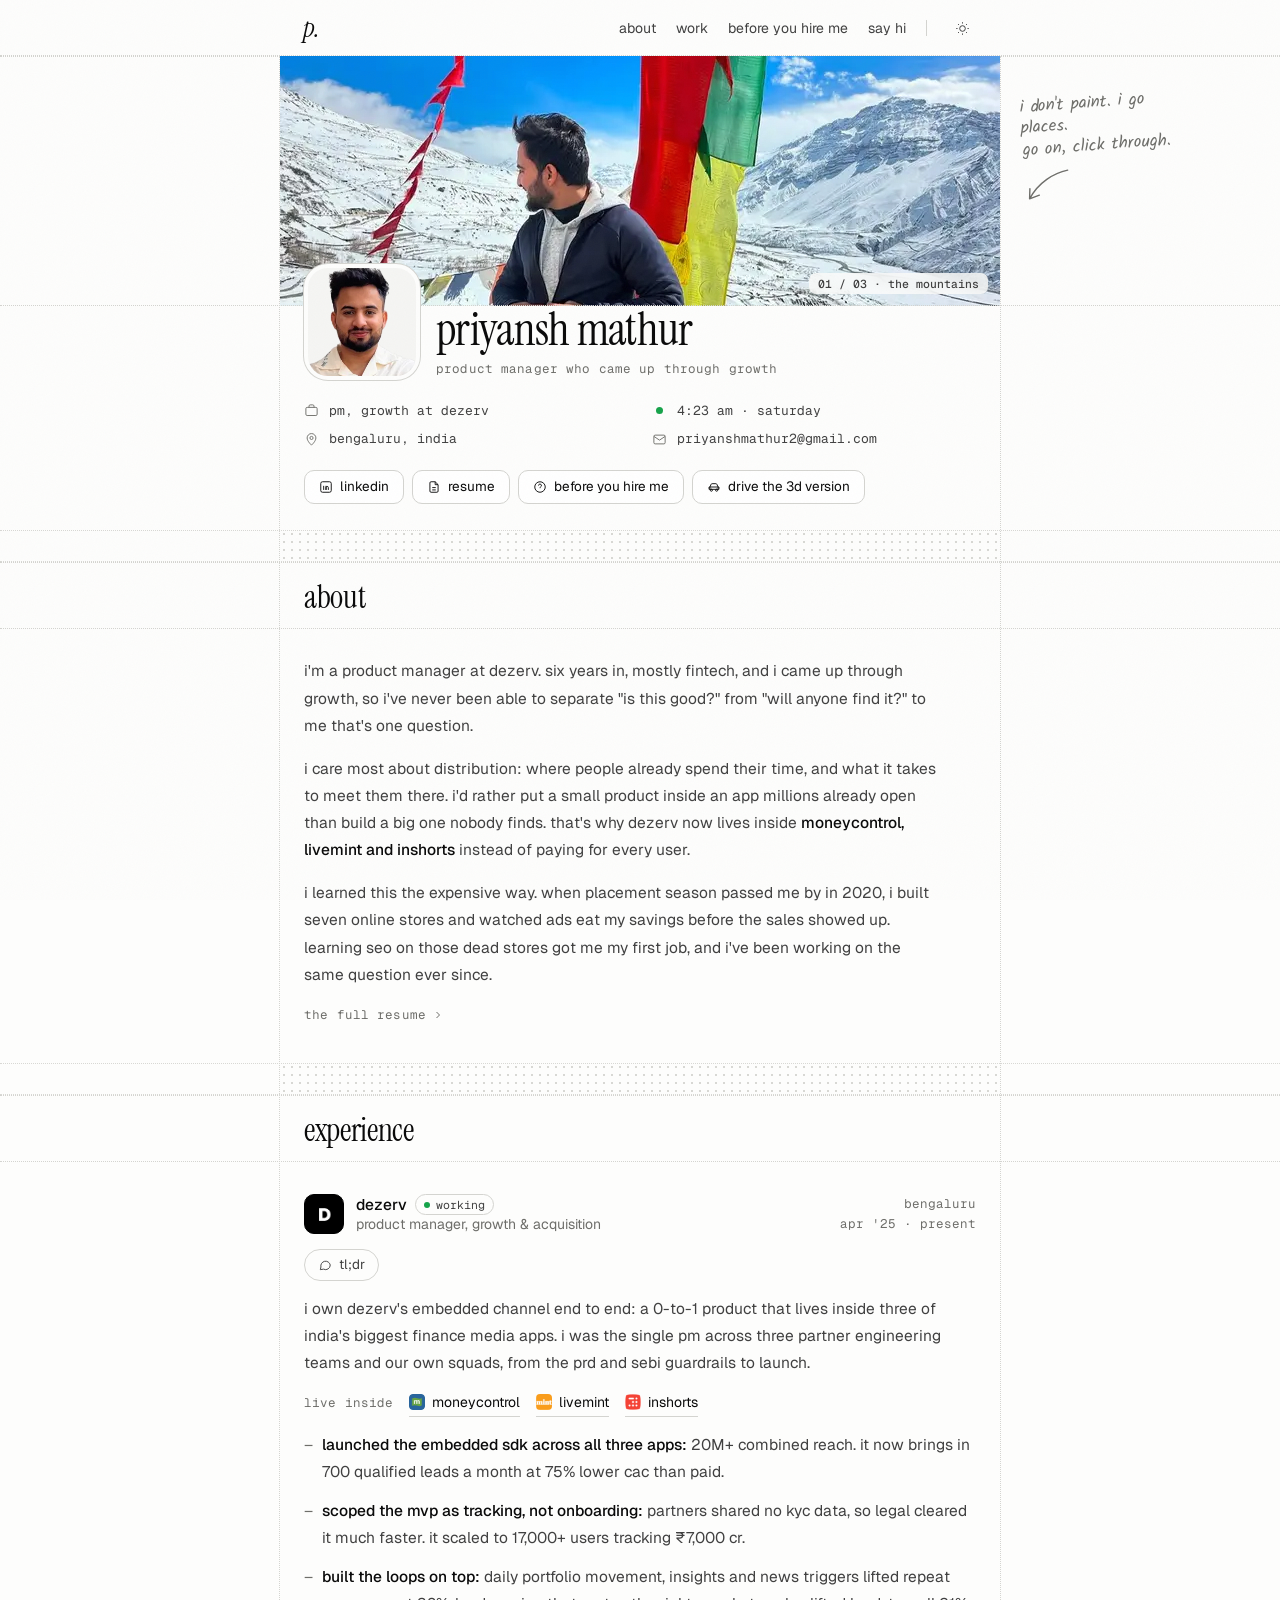
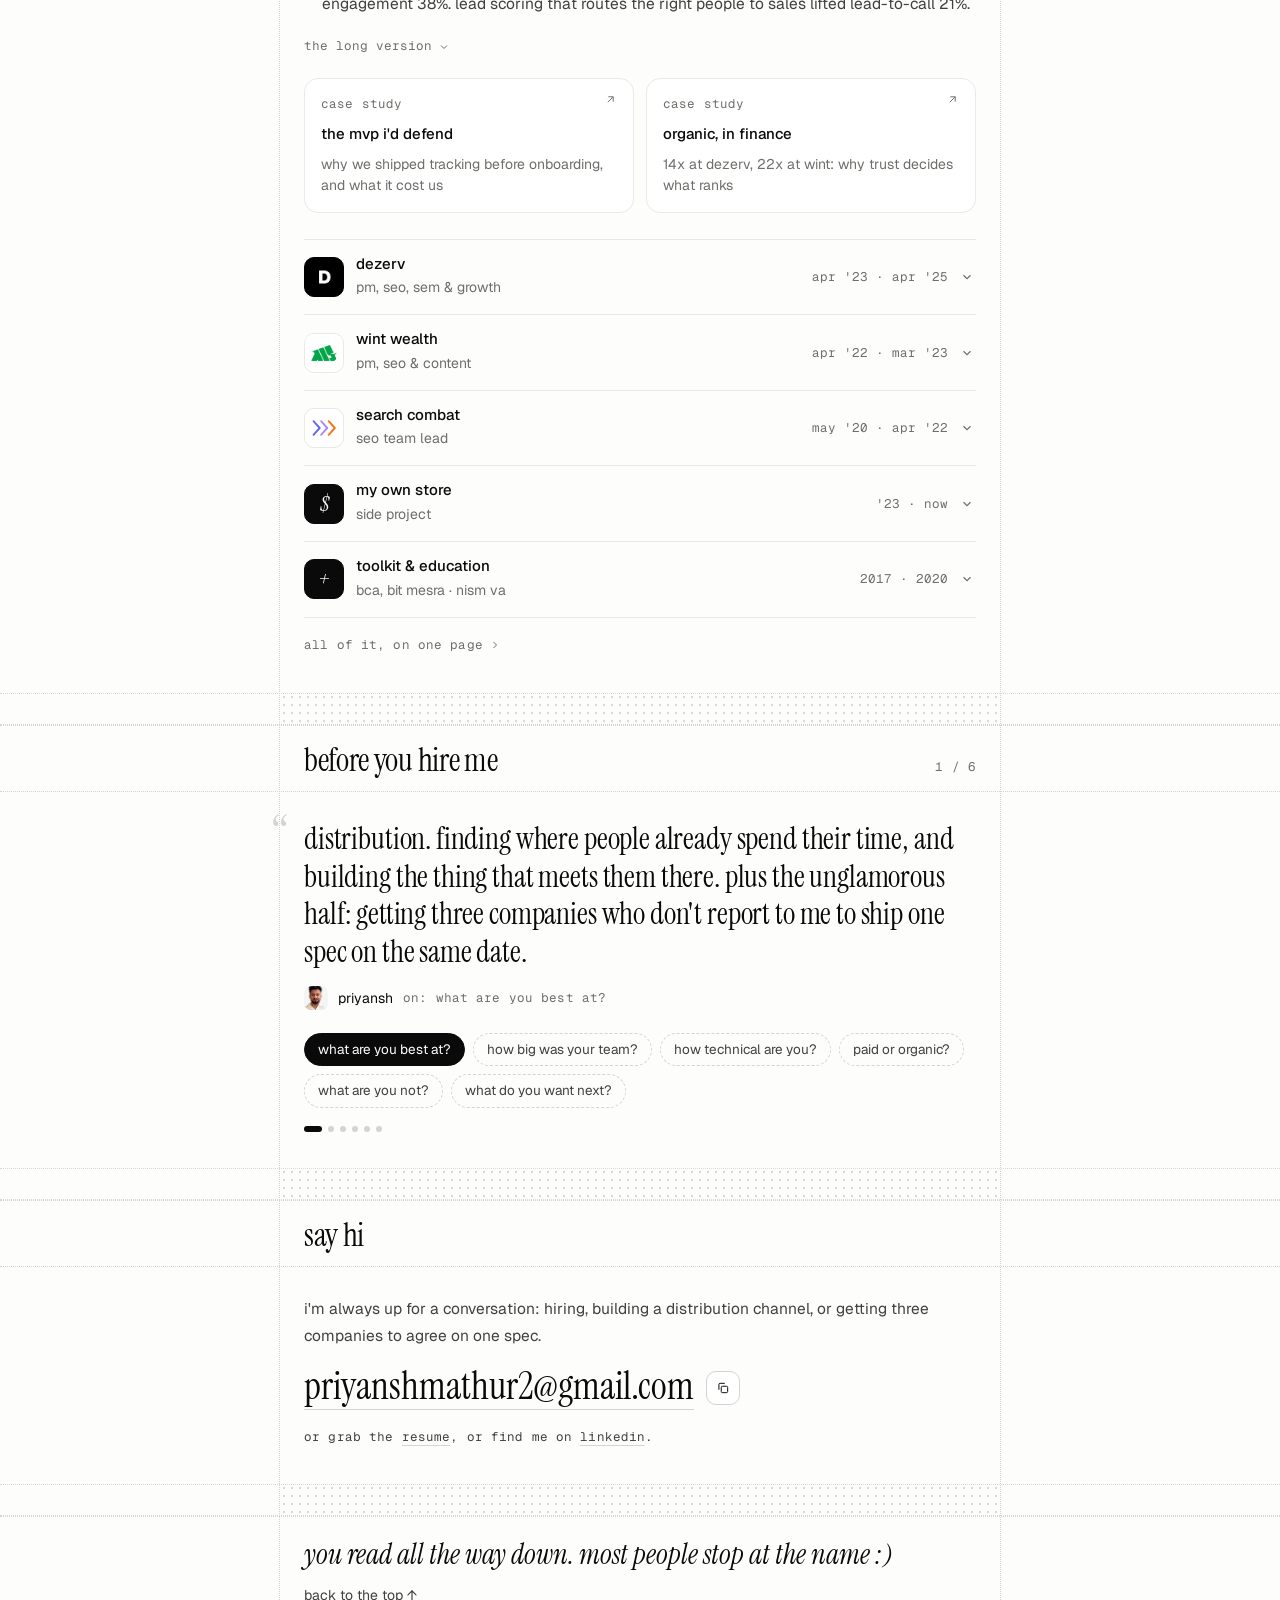
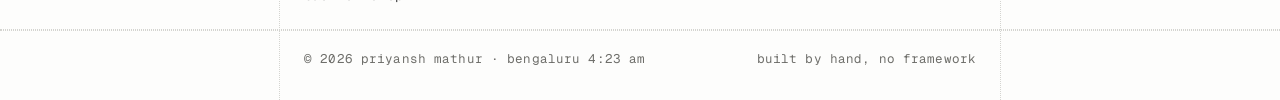
<file: index.html>
<!doctype html>
<html lang="en">
<head>
<meta charset="utf-8">
<meta name="viewport" content="width=device-width, initial-scale=1, viewport-fit=cover">
<title>priyansh mathur · product manager, growth</title>
<meta name="description" content="Priyansh Mathur, PM at Dezerv. Built the embedded SDK inside Moneycontrol, Livemint and Inshorts: 17,000+ users, ₹7,000 Cr tracked, 75% lower CAC.">
<link rel="canonical" href="https://priyanshmathur.com/">
<meta name="theme-color" content="#fdfdfc" media="(prefers-color-scheme: light)">
<meta name="theme-color" content="#0b0b0a" media="(prefers-color-scheme: dark)">
<meta property="og:type" content="profile">
<meta property="og:url" content="https://priyanshmathur.com/">
<meta property="og:title" content="priyansh mathur · product manager, growth">
<meta property="og:description" content="Product manager who came up through growth. Six years, mostly fintech.">
<meta property="og:image" content="https://priyanshmathur.com/assets/og.jpg">
<meta property="og:image:width" content="1200">
<meta property="og:image:height" content="630">
<meta property="og:image:alt" content="Priyansh Mathur, product manager: career line and four headline numbers">
<meta property="og:site_name" content="Priyansh Mathur">
<meta property="og:locale" content="en_IN">
<meta name="twitter:card" content="summary_large_image">
<meta name="twitter:title" content="priyansh mathur · product manager, growth">
<meta name="twitter:description" content="Product manager who came up through growth. Six years, mostly fintech.">
<meta name="twitter:image" content="https://priyanshmathur.com/assets/og.jpg">
<meta name="twitter:image:alt" content="Priyansh Mathur, product manager: career line and four headline numbers">
<link rel="icon" href="data:image/svg+xml,%3Csvg xmlns='http://www.w3.org/2000/svg' viewBox='0 0 64 64'%3E%3Crect width='64' height='64' rx='16' fill='%230a0a0a'/%3E%3Ctext x='20' y='44' font-family='Georgia,serif' font-style='italic' font-size='38' fill='%23fdfdfc'%3Ep.%3C/text%3E%3C/svg%3E">
<script type="application/ld+json">
{"@context":"https://schema.org","@type":"Person","name":"Priyansh Mathur","description":"Product manager in Bengaluru who came up through growth. Built Dezerv's embedded SDK inside Moneycontrol, Livemint and Inshorts.","url":"https://priyanshmathur.com/","image":"https://priyanshmathur.com/assets/priyansh.webp","jobTitle":"Product Manager, Growth & Acquisition","worksFor":{"@type":"Organization","name":"Dezerv","url":"https://dezerv.in"},"alumniOf":{"@type":"CollegeOrUniversity","name":"Birla Institute of Technology, Mesra"},"address":{"@type":"PostalAddress","addressLocality":"Bengaluru","addressCountry":"IN"},"email":"mailto:priyanshmathur2@gmail.com","sameAs":["https://www.linkedin.com/in/priyansh-mathur/"],"knowsAbout":["Product management","Growth","Fintech","SEO","B2B2C SDK integrations","SEBI compliance"]}
</script>
<link rel="preconnect" href="https://fonts.googleapis.com">
<link rel="preconnect" href="https://fonts.gstatic.com" crossorigin>
<link href="https://fonts.googleapis.com/css2?family=Geist:wght@400;500;600&family=Geist+Mono:wght@400;500&family=Instrument+Serif:ital@0;1&family=Kalam&display=swap" rel="stylesheet">
<style>
:root{
  interpolate-size:allow-keywords;
  --bg:#fdfdfc; --fg:#0a0a0a; --fg-2:#404040; --muted:#6e6e6a; --line:#e9e9e7; --line-2:#d4d4d0;
  --card:#ffffff; --hover:#f5f5f3; --live:#16a34a; --tint:#0a0a0a0d;
  --sans:"Geist",ui-sans-serif,system-ui,-apple-system,"Segoe UI",sans-serif;
  --mono:"Geist Mono",ui-monospace,SFMono-Regular,Menlo,monospace;
  --serif:"Instrument Serif",Georgia,serif; --hand:"Kalam","Segoe Print",cursive;
  --ease:cubic-bezier(.16,1,.3,1);
  --spring:linear(0,.047,.165,.321,.49,.654,.799,.918,1.008,1.071,1.108,1.124,1.125,1.114,1.096,1.075,1.054,1.035,1.018,1.004,.995,.988,.985,.984,.985,.987,.989,.992,.994,.997,.999,1,1.001,1.002,1.002,1.002,1.002,1.001,1.001,1);
  --col:720px; --pad:24px; color-scheme:light;
}
:root[data-theme=dark]{--bg:#0b0b0a;--fg:#ededeb;--fg-2:#c4c4c0;--muted:#94948f;--line:#1f1f1d;--line-2:#34342f;--card:#121211;--hover:#191917;--live:#4ade80;--tint:#ffffff10;color-scheme:dark}
@media (prefers-color-scheme:dark){:root:not([data-theme=light]){--bg:#0b0b0a;--fg:#ededeb;--fg-2:#c4c4c0;--muted:#94948f;--line:#1f1f1d;--line-2:#34342f;--card:#121211;--hover:#191917;--live:#4ade80;--tint:#ffffff10;color-scheme:dark}}
*{box-sizing:border-box;margin:0;padding:0}
html{scroll-behavior:smooth;scroll-padding-top:64px}
body{background:var(--bg);color:var(--fg);font:400 15.5px/1.75 var(--sans);-webkit-font-smoothing:antialiased;overflow-x:hidden}
a{color:inherit;text-decoration:none}
button{font:inherit;color:inherit;background:none;border:0;cursor:pointer;text-align:inherit}
img{max-width:100%;display:block}
p,li{text-wrap:pretty} h1,h2,h3{text-wrap:balance;font-weight:400}
::selection{background:var(--tint)}
:focus-visible{outline:1.5px solid var(--fg);outline-offset:3px;border-radius:4px}
.skip{position:absolute;left:12px;top:-60px;z-index:100;background:var(--fg);color:var(--bg);padding:8px 14px;border-radius:8px;font-size:14px}
.skip:focus{top:10px}
.sr-only{position:absolute;width:1px;height:1px;overflow:hidden;clip:rect(0 0 0 0);white-space:nowrap}
.nw{white-space:nowrap}
.mono{font-family:var(--mono);font-size:12.5px;color:var(--muted);letter-spacing:.01em}
.u{border-bottom:1px solid var(--line-2);transition:border-color .2s,color .2s}
.u:hover{border-color:var(--fg);color:var(--fg)}
.more{display:inline-flex;align-items:center;gap:6px;margin-top:16px}
.more:hover{color:var(--fg)}
.more svg{transition:transform .3s var(--ease)}
.more:hover svg{transform:translateX(3px)}

/* subtle paper grain */
body::before{content:"";position:fixed;inset:0;z-index:90;pointer-events:none;opacity:.028;
  background-image:url("data:image/svg+xml,%3Csvg viewBox='0 0 200 200' xmlns='http://www.w3.org/2000/svg'%3E%3Cfilter id='n'%3E%3CfeTurbulence type='fractalNoise' baseFrequency='.9' numOctaves='3' stitchTiles='stitch'/%3E%3C/filter%3E%3Crect width='100%25' height='100%25' filter='url(%23n)'/%3E%3C/svg%3E");background-size:200px}

/* the column, its dotted rails, and full-bleed dotted rules */
.page{position:relative;max-width:calc(var(--col) + 2px);margin:0 auto;border-inline:1px dotted var(--line-2);min-height:100vh}
.rule{position:relative}
.rule::before,.rule::after{content:"";position:absolute;left:50%;width:100vw;transform:translateX(-50%);border-top:1px dotted var(--line-2);pointer-events:none}
.rule::before{top:0}.rule::after{bottom:0}
.rule.top-only::after{display:none}
.rule.bottom-only::before{display:none}
.dots{height:32px;background:radial-gradient(circle,var(--line-2) .9px,transparent 1.2px) 0 0/8px 8px;opacity:.9}
.sec{padding:28px var(--pad) 36px}
.shead{display:flex;justify-content:space-between;align-items:baseline;padding:18px var(--pad) 14px}
h2{font:400 32px/1.1 var(--serif);letter-spacing:-.01em}

/* reveals */
.js .reveal{opacity:0;filter:blur(10px);transform:translateY(14px) scale(.985)}
.reveal{transition:opacity .8s var(--ease),filter .9s var(--ease),transform 1s var(--ease);transition-delay:calc(var(--i,0) * 70ms)}
.js .reveal.in{opacity:1;filter:none;transform:none}
.split .w,.split .ch{display:inline-block;white-space:pre}
.js .split .w,.js .split .ch{opacity:0;filter:blur(12px);transform:translateY(.28em);transition:opacity .7s var(--ease),filter .8s var(--ease),transform .9s var(--ease);transition-delay:calc(var(--k) * var(--st,34ms))}
.js .split.in .w,.js .split.in .ch{opacity:1;filter:none;transform:none}
.slot{display:inline-grid;height:1lh;overflow:hidden;vertical-align:top}
.slot>span{grid-area:1/1}

/* top bar */
.top{position:sticky;top:0;z-index:30;background:color-mix(in srgb,var(--bg) 82%,transparent);backdrop-filter:blur(10px);-webkit-backdrop-filter:blur(10px)}
.top .bar{max-width:calc(var(--col) + 2px);margin:0 auto;display:flex;align-items:center;justify-content:space-between;height:56px;padding:0 var(--pad)}
.mark{font:italic 400 26px/1 var(--serif)}
.nav{display:flex;gap:20px;align-items:center;font-size:14px;color:var(--fg-2)}
.nav a{position:relative}
.nav a::after{content:"";position:absolute;left:0;right:0;bottom:-3px;height:1px;background:currentColor;transform:scaleX(0);transform-origin:right;transition:transform .35s var(--ease)}
.nav a:hover{color:var(--fg)} .nav a:hover::after{transform:scaleX(1);transform-origin:left}
.nav .sep{width:1px;height:16px;background:var(--line-2)}
.theme{width:30px;height:30px;border-radius:8px;display:grid;place-items:center;color:var(--fg-2)}
.theme:hover{background:var(--hover);color:var(--fg)}
.theme .moon{display:none}
:root[data-theme=dark] .theme .sun{display:none} :root[data-theme=dark] .theme .moon{display:block}
@media (prefers-color-scheme:dark){:root:not([data-theme=light]) .theme .sun{display:none}:root:not([data-theme=light]) .theme .moon{display:block}}
@media (max-width:600px){.nav a.opt,.nav .sep{display:none}.nav{gap:16px}}

/* banner: my own photos */
.banner{position:relative;height:250px;background:var(--hover);cursor:pointer;user-select:none;-webkit-user-select:none}
.banner .frame{position:absolute;inset:0;overflow:hidden}
.banner img{position:absolute;inset:0;width:100%;height:100%;object-fit:cover;opacity:0;transform:scale(1.04);transition:opacity 1s var(--ease),transform 6s linear}
.banner img.on{opacity:1;transform:scale(1)}
.banner .tagpill{position:absolute;right:12px;bottom:12px;padding:5px 9px;border-radius:7px;background:color-mix(in srgb,var(--bg) 82%,transparent);backdrop-filter:blur(6px);font:500 11.5px/1 var(--mono);color:var(--fg-2)}
.margin-note{position:absolute;left:calc(100% + 22px);top:36px;width:150px;font:400 17px/1.25 var(--hand);color:var(--muted);transform:rotate(-4deg);pointer-events:none}
.margin-note svg{display:block;margin-top:8px;width:46px;height:34px;stroke:var(--muted);fill:none;stroke-width:1.4;stroke-linecap:round}
@media (max-width:1140px){.margin-note{display:none}}
@media (max-width:520px){.banner{height:200px}}

/* profile */
.profile{padding:0 var(--pad) 26px}
.idrow{display:grid;grid-template-columns:auto 1fr;gap:16px;align-items:end}
.avatar{width:116px;height:116px;border-radius:24px;border:4px solid var(--bg);box-shadow:0 0 0 1px var(--line-2);background:var(--hover);margin-top:-58px;position:relative;z-index:2;overflow:hidden;transition:transform .55s var(--spring)}
.avatar:hover{transform:rotate(-3deg) scale(1.03)}
.avatar img,.who img{width:100%;height:100%;object-fit:cover;object-position:50% 6%;transform:scale(1.45);transform-origin:50% 0}
.name h1{font:400 clamp(38px,7vw,46px)/1 var(--serif);letter-spacing:-.015em}
.name p{margin-top:6px}
@media (max-width:520px){.idrow{grid-template-columns:1fr;gap:12px}.avatar{width:96px;height:96px;margin-top:-48px}}
.meta{display:grid;grid-template-columns:1fr 1fr;gap:10px 24px;margin-top:22px}
.meta div{display:flex;align-items:center;gap:10px;font:400 13px/1.4 var(--mono);color:var(--fg-2);min-width:0}
.meta svg{flex:none;width:15px;height:15px;stroke:var(--muted);fill:none;stroke-width:1.5}
.live{width:7px;height:7px;border-radius:50%;background:var(--live);flex:none;margin-inline:4px;animation:pulse 2.4s 6}
@keyframes pulse{50%{box-shadow:0 0 0 4px color-mix(in srgb,var(--live) 22%,transparent)}}
.copy{overflow:hidden;text-overflow:ellipsis;white-space:nowrap;font:inherit}
.copy:hover{color:var(--fg)}
@media (max-width:560px){.meta{grid-template-columns:1fr}}
.chips{display:flex;flex-wrap:wrap;gap:8px;margin-top:22px}
.chip{display:inline-flex;align-items:center;gap:7px;height:34px;padding:0 14px;border:1px solid var(--line-2);border-radius:10px;font-size:13.5px;background:var(--card);transition:background .15s,border-color .15s}
.chip svg{width:14px;height:14px;stroke:currentColor;fill:none;stroke-width:1.6}
.chip:hover{background:var(--hover);border-color:var(--muted)}

/* about */
.about p{color:var(--fg-2);max-width:64ch}
.about p+p{margin-top:16px}
.about strong{color:var(--fg);font-weight:500}

/* experience */
.job{padding-top:4px}
.job-head{display:grid;grid-template-columns:40px 1fr auto;gap:12px;align-items:center}
.logo{width:40px;height:40px;border-radius:10px;overflow:hidden;display:grid;place-items:center;border:1px solid var(--line);background:#fff;flex:none}
.logo img{width:100%;height:100%;object-fit:cover}
.logo.pad img{width:68%;height:68%;object-fit:contain}
.logo.dark{background:#000;border-color:#000}
.logo.letter{font:italic 400 22px/1 var(--serif);color:var(--bg);background:var(--fg);border-color:var(--fg)}
:root[data-theme=dark] .logo:not(.dark):not(.letter){background:#e8e8e4}
@media (prefers-color-scheme:dark){:root:not([data-theme=light]) .logo:not(.dark):not(.letter){background:#e8e8e4}}
.job-head h3{font:500 15.5px/1.3 var(--sans);display:flex;align-items:center;gap:8px}
.job-head .role{font-size:14px;color:var(--muted);line-height:1.4}
.when{text-align:right;font:400 12.5px/1.6 var(--mono);color:var(--muted);white-space:nowrap}
.pill{display:inline-flex;align-items:center;gap:6px;height:21px;padding:0 8px;border-radius:999px;border:1px solid var(--line-2);font:400 11.5px/1 var(--mono);color:var(--fg-2)}
.pill i{width:6px;height:6px;border-radius:50%;background:var(--live);animation:pulse 2s 6}
@media (max-width:520px){.job-head{grid-template-columns:40px 1fr}.job-head .when{grid-column:2;text-align:left}.job-head .when br{display:none}}

/* tl;dr: a chat reply */
.tldr{margin-top:14px}
.tldr summary{list-style:none;display:inline-flex;align-items:center;gap:7px;height:32px;padding:0 13px;border:1px solid var(--line-2);border-radius:999px;font-size:13.5px;cursor:pointer;color:var(--fg-2);transition:background .2s}
.tldr summary::-webkit-details-marker{display:none}
.tldr summary svg{width:14px;height:14px;stroke:currentColor;fill:none;stroke-width:1.6}
.tldr summary:hover,.tldr[open] summary{background:var(--hover);color:var(--fg)}
.chat{display:flex;gap:10px;margin-top:12px;align-items:flex-start}
.who{width:30px;height:30px;border-radius:9px;overflow:hidden;background:var(--hover);flex:none}
.chat .meta-line{font:400 12px/1 var(--mono);color:var(--muted);display:flex;align-items:center;gap:6px;margin-bottom:6px}
.chat .meta-line i{width:6px;height:6px;border-radius:50%;background:var(--live)}
.bubble{background:var(--card);border:1px solid var(--line);border-radius:4px 14px 14px 14px;padding:10px 14px;font-size:14.5px;line-height:1.55;color:var(--fg-2);max-width:520px}
.tldr[open] .chat{animation:pop .5s var(--spring)}
@keyframes pop{from{opacity:0;transform:translateY(6px) scale(.97)}}

.job>p{margin-top:14px;color:var(--fg-2)}
.inside{display:flex;flex-wrap:wrap;align-items:center;gap:6px 16px;margin-top:14px}
.inside .tag{display:inline-flex;align-items:center;gap:7px;font-size:14px;color:var(--fg);border-bottom:1px solid var(--line-2);padding-bottom:1px}
.inside .tag img{width:16px;height:16px;border-radius:4px}
.dash{list-style:none;margin-top:14px;display:grid;gap:12px}
.dash li{position:relative;padding-left:18px;color:var(--fg-2)}
.dash li::before{content:"–";position:absolute;left:0;color:var(--muted)}
.dash strong{color:var(--fg);font-weight:500}

/* disclosure: the long version */
.long{margin-top:14px}
.long>summary{list-style:none;display:inline-flex;align-items:center;gap:6px;cursor:pointer;font:400 12.5px/1 var(--mono);color:var(--muted)}
.long>summary::-webkit-details-marker{display:none}
.long>summary:hover{color:var(--fg)}
.chev{transition:transform .35s var(--ease)}
details[open]>summary .chev{transform:rotate(180deg)}
details::details-content{height:0;overflow:hidden;transition:height .45s var(--ease),content-visibility .45s allow-discrete}
details[open]::details-content{height:auto}

/* figures, drawn as quiet line art */
.fig{margin-top:16px;border:1px solid var(--line);border-radius:14px;background:var(--card);padding:18px}
.fig figcaption{display:flex;justify-content:space-between;gap:10px;flex-wrap:wrap;margin-bottom:14px}
.flow{display:grid;justify-items:center}
.partners{display:grid;grid-template-columns:repeat(3,1fr);gap:10px;width:100%}
.partner{display:flex;align-items:center;gap:8px;border:1px solid var(--line);border-radius:10px;padding:8px 10px;background:var(--bg);font-size:13.5px;min-width:0}
.partner img{width:22px;height:22px;border-radius:5px;flex:none}
.partner span{overflow:hidden;text-overflow:ellipsis;white-space:nowrap}
.merge{width:100%;height:28px;display:block}
.merge path{fill:none;stroke:var(--line-2);stroke-width:1.2;stroke-dasharray:3 4}
.node{width:100%;border:1px solid var(--line);border-radius:10px;padding:10px 14px;background:var(--bg);display:grid;grid-template-columns:1fr auto;gap:2px 14px;align-items:center}
.node.key{border-color:var(--fg)}
.node b{font-weight:500;font-size:14px}
.node span{font-size:12.5px;color:var(--muted);grid-column:1;line-height:1.4}
.node em{font:400 24px/1 var(--serif);font-style:normal;grid-row:1/3;grid-column:2;text-align:right;white-space:nowrap}
.node em small{display:block;font:400 11px/1.4 var(--mono);color:var(--muted)}
.pipe{width:1px;height:20px;border-left:1px dashed var(--line-2)}
@media (max-width:520px){.partners{grid-template-columns:1fr}.merge{display:none}.node{grid-template-columns:1fr}.node em{grid-row:auto;grid-column:1;text-align:left;margin-top:6px}}
.decision{display:grid;grid-template-columns:120px 1fr;gap:10px 16px;margin-top:16px;font-size:14.5px}
.decision dt{font:400 12px/1.6 var(--mono);color:var(--muted);padding-top:2px}
.decision dd{color:var(--fg-2)}
@media (max-width:560px){.decision{grid-template-columns:1fr}.decision dd{margin-bottom:6px}}
.bars{display:grid;gap:12px}
.bar-row{display:grid;grid-template-columns:104px 1fr;gap:12px;align-items:center}
.bar-row .lbl{font:400 12px/1 var(--mono);color:var(--muted);white-space:nowrap}
.track{position:relative;height:26px;border-radius:6px;background:var(--hover);overflow:hidden}
.fill{position:absolute;inset:0 auto 0 0;width:var(--w);border-radius:6px;background:var(--line-2);transform-origin:left;transition:transform 1.4s var(--ease);transition-delay:calc(var(--i,0) * 120ms)}
.fill.after{background:var(--fg)}
.js details:not([open]) .fill{transform:scaleX(0)}
.track b{position:absolute;left:8px;top:50%;transform:translateY(-50%);font:500 12px/1 var(--mono);color:var(--fg)}
.track b.out{left:auto;right:8px;color:var(--bg)}
.steps{display:grid;grid-template-columns:auto 14px auto 14px auto 14px auto 14px auto;align-items:center;justify-content:space-between;gap:4px}
.step{border:1px solid var(--line);border-radius:9px;padding:6px 9px;background:var(--bg);font-size:12.5px;line-height:1.3}
.step small{display:block;font:400 11px/1.3 var(--mono);color:var(--muted)}
.step.end{border-color:var(--fg)}
.arrow{color:var(--muted);font-family:var(--mono);font-size:13px;text-align:center}
@media (max-width:640px){.steps{grid-template-columns:1fr}.arrow{transform:rotate(90deg);line-height:1}}
.camp{display:grid;grid-template-columns:repeat(37,1fr);gap:3px}
.camp i{aspect-ratio:1;border-radius:3px;background:var(--fg);opacity:.85;transition:transform .5s var(--spring),opacity .5s;transition-delay:calc(var(--k) * 24ms)}
.js details:not([open]) .camp i{transform:scale(0);opacity:0}
@media (max-width:640px){.camp{grid-template-columns:repeat(19,1fr)}}
.shot{display:block;border:1px solid var(--line);border-radius:12px;overflow:hidden;background:#fff}
.shot img{width:100%;height:auto}
:root[data-theme=dark] .shot img{filter:brightness(.85)}
@media (prefers-color-scheme:dark){:root:not([data-theme=light]) .shot img{filter:brightness(.85)}}

/* case-study cards */
.cases{display:grid;grid-template-columns:1fr 1fr;gap:12px;margin-top:20px}
.case{position:relative;isolation:isolate;border:1px solid var(--line);border-radius:14px;background:var(--card);padding:14px 16px 16px;display:flex;flex-direction:column;gap:6px;transition:border-color .2s}
.case:hover{border-color:var(--line-2)}
.case .top-row{display:flex;justify-content:space-between;width:100%;color:var(--muted)}
.case b{font-weight:500;font-size:15px}
.case p{font-size:14px;color:var(--muted);line-height:1.5}
.case::before{content:"";position:absolute;inset:-1px;border-radius:inherit;padding:1px;pointer-events:none;background:radial-gradient(240px circle at var(--mx,-999px) var(--my,-999px),color-mix(in srgb,var(--fg) 40%,transparent),transparent 70%);-webkit-mask:linear-gradient(#000 0 0) content-box,linear-gradient(#000 0 0);-webkit-mask-composite:xor;mask:linear-gradient(#000 0 0) content-box exclude,linear-gradient(#000 0 0);opacity:0;transition:opacity .4s var(--ease)}
.case:hover::before{opacity:1}
@media (max-width:560px){.cases{grid-template-columns:1fr}}

/* the older roles, collapsed */
.rows{margin-top:26px;border-top:1px solid var(--line)}
.row{border-bottom:1px solid var(--line)}
.row>summary{list-style:none;cursor:pointer;display:grid;grid-template-columns:40px 1fr auto 16px;gap:12px;align-items:center;padding:14px 0}
.row>summary::-webkit-details-marker{display:none}
.row>summary b{display:block;font-weight:500;font-size:15px;line-height:1.3}
.row>summary span.r{font-size:14px;color:var(--muted)}
.row>summary .chev{color:var(--muted)}
.row>summary:hover .chev{color:var(--fg)}
.row .inner{padding:0 0 20px 52px}
.row .inner .dash{margin-top:0}
@media (max-width:520px){.row>summary{grid-template-columns:40px 1fr 16px}.row>summary .when{grid-column:2;grid-row:2;text-align:left;margin-top:-8px}.row>summary .chev{grid-column:3;grid-row:1}.row .inner{padding-left:0}}

/* before you hire me */
.ask .answer{position:relative;font:400 clamp(24px,4.4vw,30px)/1.25 var(--serif);letter-spacing:-.005em;min-height:3.75em}
.ask .answer::before{content:"\201C";position:absolute;left:-30px;top:-8px;font:400 52px/1 var(--serif);color:var(--line-2)}
@media (max-width:820px){.ask .answer::before{display:none}}
.ask .answer.swap{animation:swap .55s var(--ease)}
@keyframes swap{from{opacity:0;filter:blur(6px);transform:translateY(6px)}}
.ask .byline{display:flex;align-items:center;gap:10px;margin-top:16px;font-size:14px}
.ask .byline .who{width:24px;height:24px;border-radius:7px}
.qs{display:flex;flex-wrap:wrap;gap:8px;margin-top:22px}
.q{min-height:32px;padding:4px 13px;border-radius:999px;border:1px dashed var(--line-2);font-size:13.5px;color:var(--fg-2);transition:background .2s,border-color .2s,color .2s}
.q:hover{border-style:solid;color:var(--fg)}
.q[aria-pressed=true]{background:var(--fg);border:1px solid var(--fg);color:var(--bg)}
.pager{display:flex;gap:6px;align-items:center}
.pager i{width:6px;height:6px;border-radius:999px;background:var(--line-2);transition:width .35s var(--ease),background .35s}
.pager i.on{width:18px;background:var(--fg)}

/* say hi */
.hi p{color:var(--fg-2)}
.bigmail{display:flex;align-items:center;gap:12px;margin-top:16px}
.bigmail a{min-width:0;font:400 clamp(24px,6vw,38px)/1.15 var(--serif);border-bottom:1px solid var(--line-2);overflow-wrap:anywhere;transition:border-color .2s}
.bigmail a:hover{border-color:var(--fg)}
.iconbtn{flex:none;width:34px;height:34px;border:1px solid var(--line-2);border-radius:10px;display:grid;place-items:center;background:var(--card)}
.iconbtn:hover{background:var(--hover)}
.iconbtn svg{width:14px;height:14px;stroke:currentColor;fill:none;stroke-width:1.7}

/* sign-off + footer */
.signoff{display:flex;justify-content:space-between;align-items:baseline;gap:12px;flex-wrap:wrap;padding:22px var(--pad)}
.signoff em{font:italic 400 clamp(22px,4vw,28px)/1.2 var(--serif)}
.signoff a{font-size:14px;color:var(--fg-2)}
.signoff a:hover{color:var(--fg)}
footer{padding:18px var(--pad) 30px;display:flex;justify-content:space-between;gap:12px;flex-wrap:wrap}

/* toast */
.toast{position:fixed;left:50%;top:12px;transform:translate(-50%,calc(-100% - 24px));opacity:0;visibility:hidden;background:var(--fg);color:var(--bg);font:400 13px/1 var(--mono);padding:10px 14px;border-radius:999px;z-index:96;transition:transform .5s var(--spring),opacity .2s,visibility 0s .5s}
.toast.on{transform:translate(-50%,0);opacity:1;visibility:visible;transition-delay:0s}
@media (max-width:600px){.toast{top:auto;bottom:20px;transform:translate(-50%,calc(100% + 24px))}.toast.on{transform:translate(-50%,0)}}

@media (prefers-reduced-motion:reduce){
  *,*::before,*::after{animation:none!important;transition:none!important;scroll-behavior:auto!important}
  .js .reveal,.js .split .w,.js .split .ch{opacity:1;filter:none;transform:none}
  .js details .fill,.js details .camp i{transform:none!important;opacity:.85}
  .banner img.on{transform:none}
}
@media print{body::before,.top,.theme,.toast,.margin-note,.qs,.pager{display:none}.js .reveal,.js .split .ch,.js .split .w{opacity:1;filter:none;transform:none}details::details-content{height:auto}.fill{transform:none!important}}
</style>
</head>
<body>
<script>document.documentElement.classList.add('js');setTimeout(function(){if(!window.__pm)document.documentElement.classList.remove('js')},2500);try{var t=localStorage.getItem('pm-theme');if(t)document.documentElement.dataset.theme=t}catch(e){}</script>
<a class="skip" href="#main">skip to content</a>

<header class="top rule bottom-only">
  <div class="bar">
    <a class="mark" href="#top" aria-label="Priyansh Mathur, home">p.</a>
    <nav class="nav" aria-label="Sections">
      <a href="#about">about</a>
      <a href="#work">work</a>
      <a class="opt" href="#ask">before you hire me</a>
      <a class="opt" href="#hi">say hi</a>
      <span class="sep" aria-hidden="true"></span>
      <button class="theme" id="theme" aria-label="Dark theme" aria-pressed="false">
        <svg class="sun" width="15" height="15" viewBox="0 0 24 24" fill="none" stroke="currentColor" stroke-width="1.6" aria-hidden="true"><circle cx="12" cy="12" r="4.5"/><path d="M12 2v2M12 20v2M4.9 4.9l1.4 1.4M17.7 17.7l1.4 1.4M2 12h2M20 12h2M4.9 19.1l1.4-1.4M17.7 6.3l1.4-1.4"/></svg>
        <svg class="moon" width="15" height="15" viewBox="0 0 24 24" fill="none" stroke="currentColor" stroke-width="1.6" aria-hidden="true"><path d="M20 14.5A8 8 0 1 1 9.5 4a6.5 6.5 0 0 0 10.5 10.5z"/></svg>
      </button>
    </nav>
  </div>
</header>

<main id="main" class="page">
  <div id="top" class="banner rule" role="group" aria-roledescription="photo carousel" aria-label="Photos from my trips. Click, or press the right arrow, for the next one." tabindex="0">
    <div class="frame">
      <img class="on" src="assets/trip-mountains.webp" alt="Me in the snow, next to a string of prayer flags" width="720" height="900" fetchpriority="high" style="object-position:50% 42%">
      <img src="assets/trip-coast.webp" alt="Me standing on a rock above the sea, palm trees behind" width="720" height="900" loading="lazy" style="object-position:50% 48%">
      <img src="assets/trip-hills.webp" alt="Me with two friends in the hills" width="720" height="900" loading="lazy" style="object-position:50% 55%">
    </div>
    <span class="tagpill" id="tagpill" aria-live="off">01 / 03 · the mountains</span>
    <span class="margin-note" aria-hidden="true">i don't paint. i go places.<br>go on, click through.<svg viewBox="0 0 46 34"><path d="M44 4C30 6 14 14 4 30M4 30l1-10M4 30l10-3"/></svg></span>
  </div>

  <section class="profile">
    <div class="idrow">
      <div class="avatar"><img src="assets/priyansh-300.webp" alt="Portrait of Priyansh Mathur" width="300" height="411"></div>
      <div class="name"><h1 class="split" data-split="chars">priyansh mathur</h1><p class="mono reveal" style="--i:3">product manager who came up through growth</p></div>
    </div>
    <div class="meta reveal" style="--i:4">
      <div><svg viewBox="0 0 24 24" aria-hidden="true"><rect x="3" y="7" width="18" height="13" rx="2"/><path d="M8 7V5a2 2 0 0 1 2-2h4a2 2 0 0 1 2 2v2"/></svg>pm, growth at dezerv</div>
      <div><i class="live" aria-hidden="true"></i><span><span id="clock" aria-hidden="true"></span><span class="sr-only" id="clock-sr"></span></span></div>
      <div><svg viewBox="0 0 24 24" aria-hidden="true"><path d="M12 21s-7-6.2-7-11.5A7 7 0 0 1 19 9.5C19 14.8 12 21 12 21z"/><circle cx="12" cy="9.5" r="2.5"/></svg>bengaluru, india</div>
      <div><svg viewBox="0 0 24 24" aria-hidden="true"><rect x="3" y="5" width="18" height="14" rx="2"/><path d="m3 7 9 6 9-6"/></svg><button class="copy" data-copy="priyanshmathur2@gmail.com" aria-label="Copy email address priyanshmathur2@gmail.com">priyanshmathur2@gmail.com</button></div>
    </div>
    <div class="chips reveal" style="--i:5">
      <a class="chip" data-magnetic href="https://www.linkedin.com/in/priyansh-mathur/" target="_blank" rel="noopener"><svg viewBox="0 0 24 24" aria-hidden="true"><rect x="3" y="3" width="18" height="18" rx="3"/><path d="M8 10v7M8 7v.01M12 17v-4a2 2 0 0 1 4 0v4M12 10v7"/></svg>linkedin</a>
      <a class="chip" data-magnetic href="Priyansh_Mathur_Resume.pdf" download><svg viewBox="0 0 24 24" aria-hidden="true"><path d="M14 3H7a2 2 0 0 0-2 2v14a2 2 0 0 0 2 2h10a2 2 0 0 0 2-2V8z"/><path d="M14 3v5h5M9 13h6M9 17h6"/></svg>resume</a>
      <a class="chip" data-magnetic href="#ask"><svg viewBox="0 0 24 24" aria-hidden="true"><circle cx="12" cy="12" r="9"/><path d="M9.5 9.5a2.5 2.5 0 1 1 3.5 2.3c-.6.3-1 .9-1 1.6v.6M12 17v.01"/></svg>before you hire me</a>
      <a class="chip" data-magnetic href="/play/" title="A drivable 3D version of this portfolio. Takes a few seconds to load."><svg viewBox="0 0 24 24" aria-hidden="true"><path d="M5 16V12l2-4.5A2 2 0 0 1 8.8 6.3h6.4a2 2 0 0 1 1.8 1.2L19 12v4"/><path d="M3.5 12h17M3.5 12v4h17v-4"/><circle cx="7.5" cy="17.5" r="1.8"/><circle cx="16.5" cy="17.5" r="1.8"/></svg>drive the 3d version</a>
    </div>
  </section>

  <div class="dots rule" aria-hidden="true"></div>

  <section id="about" aria-labelledby="about-h">
    <div class="shead rule"><h2 class="split" id="about-h">about</h2></div>
    <div class="sec about">
      <p class="reveal">i'm a product manager at dezerv. six years in, mostly fintech, and i came up through growth, so i've never been able to separate "is this good?" from "will anyone find it?" to me that's one question.</p>
      <p class="reveal">i care most about distribution: where people already spend their time, and what it takes to meet them there. i'd rather put a small product inside an app millions already open than build a big one nobody finds. that's why dezerv now lives inside <strong>moneycontrol, livemint and inshorts</strong> instead of paying for every user.</p>
      <p class="reveal">i learned this the expensive way. when placement season passed me by in 2020, i built seven online stores and watched ads eat my savings before the sales showed up. learning seo on those dead stores got me my first job, and i've been working on the same question ever since.</p>
      <a class="more mono reveal" href="Priyansh_Mathur_Resume.pdf">the full resume <svg width="12" height="12" viewBox="0 0 24 24" fill="none" stroke="currentColor" stroke-width="2" aria-hidden="true"><path d="m9 6 6 6-6 6"/></svg></a>
    </div>
  </section>

  <div class="dots rule" aria-hidden="true"></div>

  <section id="work" aria-labelledby="work-h">
    <div class="shead rule"><h2 class="split" id="work-h">experience</h2></div>
    <div class="sec">
      <article class="job reveal">
        <div class="job-head">
          <span class="logo dark pad"><img src="assets/logos/dezerv.png" alt="" width="32" height="32"></span>
          <div><h3>dezerv <span class="pill"><i aria-hidden="true"></i>working</span></h3><div class="role">product manager, growth &amp; acquisition</div></div>
          <div class="when">bengaluru<br>apr '25 · present</div>
        </div>

        <details class="tldr">
          <summary><svg viewBox="0 0 24 24" aria-hidden="true"><path d="M21 12a8 8 0 0 1-11.6 7.1L4 20l1-4.6A8 8 0 1 1 21 12z"/></svg>tl;dr</summary>
          <div class="chat">
            <span class="who" aria-hidden="true"><img src="assets/priyansh-300.webp" alt="" width="300" height="411" loading="lazy"></span>
            <div><div class="meta-line">priyansh <i aria-hidden="true"></i> online</div><p class="bubble">instead of buying wealth customers through ads, i put dezerv inside the apps they already open every morning.</p></div>
          </div>
        </details>

        <p>i own dezerv's embedded channel end to end: a 0-to-1 product that lives inside three of india's biggest finance media apps. i was the single pm across three partner engineering teams and our own squads, from the prd and sebi guardrails to launch.</p>

        <div class="inside"><span class="mono">live inside</span>
          <span class="tag"><img src="assets/logos/moneycontrol.png" alt="" width="16" height="16" loading="lazy">moneycontrol</span>
          <span class="tag"><img src="assets/logos/livemint.png" alt="" width="16" height="16" loading="lazy">livemint</span>
          <span class="tag"><img src="assets/logos/inshorts.png" alt="" width="16" height="16" loading="lazy">inshorts</span>
        </div>

        <ul class="dash">
          <li><strong>launched the embedded sdk across all three apps:</strong> 20M+ combined reach. it now brings in 700 qualified leads a month at 75% lower cac than paid.</li>
          <li><strong>scoped the mvp as tracking, not onboarding:</strong> partners shared no kyc data, so legal cleared it much faster. it scaled to 17,000+ users tracking ₹7,000 cr.</li>
          <li><strong>built the loops on top:</strong> daily portfolio movement, insights and news triggers lifted repeat engagement 38%. lead scoring that routes the right people to sales lifted lead-to-call 21%.</li>
        </ul>

        <details class="long" id="long">
          <summary>the long version <svg class="chev" width="12" height="12" viewBox="0 0 24 24" fill="none" stroke="currentColor" stroke-width="2" aria-hidden="true"><path d="m6 9 6 6 6-6"/></svg></summary>
          <figure class="fig">
            <figcaption><span class="mono">how the channel works</span><span class="mono">20M+ combined reach</span></figcaption>
            <div class="flow" role="img" aria-label="Moneycontrol, Livemint and Inshorts each embed the Dezerv SDK: portfolio tracking for 17,000+ users and ₹7,000 Cr. A daily loop lifted repeat engagement 38%. Lead scoring lifted lead-to-call 21%. Result: 700 qualified leads a month.">
              <div class="partners">
                <div class="partner"><img src="assets/logos/moneycontrol.png" alt="" width="22" height="22" loading="lazy"><span>moneycontrol</span></div>
                <div class="partner"><img src="assets/logos/livemint.png" alt="" width="22" height="22" loading="lazy"><span>livemint</span></div>
                <div class="partner"><img src="assets/logos/inshorts.png" alt="" width="22" height="22" loading="lazy"><span>inshorts</span></div>
              </div>
              <svg class="merge" viewBox="0 0 600 28" preserveAspectRatio="none" aria-hidden="true"><path d="M100 0 C100 16 300 12 300 28"/><path d="M300 0 L300 28"/><path d="M500 0 C500 16 300 12 300 28"/></svg>
              <div class="node key"><b>dezerv sdk, inside each app</b><span>portfolio tracking · no kyc data shared with partners</span><em>17,000+<small>users · ₹7,000 cr</small></em></div>
              <div class="pipe"></div>
              <div class="node"><b>a reason to come back daily</b><span>portfolio movement · insights · news-linked triggers</span><em>+38%<small>repeat engagement</small></em></div>
              <div class="pipe"></div>
              <div class="node"><b>lead scoring</b><span>reads call-booking patterns by partner cohort · routes to sales</span><em>+21%<small>lead-to-call</small></em></div>
              <div class="pipe"></div>
              <div class="node key"><b>qualified leads</b><span>at 75% lower cac than paid acquisition</span><em>700/mo</em></div>
            </div>
          </figure>
          <dl class="decision" id="decision">
            <dt>the problem</dt><dd>three partners, three engineering teams that don't report to me, and a regulator watching. every extra screen in the spec was another legal review and another month.</dd>
            <dt>what i chose</dt><dd>ship portfolio tracking, not full onboarding. a view of what a user already holds, and a reason to open it every morning.</dd>
            <dt>what i gave up</dt><dd>onboarding inside the partner app. anyone who decided to invest had to leave and finish on ours.</dd>
            <dt>what happened</dt><dd>no kyc data changed hands, legal cleared much faster, and the channel scaled to 17,000+ users. the loops on top did the rest.</dd>
          </dl>
        </details>

        <div class="cases">
          <button class="case" data-open="long" data-scroll="decision"><span class="top-row"><span class="mono">case study</span><svg width="13" height="13" viewBox="0 0 24 24" fill="none" stroke="currentColor" stroke-width="1.8" aria-hidden="true"><path d="M7 17 17 7M8 7h9v9"/></svg></span><b>the mvp i'd defend</b><p>why we shipped tracking before onboarding, and what it cost us</p></button>
          <button class="case" data-open="row-seo" data-scroll="row-seo"><span class="top-row"><span class="mono">case study</span><svg width="13" height="13" viewBox="0 0 24 24" fill="none" stroke="currentColor" stroke-width="1.8" aria-hidden="true"><path d="M7 17 17 7M8 7h9v9"/></svg></span><b>organic, in finance</b><p>14x at dezerv, 22x at wint: why trust decides what ranks</p></button>
        </div>
      </article>

      <div class="rows reveal">
        <details class="row" id="row-seo">
          <summary><span class="logo dark pad"><img src="assets/logos/dezerv.png" alt="" width="32" height="32" loading="lazy"></span><span><b>dezerv</b><span class="r">pm, seo, sem &amp; growth</span></span><span class="when">apr '23 · apr '25</span><svg class="chev" width="14" height="14" viewBox="0 0 24 24" fill="none" stroke="currentColor" stroke-width="2" aria-hidden="true"><path d="m6 9 6 6 6-6"/></svg></summary>
          <div class="inner">
            <ul class="dash">
              <li><strong>organic went from 10k to 140k sessions a month (14x)</strong> across pms, mutual funds and bonds, through programmatic templates and topic clusters. it's now 29% of new eligible lead signups.</li>
              <li><strong>wrote the prds for the template system</strong> and worked through rendering, internal linking and page speed with engineering.</li>
              <li><strong>ran paid and organic together,</strong> and judged every keyword on blended cac.</li>
            </ul>
            <figure class="fig">
              <figcaption><span class="mono">organic growth, drawn to scale</span><span class="mono">monthly sessions</span></figcaption>
              <div class="bars" role="img" aria-label="Bar chart: Wint Wealth grew from 7K to 153K monthly visits, 22x. Dezerv grew from 10K to 140K monthly sessions, 14x.">
                <div class="bar-row"><span class="lbl">wint, before</span><div class="track"><span class="fill" style="--w:4.6%"></span><b style="left:calc(4.6% + 8px)">7k</b></div></div>
                <div class="bar-row"><span class="lbl">wint, after</span><div class="track"><span class="fill after" style="--w:100%;--i:1"></span><b class="out">153k · 22x</b></div></div>
                <div class="bar-row"><span class="lbl">dezerv, before</span><div class="track"><span class="fill" style="--w:6.5%;--i:2"></span><b style="left:calc(6.5% + 8px)">10k</b></div></div>
                <div class="bar-row"><span class="lbl">dezerv, after</span><div class="track"><span class="fill after" style="--w:91.5%;--i:3"></span><b class="out" style="right:calc(8.5% + 8px)">140k · 14x</b></div></div>
              </div>
            </figure>
          </div>
        </details>

        <details class="row">
          <summary><span class="logo"><img src="assets/logos/wint.png" alt="" width="40" height="40" loading="lazy"></span><span><b>wint wealth</b><span class="r">pm, seo &amp; content</span></span><span class="when">apr '22 · mar '23</span><svg class="chev" width="14" height="14" viewBox="0 0 24 24" fill="none" stroke="currentColor" stroke-width="2" aria-hidden="true"><path d="m6 9 6 6 6-6"/></svg></summary>
          <div class="inner">
            <ul class="dash">
              <li><strong>owned the investor-facing roadmap:</strong> quick wins that ranked in weeks, against category pages that took months but sat closest to a purchase. ran user testing with retail investors.</li>
              <li><strong>7k to 153k monthly visits (22x)</strong> through information architecture, reusable templates, and tools like the bonds directory and fd calculators.</li>
              <li><strong>built trust into the product:</strong> named authors, expert review on every claim, sourced data, and disclosures signed off with compliance.</li>
            </ul>
            <figure class="fig">
              <figcaption><span class="mono">500+ articles a month</span><span class="mono">sebi-sensitive claims kept out</span></figcaption>
              <div class="steps" role="img" aria-label="Workflow: writers and agencies, then 5 editors, then 7 subject-matter experts, then compliance sign-off, then 500+ articles a month published.">
                <span class="step">writers &amp; agencies<small>drafts</small></span><span class="arrow" aria-hidden="true">→</span>
                <span class="step">5 editors<small>structure, sources</small></span><span class="arrow" aria-hidden="true">→</span>
                <span class="step">7 experts<small>every claim</small></span><span class="arrow" aria-hidden="true">→</span>
                <span class="step">compliance<small>disclosures</small></span><span class="arrow" aria-hidden="true">→</span>
                <span class="step end">500+ / month<small>published</small></span>
              </div>
            </figure>
          </div>
        </details>

        <details class="row">
          <summary><span class="logo pad"><img src="assets/logos/searchcombat.svg" alt="" width="36" height="36" loading="lazy"></span><span><b>search combat</b><span class="r">seo team lead</span></span><span class="when">may '20 · apr '22</span><svg class="chev" width="14" height="14" viewBox="0 0 24 24" fill="none" stroke="currentColor" stroke-width="2" aria-hidden="true"><path d="m6 9 6 6 6-6"/></svg></summary>
          <div class="inner">
            <ul class="dash">
              <li><strong>started as the intern who cold-messaged the owner</strong> of this australian agency, with no experience and no portfolio. ended up leading the team.</li>
              <li><strong>led 7 specialists across 37 enterprise seo campaigns,</strong> mostly people i hired raw and taught from zero.</li>
              <li><strong>owned client reporting and retention.</strong> most of how i handle stakeholders today, i learned on those calls.</li>
            </ul>
            <figure class="fig">
              <figcaption><span class="mono">37 campaigns</span><span class="mono">one square each</span></figcaption>
              <div class="camp" role="img" aria-label="37 squares, one per enterprise campaign."><i style="--k:0"></i><i style="--k:1"></i><i style="--k:2"></i><i style="--k:3"></i><i style="--k:4"></i><i style="--k:5"></i><i style="--k:6"></i><i style="--k:7"></i><i style="--k:8"></i><i style="--k:9"></i><i style="--k:10"></i><i style="--k:11"></i><i style="--k:12"></i><i style="--k:13"></i><i style="--k:14"></i><i style="--k:15"></i><i style="--k:16"></i><i style="--k:17"></i><i style="--k:18"></i><i style="--k:19"></i><i style="--k:20"></i><i style="--k:21"></i><i style="--k:22"></i><i style="--k:23"></i><i style="--k:24"></i><i style="--k:25"></i><i style="--k:26"></i><i style="--k:27"></i><i style="--k:28"></i><i style="--k:29"></i><i style="--k:30"></i><i style="--k:31"></i><i style="--k:32"></i><i style="--k:33"></i><i style="--k:34"></i><i style="--k:35"></i><i style="--k:36"></i></div>
            </figure>
          </div>
        </details>

        <details class="row">
          <summary><span class="logo letter" aria-hidden="true">$</span><span><b>my own store</b><span class="r">side project</span></span><span class="when">'23 · now</span><svg class="chev" width="14" height="14" viewBox="0 0 24 24" fill="none" stroke="currentColor" stroke-width="2" aria-hidden="true"><path d="m6 9 6 6 6-6"/></svg></summary>
          <div class="inner">
            <ul class="dash">
              <li><strong>the one store that survived,</strong> built and ranked in my own time. it reached #1 for money keywords with no ad spend behind it.</li>
              <li><strong>$217,799 in gross sales</strong> since january 2023, all organic.</li>
            </ul>
            <figure class="fig" style="padding:10px">
              <a class="shot" href="assets/sales.webp" target="_blank" rel="noopener" aria-label="Open the full store sales report"><img src="assets/sales-chart.webp" alt="Store net sales by quarter from January 2023: flat until mid 2023, peaking at $42,614 in the January 2024 quarter." width="980" height="356" loading="lazy"></a>
            </figure>
          </div>
        </details>

        <details class="row">
          <summary><span class="logo letter" aria-hidden="true">+</span><span><b>toolkit &amp; education</b><span class="r">bca, bit mesra · nism va</span></span><span class="when">2017 · 2020</span><svg class="chev" width="14" height="14" viewBox="0 0 24 24" fill="none" stroke="currentColor" stroke-width="2" aria-hidden="true"><path d="m6 9 6 6 6-6"/></svg></summary>
          <div class="inner">
            <ul class="dash">
              <li><strong>product:</strong> 0-to-1 launches, prds and user stories, roadmapping, sprint planning in jira, b2b2c and sdk integrations, user testing in figma, sebi compliance.</li>
              <li><strong>growth:</strong> cac and funnel economics, a/b testing, activation and retention loops, lifecycle messaging in webengage, seo for finance.</li>
              <li><strong>data &amp; ai:</strong> ga4, gsc, sql, cohort and funnel analysis, python, llm-based internal workflows, ahrefs, semrush.</li>
              <li><strong>education:</strong> bca in computer science, birla institute of technology, mesra (2017 to 2020). nism series v-a mutual fund distributors, google fundamentals of digital marketing, semrush on-page and technical seo.</li>
            </ul>
          </div>
        </details>
      </div>
      <a class="more mono" href="Priyansh_Mathur_Resume.pdf">all of it, on one page <svg width="12" height="12" viewBox="0 0 24 24" fill="none" stroke="currentColor" stroke-width="2" aria-hidden="true"><path d="m9 6 6 6-6 6"/></svg></a>
    </div>
  </section>

  <div class="dots rule" aria-hidden="true"></div>

  <section id="ask" class="ask" aria-labelledby="ask-h">
    <div class="shead rule"><h2 class="split" id="ask-h">before you hire me</h2><span class="mono" id="ask-n" aria-hidden="true">1 / 6</span></div>
    <div class="sec">
      <p class="answer reveal" id="answer" aria-live="polite">distribution. finding where people already spend their time, and building the thing that meets them there. plus the unglamorous half: getting three companies who don't report to me to ship one spec on the same date.</p>
      <div class="byline reveal"><span class="who" aria-hidden="true"><img src="assets/priyansh-300.webp" alt="" width="300" height="411" loading="lazy"></span><span>priyansh</span><span class="mono" id="ask-q">on: what are you best at?</span></div>
      <div class="qs reveal" role="group" aria-label="Questions">
        <button class="q" aria-pressed="true" data-a="distribution. finding where people already spend their time, and building the thing that meets them there. plus the unglamorous half: getting three companies who don't report to me to ship one spec on the same date.">what are you best at?</button>
        <button class="q" aria-pressed="false" data-a="on the embedded channel i was the single pm across three partner engineering teams and our own squads. none of them reported to me, so most of the job was getting one spec agreed and shipped, inside sebi's rules.">how big was your team?</button>
        <button class="q" aria-pressed="false" data-a="a bca in computer science, sql and python most weeks, and enough hands-on building that engineers argue with me about the right things. i wrote the prds for dezerv's page system and worked through rendering and page speed with engineering.">how technical are you?</button>
        <button class="q" aria-pressed="false" data-a="both, judged on blended cac. but i learned the expensive way that paid attention is rented: ads ate my savings across seven stores. organic is what eventually made one of them work.">paid or organic?</button>
        <button class="q" aria-pressed="false" data-a="i've led individual contributors and external teams, not an org of pms. and i'm not a design-led pm. better you hear it here than in round four.">what are you not?</button>
        <button class="q" aria-pressed="false" data-a="deeper product ownership in fintech and wealth. i've done 0 to 1 inside someone else's app. next, i'd like to do it on a surface the company owns.">what do you want next?</button>
      </div>
      <div class="pager reveal" id="pager" aria-hidden="true" style="margin-top:18px"><i class="on"></i><i></i><i></i><i></i><i></i><i></i></div>
    </div>
  </section>

  <div class="dots rule" aria-hidden="true"></div>

  <section id="hi" class="hi" aria-labelledby="hi-h">
    <div class="shead rule"><h2 class="split" id="hi-h">say hi</h2></div>
    <div class="sec">
      <p class="reveal">i'm always up for a conversation: hiring, building a distribution channel, or getting three companies to agree on one spec.</p>
      <div class="bigmail reveal" style="--i:1">
        <a href="mailto:priyanshmathur2@gmail.com">priyanshmathur2@gmail.com</a>
        <button class="iconbtn" data-copy="priyanshmathur2@gmail.com" aria-label="Copy email address"><svg viewBox="0 0 24 24" aria-hidden="true"><rect x="9" y="9" width="11" height="11" rx="2"/><path d="M5 15V6a2 2 0 0 1 2-2h8"/></svg></button>
      </div>
      <p class="mono reveal" style="--i:2;margin-top:16px">or grab the <a class="u" href="Priyansh_Mathur_Resume.pdf" download>resume</a>, or find me on <a class="u" href="https://www.linkedin.com/in/priyansh-mathur/" target="_blank" rel="noopener">linkedin</a>.</p>
    </div>
  </section>

  <div class="dots rule" aria-hidden="true"></div>

  <div class="signoff rule reveal">
    <em>you read all the way down. most people stop at the name :)</em>
    <a href="#top">back to the top ↑</a>
  </div>

  <footer class="rule top-only">
    <span class="mono">© 2026 priyansh mathur · bengaluru <span id="clock2"></span></span>
    <span class="mono">built by hand, no framework</span>
  </footer>
</main>
<div class="toast" id="toast" role="status" aria-live="polite"></div>

<script>
(() => {
  const $ = s => document.querySelector(s), $$ = s => [...document.querySelectorAll(s)];
  const reduce = matchMedia('(prefers-reduced-motion: reduce)').matches;
  const fine = matchMedia('(hover: hover) and (pointer: fine)').matches;

  /* theme */
  const syncTheme = () => {
    const root = document.documentElement, dark = root.dataset.theme ? root.dataset.theme === 'dark' : matchMedia('(prefers-color-scheme: dark)').matches;
    $('#theme').setAttribute('aria-pressed', String(dark));
    $$('meta[name=theme-color]').forEach(m => { m.content = dark ? '#0b0b0a' : '#fdfdfc'; if (root.dataset.theme) m.removeAttribute('media'); });
  };
  syncTheme();
  $('#theme').addEventListener('click', () => {
    const root = document.documentElement;
    const dark = root.dataset.theme ? root.dataset.theme === 'dark' : matchMedia('(prefers-color-scheme: dark)').matches;
    const flip = () => { root.dataset.theme = dark ? 'light' : 'dark'; try { localStorage.setItem('pm-theme', root.dataset.theme); } catch (e) {} syncTheme(); };
    document.startViewTransition && !reduce ? document.startViewTransition(flip) : flip();
  });

  /* toast + copy */
  let tt;
  const toast = msg => { const t = $('#toast'); t.textContent = msg; t.classList.add('on'); clearTimeout(tt); tt = setTimeout(() => t.classList.remove('on'), 1800); };
  $$('[data-copy]').forEach(b => b.addEventListener('click', async () => {
    try { await navigator.clipboard.writeText(b.dataset.copy); toast('email copied'); }
    catch (e) { location.href = 'mailto:' + b.dataset.copy; }
  }));

  /* split headings */
  $$('.split').forEach(el => {
    const text = el.textContent.trim(), byChar = el.dataset.split === 'chars';
    el.textContent = '';
    const sr = document.createElement('span'); sr.className = 'sr-only'; sr.textContent = text;
    const vis = document.createElement('span'); vis.setAttribute('aria-hidden', 'true');
    let k = 0;
    text.split(' ').forEach((word, wi, arr) => {
      if (byChar) for (const c of word) { const s = document.createElement('span'); s.className = 'ch'; s.style.setProperty('--k', k++); s.textContent = c; vis.appendChild(s); }
      else { const s = document.createElement('span'); s.className = 'w'; s.style.setProperty('--k', k++); s.style.setProperty('--st', '70ms'); s.textContent = word; vis.appendChild(s); }
      if (wi < arr.length - 1) { vis.appendChild(document.createTextNode(' ')); k++; }
    });
    el.append(sr, vis);
  });

  /* reveal on scroll */
  const targets = $$('.reveal, .split');
  const show = el => el.classList.add('in');
  if (reduce || !('IntersectionObserver' in window)) targets.forEach(show);
  else {
    const io = new IntersectionObserver(es => es.forEach(e => { if (e.isIntersecting) { show(e.target); io.unobserve(e.target); } }), { rootMargin: '0px 0px -7% 0px' });
    targets.forEach(t => io.observe(t));
    const atEnd = () => { if (innerHeight + scrollY >= document.documentElement.scrollHeight - 4) { targets.forEach(show); io.disconnect(); removeEventListener('scroll', atEnd); } };
    addEventListener('scroll', atEnd, { passive: true });
  }

  /* live clock: changed characters slide up */
  const fmt = new Intl.DateTimeFormat('en-IN', { timeZone: 'Asia/Kolkata', hour: 'numeric', minute: '2-digit', weekday: 'long', hour12: true });
  const clock = $('#clock'), clockSr = $('#clock-sr'), slots = [];
  const tick = () => {
    const parts = fmt.formatToParts(new Date()), get = t => (parts.find(p => p.type === t) || {}).value || '';
    const s = `${get('hour')}:${get('minute')} ${get('dayPeriod').toLowerCase()} · ${get('weekday').toLowerCase()}`;
    clockSr.textContent = s.replace(/ /g, ' ') + ' in Bengaluru';
    $('#clock2').textContent = `${get('hour')}:${get('minute')} ${get('dayPeriod').toLowerCase()}`;
    while (slots.length < s.length) { const sl = document.createElement('span'); sl.className = 'slot'; clock.appendChild(sl); slots.push(sl); }
    while (slots.length > s.length) slots.pop().remove();
    [...s].forEach((c, i) => {
      const sl = slots[i]; if (sl.dataset.v === c) return; sl.dataset.v = c;
      const old = sl.lastElementChild, nu = document.createElement('span'); nu.textContent = c; sl.appendChild(nu);
      if (!old) return;
      if (reduce || document.hidden) return old.remove();
      old.animate([{ transform: 'none', opacity: 1 }, { transform: 'translateY(-70%)', opacity: 0, filter: 'blur(2px)' }], { duration: 420, easing: 'cubic-bezier(.16,1,.3,1)' }).onfinish = () => old.remove();
      nu.animate([{ transform: 'translateY(70%)', opacity: 0, filter: 'blur(2px)' }, { transform: 'none', opacity: 1 }], { duration: 520, easing: 'cubic-bezier(.16,1,.3,1)' });
    });
  };
  tick(); setInterval(tick, 30000);

  /* banner: click or arrow keys to flip through the photos */
  const banner = $('#top'), imgs = $$('#top img'), names = ['the mountains', 'the coast', 'the hills'], pill = $('#tagpill');
  let cur = 0, timer;
  const go = n => {
    imgs[cur].classList.remove('on'); cur = (n + imgs.length) % imgs.length; imgs[cur].classList.add('on');
    pill.textContent = `0${cur + 1} / 0${imgs.length} · ${names[cur]}`;
  };
  const arm = () => pill.setAttribute('aria-live', 'polite');
  const restart = () => { clearInterval(timer); if (!reduce) timer = setInterval(() => { if (!banner.matches(':hover') && !document.hidden) go(cur + 1); }, 7000); };
  banner.addEventListener('click', () => { arm(); go(cur + 1); restart(); });
  banner.addEventListener('keydown', e => {
    if (e.key === 'ArrowRight' || e.key === 'Enter' || e.key === ' ') { arm(); go(cur + 1); restart(); e.preventDefault(); }
    if (e.key === 'ArrowLeft') { arm(); go(cur - 1); restart(); e.preventDefault(); }
  });
  restart();

  /* case cards open the matching section */
  $$('[data-open]').forEach(b => b.addEventListener('click', () => {
    const d = document.getElementById(b.dataset.open); if (d) d.open = true;
    const t = document.getElementById(b.dataset.scroll); if (t) setTimeout(() => t.scrollIntoView({ behavior: reduce ? 'auto' : 'smooth', block: 'start' }), 120);
  }));

  /* spotlight edges + magnetic chips (mouse only) */
  if (fine && !reduce) {
    $$('.case').forEach(el => el.addEventListener('pointermove', e => {
      const r = el.getBoundingClientRect(); el.style.setProperty('--mx', (e.clientX - r.left) + 'px'); el.style.setProperty('--my', (e.clientY - r.top) + 'px');
    }));
    $$('[data-magnetic]').forEach(el => {
      el.addEventListener('pointermove', e => { const r = el.getBoundingClientRect();
        el.animate({ translate: `${(e.clientX - r.left - r.width / 2) * .2}px ${(e.clientY - r.top - r.height / 2) * .3}px` }, { duration: 220, easing: 'cubic-bezier(.16,1,.3,1)', fill: 'forwards' }); });
      el.addEventListener('pointerleave', () => el.animate({ translate: '0px 0px' }, { duration: 900, easing: getComputedStyle(document.documentElement).getPropertyValue('--spring').trim() || 'ease-out', fill: 'forwards' }));
    });
  }

  /* before you hire me */
  const qs = $$('.q'), ans = $('#answer'), dots = $$('#pager i');
  qs.forEach((q, i) => q.addEventListener('click', () => {
    qs.forEach(o => o.setAttribute('aria-pressed', String(o === q)));
    dots.forEach((d, k) => d.classList.toggle('on', k === i));
    $('#ask-n').textContent = `${i + 1} / ${qs.length}`;
    $('#ask-q').textContent = 'on: ' + q.textContent;
    ans.textContent = q.dataset.a;
    if (!reduce) { ans.classList.remove('swap'); void ans.offsetWidth; ans.classList.add('swap'); }
  }));

  window.__pm = 1;
})();
</script>
</body>
</html>
</file>
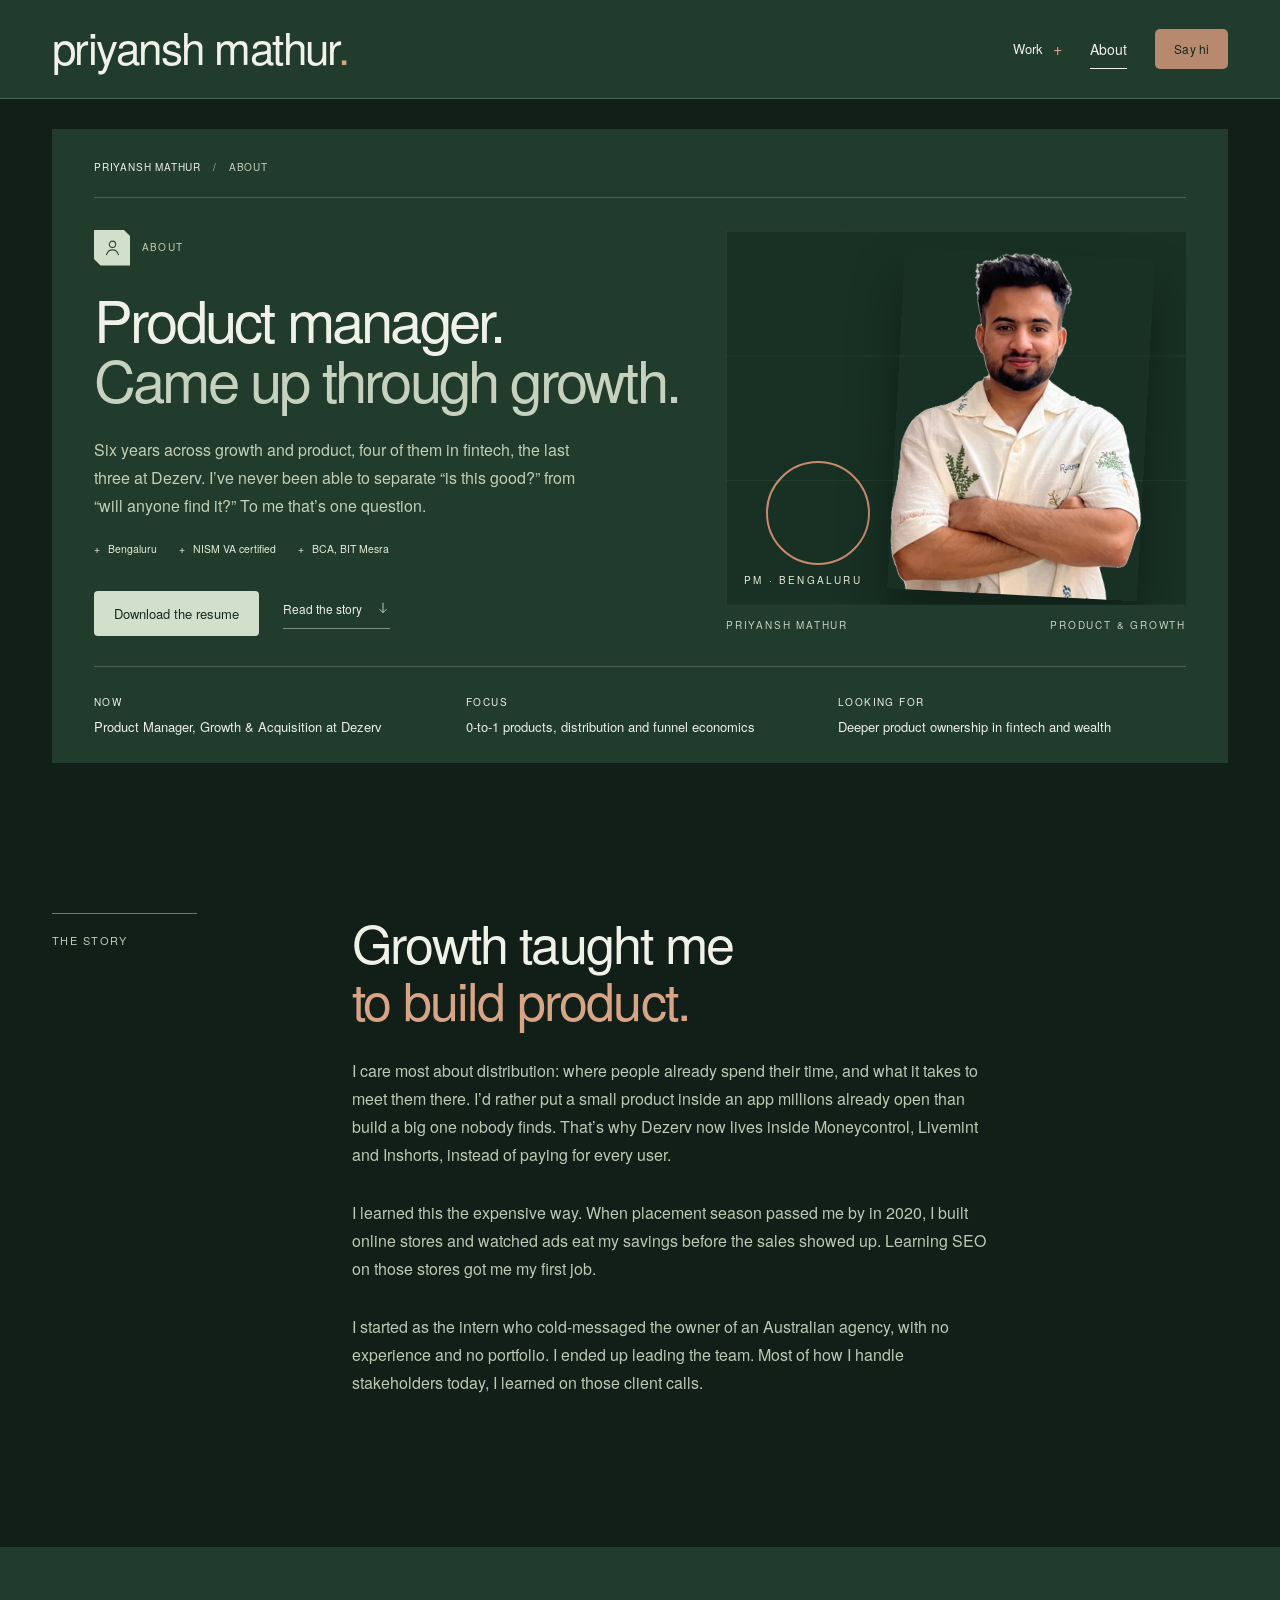
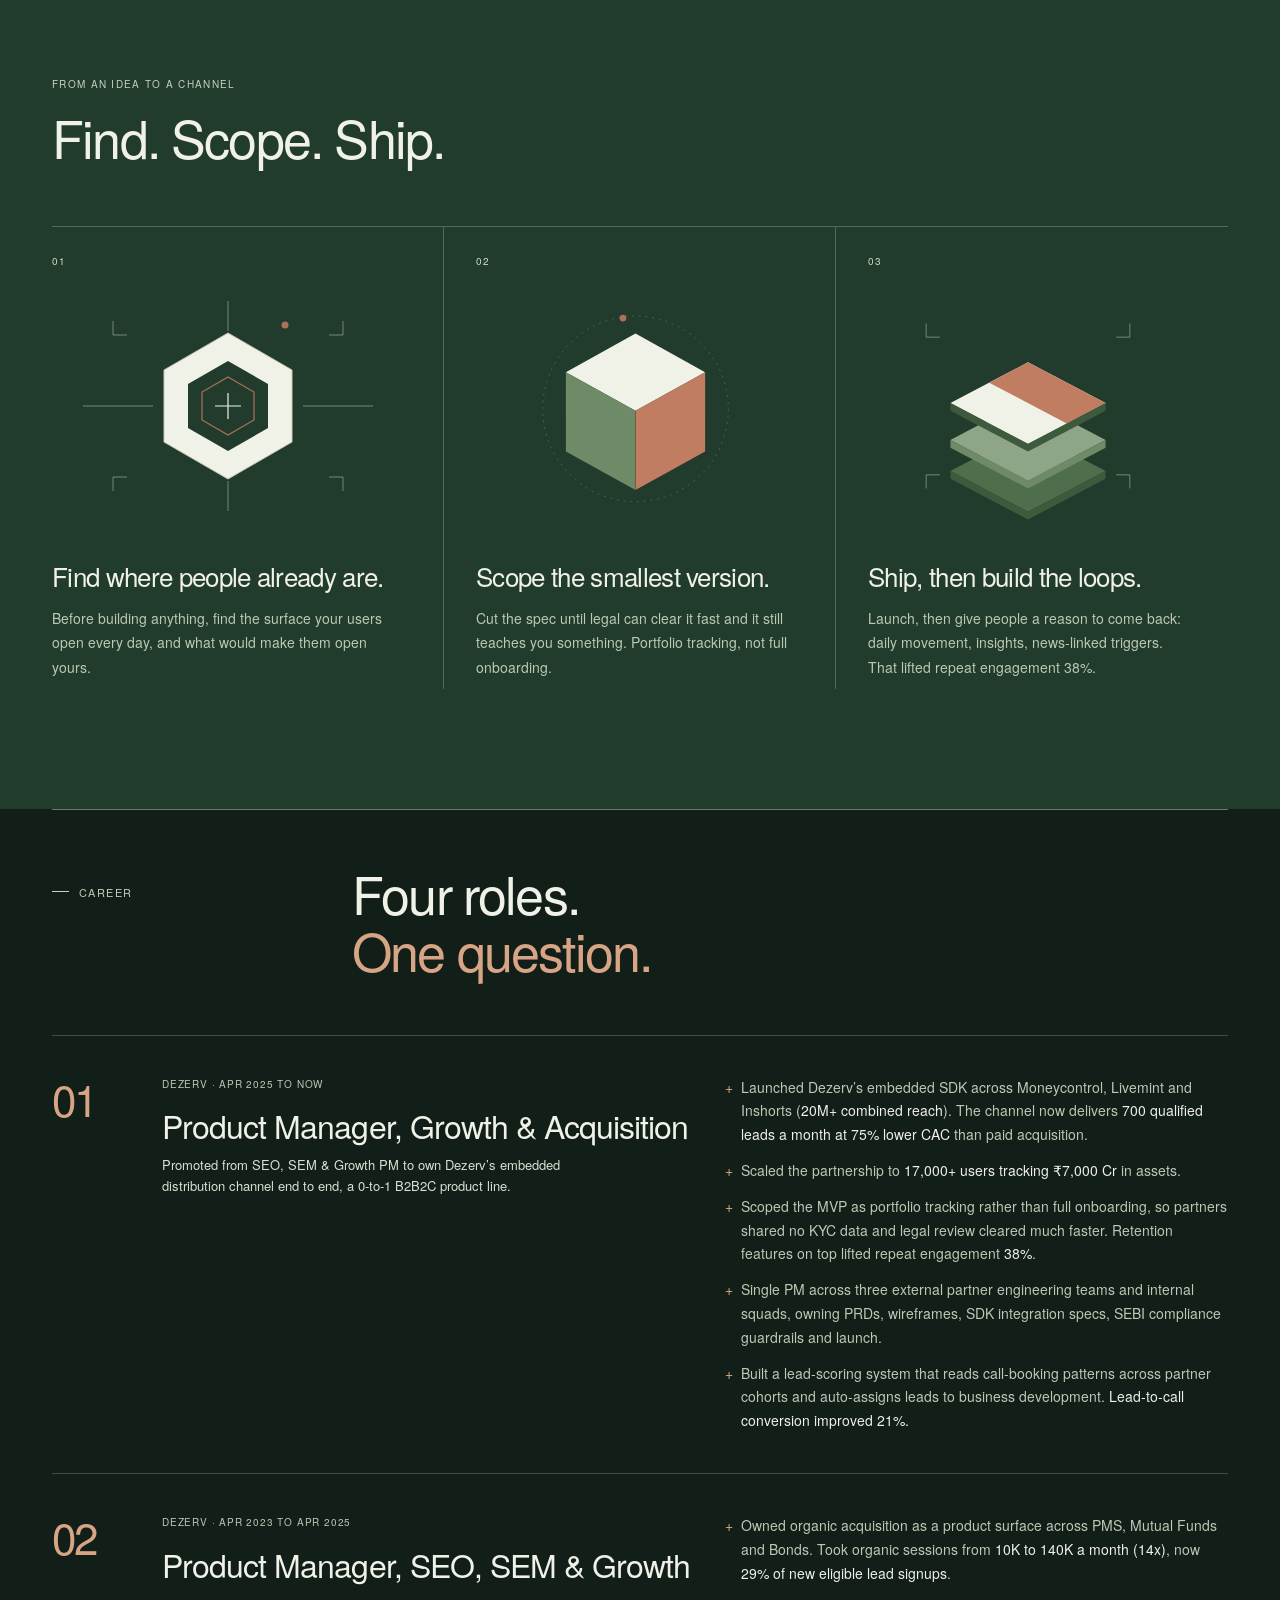
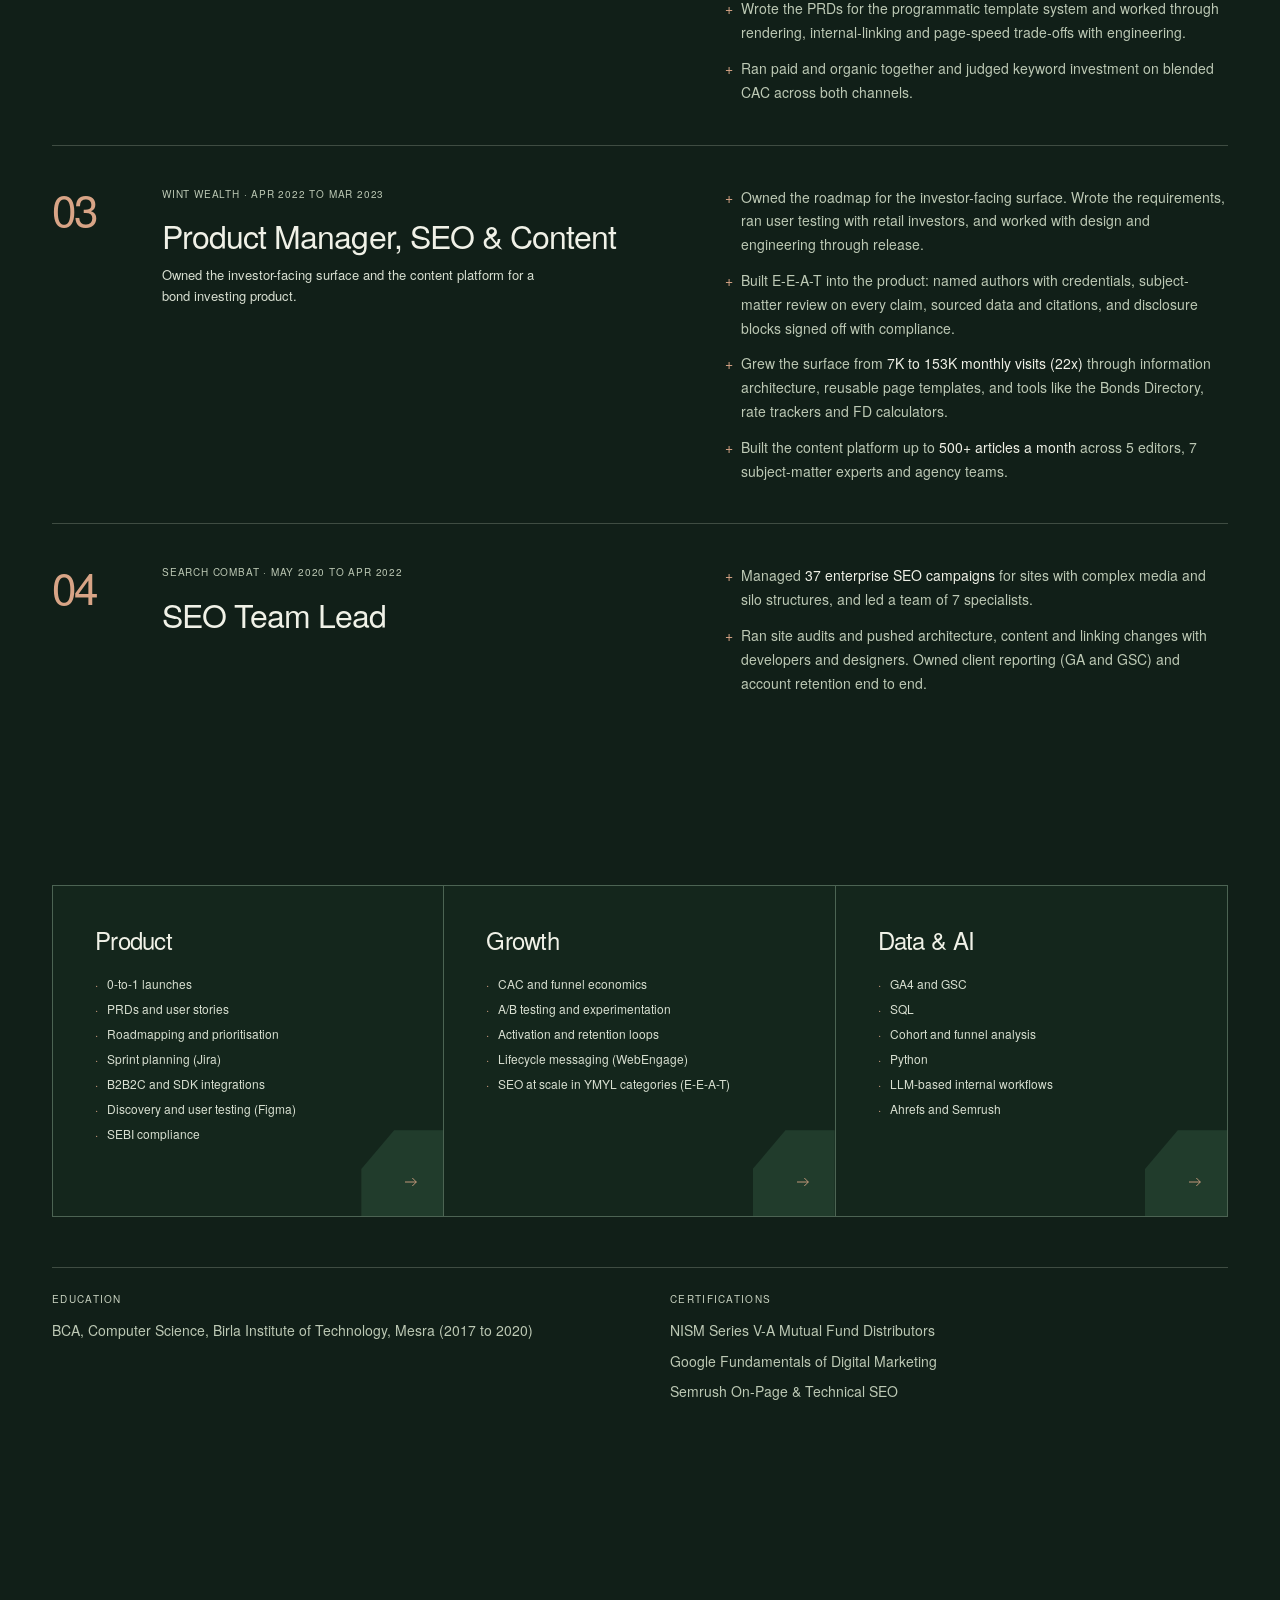
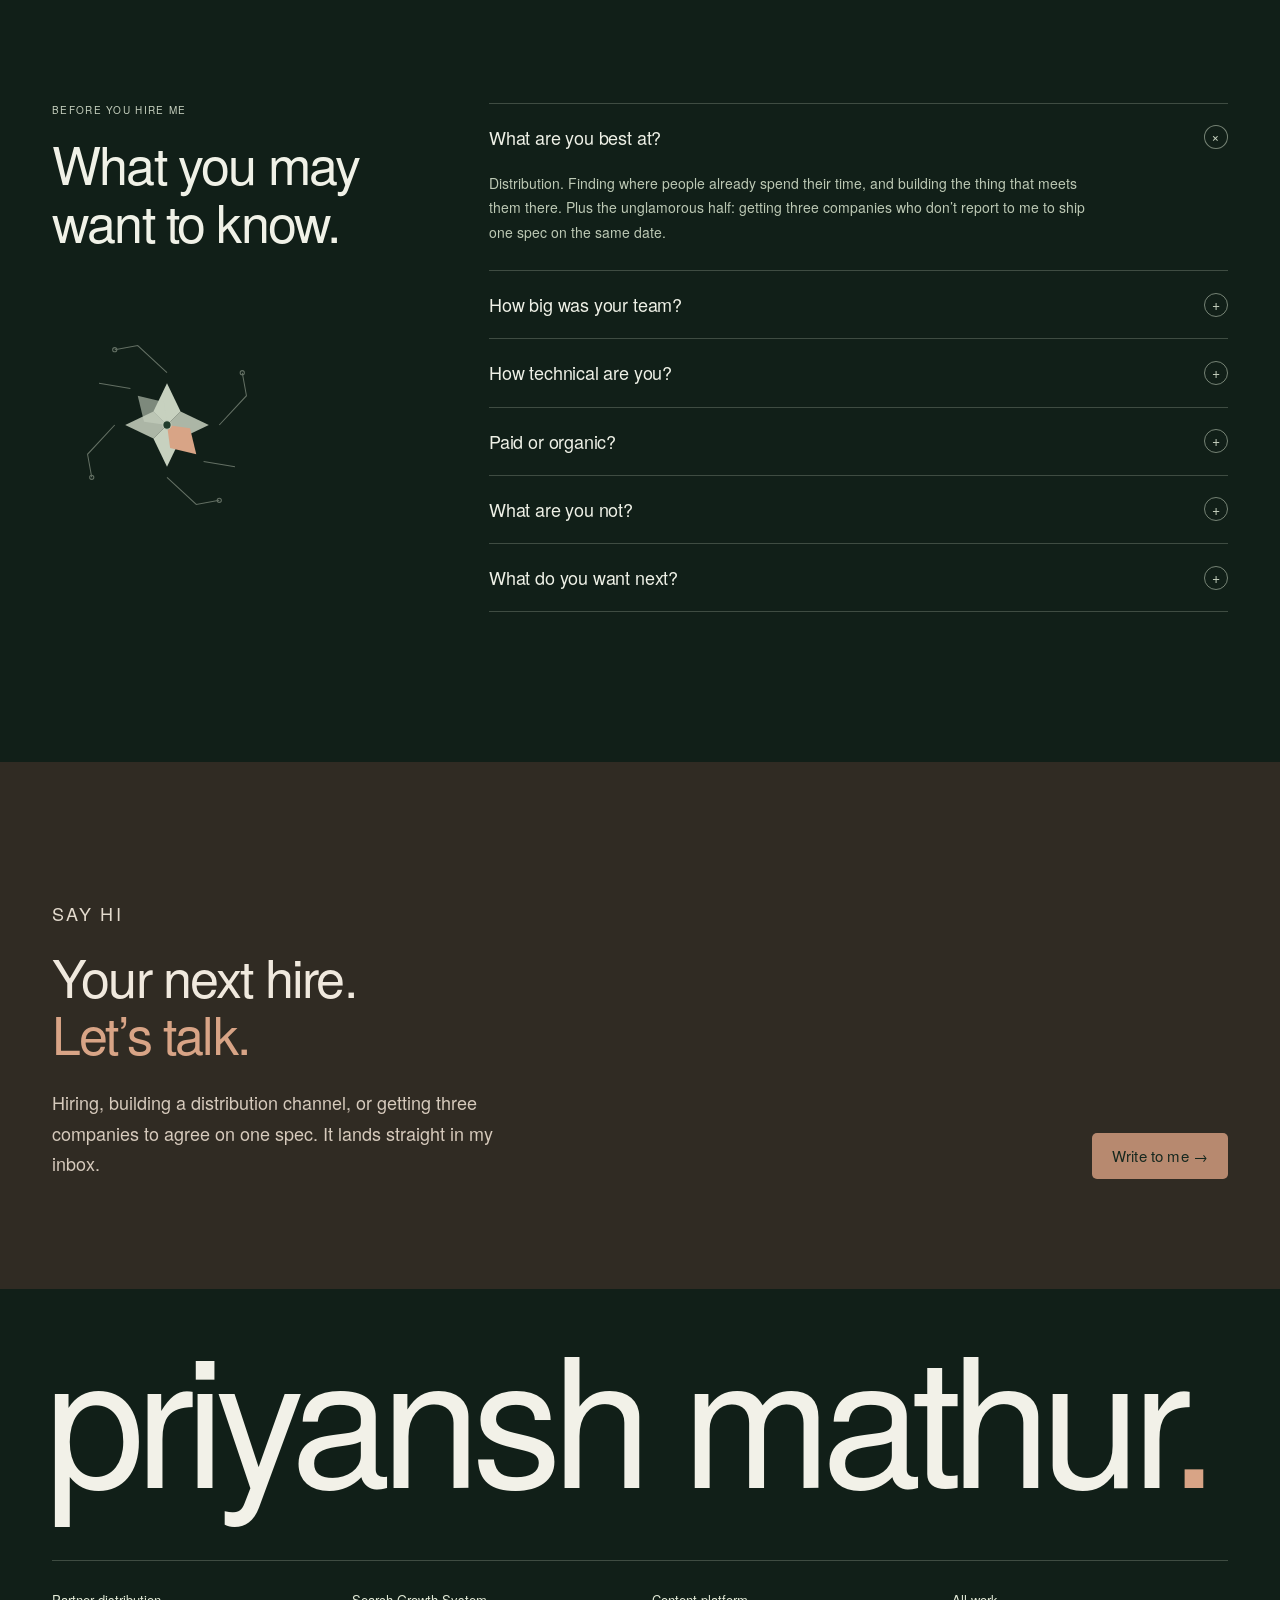
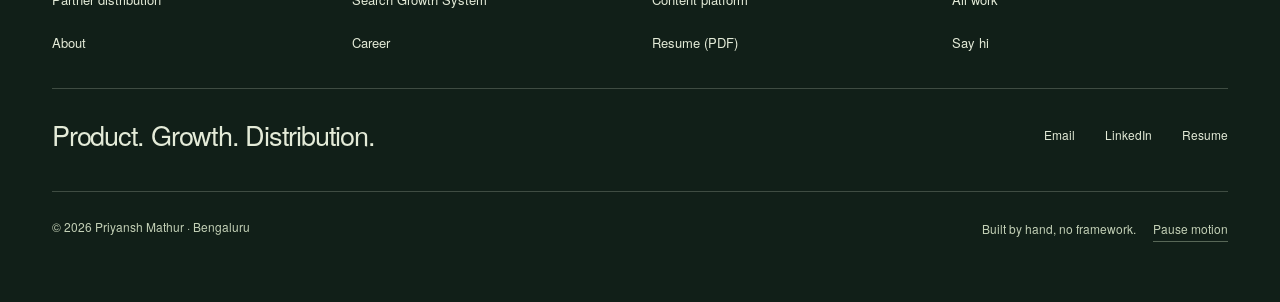
<file: about/index.html>
<!doctype html>
<html lang="en-GB">
<head>
<meta charset="utf-8">
<meta name="viewport" content="width=device-width, initial-scale=1">
<title>About · Priyansh Mathur</title>
<meta name="description" content="Product manager at Dezerv who came up through growth. Six years across growth and product, four in fintech. Career, toolkit, education and answers before you hire.">
<link rel="canonical" href="https://priyanshmathur.com/about/">
<meta property="og:type" content="website">
<meta property="og:title" content="About · Priyansh Mathur">
<meta property="og:description" content="Product manager at Dezerv who came up through growth. Six years across growth and product, four in fintech. Career, toolkit, education and answers before you hire.">
<meta property="og:url" content="https://priyanshmathur.com/about/">
<meta property="og:image" content="https://priyanshmathur.com/assets/img/og.jpg">
<meta name="twitter:card" content="summary_large_image">
<meta name="theme-color" content="#213c2c">
<link rel="icon" href="data:image/svg+xml,%3Csvg xmlns='http://www.w3.org/2000/svg' viewBox='0 0 32 32'%3E%3Crect width='32' height='32' rx='6' fill='%23213c2c'/%3E%3Ctext x='3' y='22' font-family='Helvetica,Arial' font-size='17' letter-spacing='-1.4' fill='%23f0f1e7'%3Epm%3C/text%3E%3Crect x='25' y='19' width='3' height='3' fill='%23d8a486'/%3E%3C/svg%3E">
<link rel="preload" href="/assets/fonts/heros-regular.woff2" as="font" type="font/woff2" crossorigin>
<link rel="stylesheet" href="/assets/css/site.css">
<script>document.documentElement.classList.add('js');</script>
<script type="module" src="/assets/js/site.js"></script>
</head>
<body>
<a class="skip" href="#main">Skip to content</a>
<header class="header">
  <div class="wrap header__bar">
    <a class="logo" href="/" aria-label="Priyansh Mathur, home">priyansh mathur<span>.</span></a>
    <nav class="nav" aria-label="Main">
      <details class="mega">
        <summary>Work <span class="plus" aria-hidden="true">+</span></summary>
        <div class="mega__panel">
          <a href="/work/embedded-sdk/"><span class="n">01</span><span class="t">Partner distribution</span><span class="d">Embedded SDK inside Moneycontrol, Livemint and Inshorts</span></a>
          <a href="/work/search-growth/"><span class="n">02</span><span class="t">Search Growth System</span><span class="d">Dezerv organic, 10K to 140K sessions a month</span></a>
          <a href="/work/content-platform/"><span class="n">03</span><span class="t">Content platform</span><span class="d">Wint Wealth, 500+ articles a month</span></a>
          <a href="/work/"><span class="n">&rarr;</span><span class="t">All work</span><span class="d">Every case and the toolkit behind them</span></a>
        </div>
      </details>
      <a href="/about/" aria-current="page">About</a>
      <a class="btn btn--copper" href="/contact/">Say hi</a>
    </nav>
    <button class="menu-toggle" type="button" aria-expanded="false" aria-controls="mobile-nav">Menu <span class="plus" aria-hidden="true">+</span></button>
  </div>
  <span class="progress" aria-hidden="true"></span>
</header>
<nav class="mobile-nav" id="mobile-nav" aria-label="Mobile">
  <a href="/work/">Work</a>
  <a class="sub" href="/work/embedded-sdk/">Partner distribution</a>
  <a class="sub" href="/work/search-growth/">Search Growth System</a>
  <a class="sub" href="/work/content-platform/">Content platform</a>
  <a href="/about/">About</a>
  <a href="/Priyansh_Mathur_Resume.pdf">Resume (PDF)</a>
  <a class="btn btn--copper" href="/contact/">Say hi</a>
</nav>
<main id="main">

<section class="page-hero">
  <div class="wrap">
    <div class="hero-card">
      <p class="crumbs"><a href="/">Priyansh Mathur</a><i>/</i><span>About</span></p>
      <div class="hero-card__grid">
        <div>
          <div class="tag-line"><span class="icon-tile"><svg class="" viewBox="0 0 24 24" fill="none" stroke="currentColor" stroke-width="1.4" stroke-linecap="round" stroke-linejoin="round" aria-hidden="true"><circle cx="12" cy="8" r="4"/><path d="M4.5 21c1.2-4 4-6 7.5-6s6.3 2 7.5 6"/></svg></span><p class="eyebrow">About</p></div>
          <h1 class="split">Product manager.<span class="line-break accent-sage">Came up through growth.</span></h1>
          <p class="lead rv">Six years across growth and product, four of them in fintech, the last three at Dezerv. I&rsquo;ve never been able to separate &ldquo;is this good?&rdquo; from &ldquo;will anyone find it?&rdquo; To me that&rsquo;s one question.</p>
          <div class="plus-tags rv"><span>Bengaluru</span><span>NISM VA certified</span><span>BCA, BIT Mesra</span></div>
          <div class="hero__actions rv"><a class="btn btn--sage" href="/Priyansh_Mathur_Resume.pdf">Download the resume</a><a class="link-arrow" href="#story">Read the story <svg viewBox="0 0 24 24" fill="none" stroke="currentColor" stroke-width="1.3" aria-hidden="true"><path d="M12 3v17M6 14l6 6 6-6"/></svg></a></div>
        </div>
        <div class="rv">
          <div class="poster">
            <div class="poster__grid"></div>
            <span class="poster__ring" aria-hidden="true" style="left:40px;right:auto;top:auto;bottom:40px"></span>
            <img class="pic" src="/assets/img/priyansh.webp" width="600" height="821" alt="Portrait of Priyansh Mathur">
            <p class="poster__foot">PM &middot; Bengaluru</p>
          </div>
          <p class="poster__cap"><span>Priyansh Mathur</span><span>Product &amp; growth</span></p>
        </div>
      </div>
      <div class="factrow">
        <div><p class="eyebrow">Now</p><p>Product Manager, Growth &amp; Acquisition at Dezerv</p></div>
        <div><p class="eyebrow">Focus</p><p>0-to-1 products, distribution and funnel economics</p></div>
        <div><p class="eyebrow">Looking for</p><p>Deeper product ownership in fintech and wealth</p></div>
      </div>
    </div>
  </div>
</section>

<section class="section" id="story">
  <div class="wrap">
    <div class="statement">
      <div class="statement__label statement__label--rule rv"><p class="eyebrow">The story</p></div>
      <div class="statement__body">
        <h2 class="h2 split">Growth taught me<span class="line-break accent">to build product.</span></h2>
        <p class="body rv">I care most about distribution: where people already spend their time, and what it takes to meet them there. I&rsquo;d rather put a small product inside an app millions already open than build a big one nobody finds. That&rsquo;s why Dezerv now lives inside Moneycontrol, Livemint and Inshorts, instead of paying for every user.</p>
        <p class="body rv">I learned this the expensive way. When placement season passed me by in 2020, I built online stores and watched ads eat my savings before the sales showed up. Learning SEO on those stores got me my first job.</p>
        <p class="body rv">I started as the intern who cold-messaged the owner of an Australian agency, with no experience and no portfolio. I ended up leading the team. Most of how I handle stakeholders today, I learned on those client calls.</p>
      </div>
    </div>
  </div>
</section>

<section class="method" id="method" aria-labelledby="method-h">
  <div class="wrap">
    <p class="eyebrow rv">From an idea to a channel</p>
    <h2 class="h2--m h2 split" id="method-h">Find. Scope. Ship.</h2>
    <div class="steps">
      <article class="step rv">
        <p class="n">01</p>
        <svg viewBox="0 0 330 250" fill="none" aria-hidden="true">
          <g stroke="#c7d1bf" stroke-opacity=".5"><path d="M50 40v14h14M280 40v14h-14M50 210v-14h14M280 210v-14h-14"/><path d="M20 125h70M240 125h70M165 20v30M165 200v30"/></g>
          <path d="m165 52 64 37v72l-64 37-64-37V89z" fill="#f0f1e7"/>
          <path d="m165 52 64 37v72l-64 37-64-37V89z" stroke="#c9c7b8"/>
          <path d="m165 80 40 23v44l-40 23-40-23v-44z" fill="#213c2c"/>
          <path d="m165 96 26 15v28l-26 15-26-15v-28z" stroke="#ad705a" stroke-width="1.2"/>
          <path d="M165 112v26M152 125h26" stroke="#f0f1e7" stroke-width="1.2"/>
          <circle cx="222" cy="44" r="3.5" fill="#ad705a"/>
        </svg>
        <h3 class="h3">Find where people already are.</h3>
        <p class="small">Before building anything, find the surface your users open every day, and what would make them open yours.</p>
      </article>
      <article class="step rv">
        <p class="n">02</p>
        <svg viewBox="0 0 330 250" fill="none" aria-hidden="true">
          <circle cx="165" cy="128" r="96" stroke="#c7d1bf" stroke-opacity=".25" stroke-dasharray="2 5"/>
          <path d="m165 50 72 40-72 40-72-40z" fill="#f0f1e7"/>
          <path d="m93 90 72 40v82l-72-40z" fill="#6f8a66"/>
          <path d="m237 90-72 40v82l72-40z" fill="#c07d61"/>
          <path d="m165 130v82" stroke="#213c2c" stroke-opacity=".3"/>
          <circle cx="152" cy="34" r="3.5" fill="#ad705a"/>
        </svg>
        <h3 class="h3">Scope the smallest version.</h3>
        <p class="small">Cut the spec until legal can clear it fast and it still teaches you something. Portfolio tracking, not full onboarding.</p>
      </article>
      <article class="step rv">
        <p class="n">03</p>
        <svg viewBox="0 0 330 250" fill="none" aria-hidden="true">
          <g stroke="#c7d1bf" stroke-opacity=".5"><path d="M60 40v14h14M270 40v14h-14M60 210v-14h14M270 210v-14h-14"/></g>
          <path d="m165 150 80 42-80 42-80-42z" fill="#4f6e4c"/><path d="m85 192 80 42v8l-80-42zM245 192l-80 42v8l80-42z" fill="#3d5a3c"/>
          <path d="m165 118 80 42-80 42-80-42z" fill="#8fa587"/><path d="m85 160 80 42v8l-80-42zM245 160l-80 42v8l80-42z" fill="#6f8a66"/>
          <path d="m165 80 80 42-80 42-80-42z" fill="#f0f1e7"/>
          <path d="m165 80 80 42-40 21-80-42z" fill="#c07d61"/>
          <path d="m85 122 80 42v8l-80-42zM245 122l-80 42v8l80-42z" fill="#3d5a3c"/>
        </svg>
        <h3 class="h3">Ship, then build the loops.</h3>
        <p class="small">Launch, then give people a reason to come back: daily movement, insights, news-linked triggers. That lifted repeat engagement 38%.</p>
      </article>
    </div>
  </div>
</section>

<section class="section" id="career" data-chapter="Career" style="padding-top:0">
  <div class="wrap">
    <div class="career-top statement">
      <div class="statement__label statement__label--dash rv"><p class="eyebrow">Career</p></div>
      <div class="statement__body"><h2 class="h2 split">Four roles.<span class="line-break accent">One question.</span></h2></div>
    </div>
    <div class="timeline">
      <article class="tl rv">
        <p class="num">01</p>
        <div><p class="ctx">Dezerv &middot; Apr 2025 to now</p><h3 class="h3--m">Product Manager, Growth &amp; Acquisition</h3><p class="sub">Promoted from SEO, SEM &amp; Growth PM to own Dezerv&rsquo;s embedded distribution channel end to end, a 0-to-1 B2B2C product line.</p></div>
        <ul>
          <li>Launched Dezerv&rsquo;s embedded SDK across Moneycontrol, Livemint and Inshorts (<b>20M+ combined reach</b>). The channel now delivers <b>700 qualified leads a month at 75% lower CAC</b> than paid acquisition.</li>
          <li>Scaled the partnership to <b>17,000+ users tracking &#8377;7,000 Cr</b> in assets.</li>
          <li>Scoped the MVP as portfolio tracking rather than full onboarding, so partners shared no KYC data and legal review cleared much faster. Retention features on top lifted repeat engagement <b>38%</b>.</li>
          <li>Single PM across three external partner engineering teams and internal squads, owning PRDs, wireframes, SDK integration specs, SEBI compliance guardrails and launch.</li>
          <li>Built a lead-scoring system that reads call-booking patterns across partner cohorts and auto-assigns leads to business development. <b>Lead-to-call conversion improved 21%.</b></li>
        </ul>
      </article>
      <article class="tl rv">
        <p class="num">02</p>
        <div><p class="ctx">Dezerv &middot; Apr 2023 to Apr 2025</p><h3 class="h3--m">Product Manager, SEO, SEM &amp; Growth</h3></div>
        <ul>
          <li>Owned organic acquisition as a product surface across PMS, Mutual Funds and Bonds. Took organic sessions from <b>10K to 140K a month (14x)</b>, now <b>29% of new eligible lead signups</b>.</li>
          <li>Wrote the PRDs for the programmatic template system and worked through rendering, internal-linking and page-speed trade-offs with engineering.</li>
          <li>Ran paid and organic together and judged keyword investment on blended CAC across both channels.</li>
        </ul>
      </article>
      <article class="tl rv">
        <p class="num">03</p>
        <div><p class="ctx">Wint Wealth &middot; Apr 2022 to Mar 2023</p><h3 class="h3--m">Product Manager, SEO &amp; Content</h3><p class="sub">Owned the investor-facing surface and the content platform for a bond investing product.</p></div>
        <ul>
          <li>Owned the roadmap for the investor-facing surface. Wrote the requirements, ran user testing with retail investors, and worked with design and engineering through release.</li>
          <li>Built E-E-A-T into the product: named authors with credentials, subject-matter review on every claim, sourced data and citations, and disclosure blocks signed off with compliance.</li>
          <li>Grew the surface from <b>7K to 153K monthly visits (22x)</b> through information architecture, reusable page templates, and tools like the Bonds Directory, rate trackers and FD calculators.</li>
          <li>Built the content platform up to <b>500+ articles a month</b> across 5 editors, 7 subject-matter experts and agency teams.</li>
        </ul>
      </article>
      <article class="tl rv">
        <p class="num">04</p>
        <div><p class="ctx">Search Combat &middot; May 2020 to Apr 2022</p><h3 class="h3--m">SEO Team Lead</h3></div>
        <ul>
          <li>Managed <b>37 enterprise SEO campaigns</b> for sites with complex media and silo structures, and led a team of 7 specialists.</li>
          <li>Ran site audits and pushed architecture, content and linking changes with developers and designers. Owned client reporting (GA and GSC) and account retention end to end.</li>
        </ul>
      </article>
    </div>
  </div>
</section>

<section class="section" style="padding-top:0">
  <div class="wrap">
    <div class="kit rv" style="margin-top:0">
      <article class="kit__card"><h3 class="h3--m" style="font-size:24px">Product</h3><ul><li>0-to-1 launches</li><li>PRDs and user stories</li><li>Roadmapping and prioritisation</li><li>Sprint planning (Jira)</li><li>B2B2C and SDK integrations</li><li>Discovery and user testing (Figma)</li><li>SEBI compliance</li></ul><span class="kit__corner" aria-hidden="true"><svg viewBox="0 0 24 24" fill="none" stroke="currentColor" stroke-width="1.3" aria-hidden="true"><path d="M3 12h17M14 6l6 6-6 6"/></svg></span></article>
      <article class="kit__card"><h3 class="h3--m" style="font-size:24px">Growth</h3><ul><li>CAC and funnel economics</li><li>A/B testing and experimentation</li><li>Activation and retention loops</li><li>Lifecycle messaging (WebEngage)</li><li>SEO at scale in YMYL categories (E-E-A-T)</li></ul><span class="kit__corner" aria-hidden="true"><svg viewBox="0 0 24 24" fill="none" stroke="currentColor" stroke-width="1.3" aria-hidden="true"><path d="M3 12h17M14 6l6 6-6 6"/></svg></span></article>
      <article class="kit__card"><h3 class="h3--m" style="font-size:24px">Data &amp; AI</h3><ul><li>GA4 and GSC</li><li>SQL</li><li>Cohort and funnel analysis</li><li>Python</li><li>LLM-based internal workflows</li><li>Ahrefs and Semrush</li></ul><span class="kit__corner" aria-hidden="true"><svg viewBox="0 0 24 24" fill="none" stroke="currentColor" stroke-width="1.3" aria-hidden="true"><path d="M3 12h17M14 6l6 6-6 6"/></svg></span></article>
    </div>
    <div class="edu rv">
      <div><p class="eyebrow">Education</p><ul><li>BCA, Computer Science, Birla Institute of Technology, Mesra (2017 to 2020)</li></ul></div>
      <div><p class="eyebrow">Certifications</p><ul><li>NISM Series V-A Mutual Fund Distributors</li><li>Google Fundamentals of Digital Marketing</li><li>Semrush On-Page &amp; Technical SEO</li></ul></div>
    </div>
  </div>
</section>

<section class="section" id="faq" data-chapter="Before you hire me" aria-labelledby="faq-h">
  <div class="wrap faq">
    <div>
      <p class="eyebrow rv">Before you hire me</p>
      <h2 class="h2--m h2 split" id="faq-h">What you may want to know.</h2>
      <svg class="mark-art" viewBox="0 0 220 220" fill="none" aria-hidden="true">
  <g stroke="currentColor" stroke-width="1" opacity=".45">
    <path d="M110 60 82 34l-22 4M110 160l28 26 22-4M60 110 34 138l4 22M160 110l26-28-4-22M75 75 45 70M145 145l30 5"/>
    <circle cx="60" cy="38" r="2"/><circle cx="160" cy="182" r="2"/><circle cx="38" cy="160" r="2"/><circle cx="182" cy="60" r="2"/>
  </g>
  <g fill="#c7d1bf">
    <path d="m110 70 13 27-13 13-13-13z"/><path d="m110 150-13-27 13-13 13 13z"/>
    <path d="m70 110 27-13 13 13-13 13z" opacity=".85"/><path d="m150 110-27 13-13-13 13-13z" opacity=".85"/>
    <path d="m82 82 25 6 3 22-22-3z" opacity=".6"/><path d="m138 138-25-6-3-22 22 3z" fill="#d8a486"/>
  </g>
  <circle cx="110" cy="110" r="4" fill="#213c2c" stroke="#c7d1bf"/>
</svg>
    </div>
    <div class="qa rv">
      <details open><summary>What are you best at? <i aria-hidden="true">+</i></summary><p class="small">Distribution. Finding where people already spend their time, and building the thing that meets them there. Plus the unglamorous half: getting three companies who don&rsquo;t report to me to ship one spec on the same date.</p></details>
      <details><summary>How big was your team? <i aria-hidden="true">+</i></summary><p class="small">On the embedded channel I was the single PM across three partner engineering teams and our own squads. None of them reported to me, so most of the job was getting one spec agreed and shipped, inside SEBI&rsquo;s rules.</p></details>
      <details><summary>How technical are you? <i aria-hidden="true">+</i></summary><p class="small">A BCA in computer science, SQL and Python most weeks, and enough hands-on building that engineers argue with me about the right things. I wrote the PRDs for Dezerv&rsquo;s page system and worked through rendering and page speed with engineering.</p></details>
      <details><summary>Paid or organic? <i aria-hidden="true">+</i></summary><p class="small">Both, judged on blended CAC. But I learned the expensive way that paid attention is rented: ads ate my savings on my own stores. Organic is what eventually made one of them work.</p></details>
      <details><summary>What are you not? <i aria-hidden="true">+</i></summary><p class="small">I&rsquo;ve led individual contributors and external teams, not an org of PMs. And I&rsquo;m not a design-led PM. Better you hear it here than in round four.</p></details>
      <details><summary>What do you want next? <i aria-hidden="true">+</i></summary><p class="small">Deeper product ownership in fintech and wealth. I&rsquo;ve done 0 to 1 inside someone else&rsquo;s app. Next, I&rsquo;d like to do it on a surface the company owns.</p></details>
    </div>
  </div>
</section>
<section class="band" aria-labelledby="band-h">
  <div class="wrap band__grid">
    <div>
      <p class="eyebrow" style="color:#e3dacd">Say hi</p>
      <h2 class="h2 split" id="band-h" style="margin-top:18px">Your next hire.<span class="line-break accent">Let&rsquo;s talk.</span></h2>
      <p>Hiring, building a distribution channel, or getting three companies to agree on one spec. It lands straight in my inbox.</p>
    </div>
    <a class="btn btn--copper btn--lg" href="/contact/">Write to me &rarr;</a>
  </div>
</section>
</main>
<footer class="footer">
  <div class="wrap">
    <p class="wordmark" aria-hidden="true">priyansh mathur<span>.</span></p>
    <nav class="footer__links" aria-label="Footer">
      <a href="/work/embedded-sdk/">Partner distribution</a>
      <a href="/work/search-growth/">Search Growth System</a>
      <a href="/work/content-platform/">Content platform</a>
      <a href="/work/">All work</a>
      <a href="/about/">About</a>
      <a href="/about/#career">Career</a>
      <a href="/Priyansh_Mathur_Resume.pdf">Resume (PDF)</a>
      <a href="/contact/">Say hi</a>
    </nav>
    <div class="footer__top">
      <p class="footer__tag">Product. Growth. Distribution.</p>
      <nav aria-label="Elsewhere">
        <a href="mailto:priyanshmathur2@gmail.com">Email</a>
        <a href="https://www.linkedin.com/in/priyansh-mathur" rel="noopener">LinkedIn</a>
        <a href="/Priyansh_Mathur_Resume.pdf">Resume</a>
      </nav>
    </div>
    <div class="footer__bottom">
      <span>&copy; 2026 Priyansh Mathur &middot; Bengaluru</span>
      <span>Built by hand, no framework. <button class="motion-text" type="button" data-motion-toggle>Pause motion</button></span>
    </div>
  </div>
</footer>
</body>
</html>
</file>
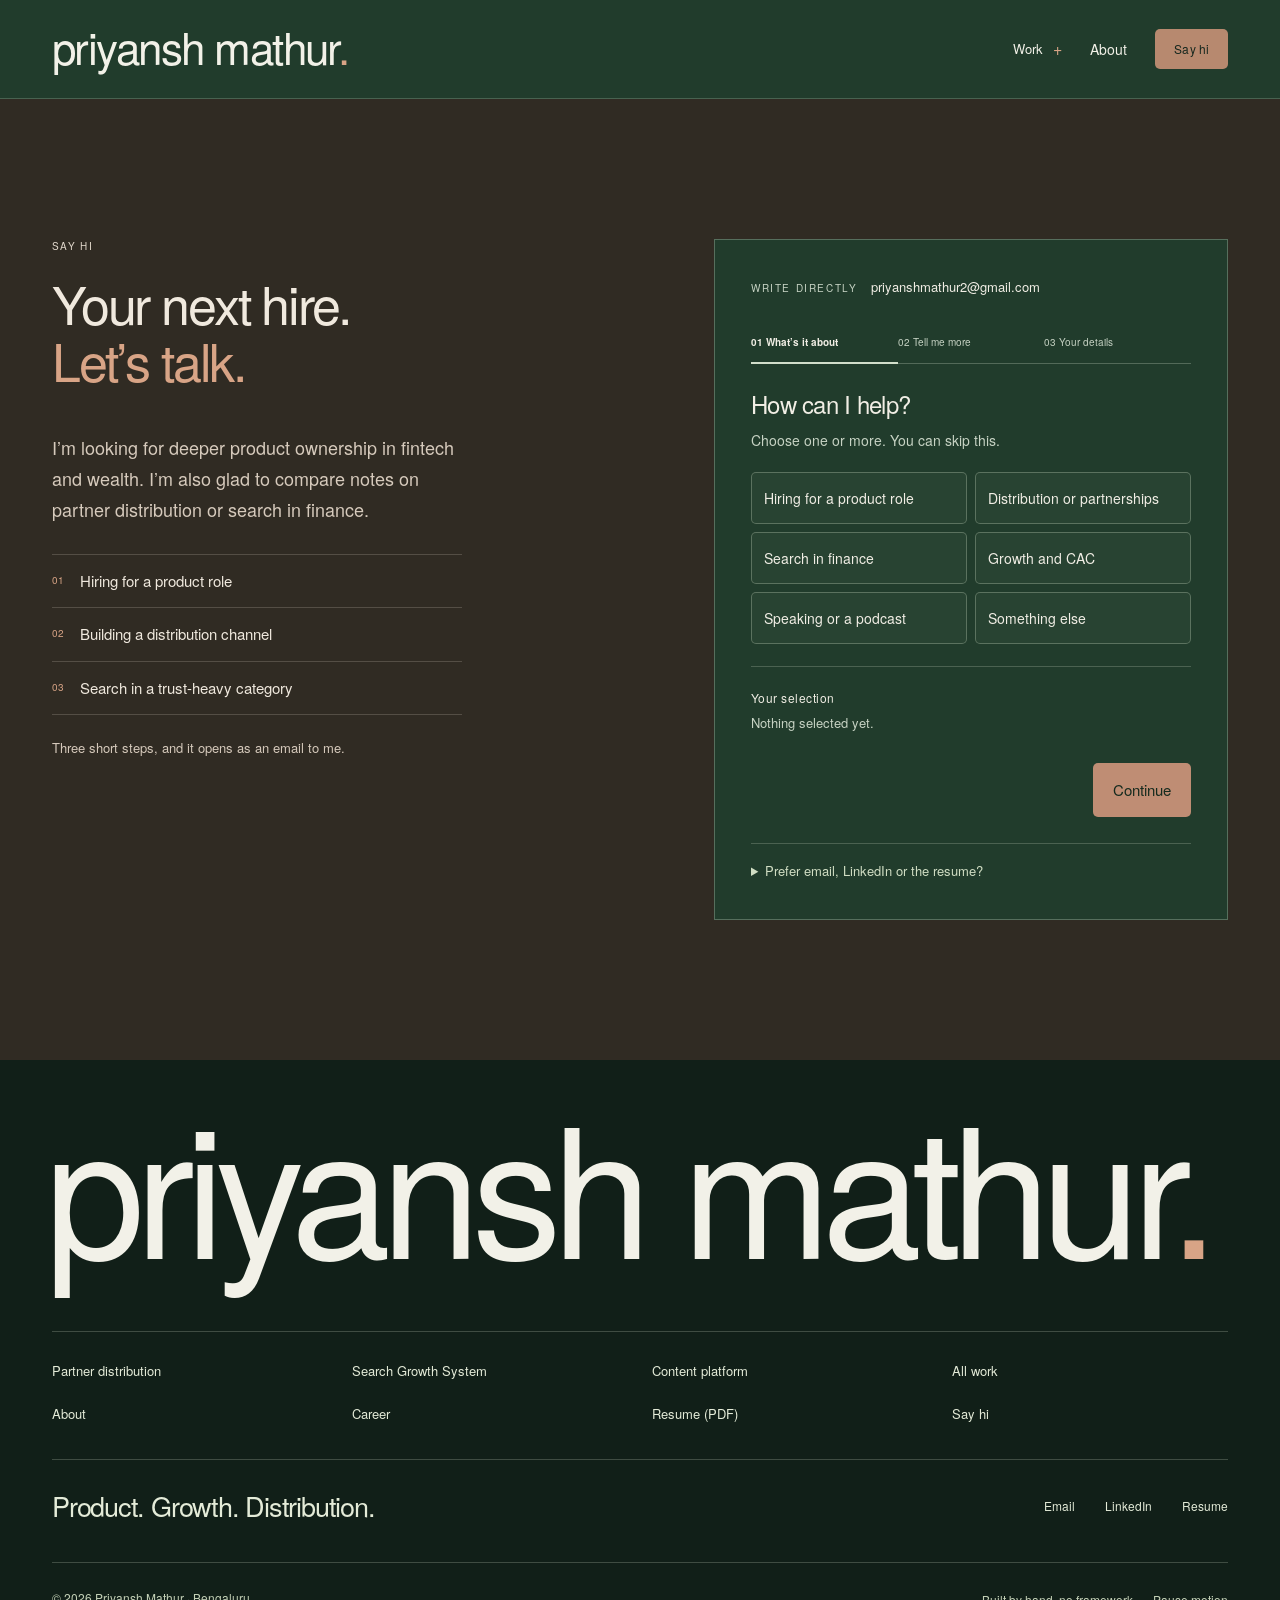
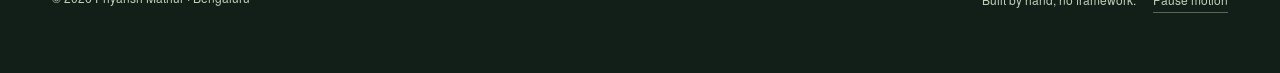
<file: contact/index.html>
<!doctype html>
<html lang="en-GB">
<head>
<meta charset="utf-8">
<meta name="viewport" content="width=device-width, initial-scale=1">
<title>Say hi · Priyansh Mathur</title>
<meta name="description" content="Write to Priyansh Mathur about a product role, a distribution channel, or search in finance. Three short steps, sent as an email.">
<link rel="canonical" href="https://priyanshmathur.com/contact/">
<meta property="og:type" content="website">
<meta property="og:title" content="Say hi · Priyansh Mathur">
<meta property="og:description" content="Write to Priyansh Mathur about a product role, a distribution channel, or search in finance. Three short steps, sent as an email.">
<meta property="og:url" content="https://priyanshmathur.com/contact/">
<meta property="og:image" content="https://priyanshmathur.com/assets/img/og.jpg">
<meta name="twitter:card" content="summary_large_image">
<meta name="theme-color" content="#213c2c">
<link rel="icon" href="data:image/svg+xml,%3Csvg xmlns='http://www.w3.org/2000/svg' viewBox='0 0 32 32'%3E%3Crect width='32' height='32' rx='6' fill='%23213c2c'/%3E%3Ctext x='3' y='22' font-family='Helvetica,Arial' font-size='17' letter-spacing='-1.4' fill='%23f0f1e7'%3Epm%3C/text%3E%3Crect x='25' y='19' width='3' height='3' fill='%23d8a486'/%3E%3C/svg%3E">
<link rel="preload" href="/assets/fonts/heros-regular.woff2" as="font" type="font/woff2" crossorigin>
<link rel="stylesheet" href="/assets/css/site.css">
<script>document.documentElement.classList.add('js');</script>
<script type="module" src="/assets/js/site.js"></script>
</head>
<body>
<a class="skip" href="#main">Skip to content</a>
<header class="header">
  <div class="wrap header__bar">
    <a class="logo" href="/" aria-label="Priyansh Mathur, home">priyansh mathur<span>.</span></a>
    <nav class="nav" aria-label="Main">
      <details class="mega">
        <summary>Work <span class="plus" aria-hidden="true">+</span></summary>
        <div class="mega__panel">
          <a href="/work/embedded-sdk/"><span class="n">01</span><span class="t">Partner distribution</span><span class="d">Embedded SDK inside Moneycontrol, Livemint and Inshorts</span></a>
          <a href="/work/search-growth/"><span class="n">02</span><span class="t">Search Growth System</span><span class="d">Dezerv organic, 10K to 140K sessions a month</span></a>
          <a href="/work/content-platform/"><span class="n">03</span><span class="t">Content platform</span><span class="d">Wint Wealth, 500+ articles a month</span></a>
          <a href="/work/"><span class="n">&rarr;</span><span class="t">All work</span><span class="d">Every case and the toolkit behind them</span></a>
        </div>
      </details>
      <a href="/about/">About</a>
      <a class="btn btn--copper" href="/contact/" aria-current="page">Say hi</a>
    </nav>
    <button class="menu-toggle" type="button" aria-expanded="false" aria-controls="mobile-nav">Menu <span class="plus" aria-hidden="true">+</span></button>
  </div>
  <span class="progress" aria-hidden="true"></span>
</header>
<nav class="mobile-nav" id="mobile-nav" aria-label="Mobile">
  <a href="/work/">Work</a>
  <a class="sub" href="/work/embedded-sdk/">Partner distribution</a>
  <a class="sub" href="/work/search-growth/">Search Growth System</a>
  <a class="sub" href="/work/content-platform/">Content platform</a>
  <a href="/about/">About</a>
  <a href="/Priyansh_Mathur_Resume.pdf">Resume (PDF)</a>
  <a class="btn btn--copper" href="/contact/">Say hi</a>
</nav>
<main id="main">
<section class="contact" id="contact" data-chapter="Say hi" aria-labelledby="contact-h">
  <div class="wrap contact__grid">
    <div>
      <p class="eyebrow rv">Say hi</p>
      <h1 class="h2 split" id="contact-h">Your next hire.<span class="line-break accent">Let&rsquo;s talk.</span></h1>
      <p class="contact__intro rv">I&rsquo;m looking for deeper product ownership in fintech and wealth. I&rsquo;m also glad to compare notes on partner distribution or search in finance.</p>
      <ul class="contact__kinds rv"><li><span>01</span>Hiring for a product role</li><li><span>02</span>Building a distribution channel</li><li><span>03</span>Search in a trust-heavy category</li></ul>
      <p class="contact__note rv">Three short steps, and it opens as an email to me.</p>
    </div>
    <div class="brief rv">
      <p class="direct"><span>Write directly</span> <a href="mailto:priyanshmathur2@gmail.com">priyanshmathur2@gmail.com</a></p>
      <p class="brief__fallback brief__help">Or just email me at the address above. I read everything.</p>
      <form data-brief hidden novalidate>
        <div class="brief__steps" aria-hidden="true"><span class="is-active">01 What&rsquo;s it about</span><span>02 Tell me more</span><span>03 Your details</span></div>
        <div data-step>
          <h2 class="brief__title" tabindex="-1">How can I help?</h2>
          <p class="brief__help">Choose one or more. You can skip this.</p>
          <div class="choices">
            <button class="choice" type="button" aria-pressed="false">Hiring for a product role</button>
            <button class="choice" type="button" aria-pressed="false">Distribution or partnerships</button>
            <button class="choice" type="button" aria-pressed="false">Search in finance</button>
            <button class="choice" type="button" aria-pressed="false">Growth and CAC</button>
            <button class="choice" type="button" aria-pressed="false">Speaking or a podcast</button>
            <button class="choice" type="button" aria-pressed="false">Something else</button>
          </div>
          <div class="brief__sel"><p class="brief__sel-h">Your selection</p><p data-selection aria-live="polite">Nothing selected yet.</p></div>
          <div class="brief__nav"><span></span><button class="brief__next" type="button" data-next>Continue</button></div>
        </div>
        <div data-step hidden>
          <h2 class="brief__title" tabindex="-1">What are you working on?</h2>
          <label for="b-msg">A few lines are plenty.</label>
          <textarea id="b-msg" name="message" maxlength="2000"></textarea>
          <p class="count">0 / 2,000 characters</p>
          <div class="brief__nav"><button class="brief__back" type="button" data-back>&larr; Back</button><button class="brief__next" type="button" data-next>Continue</button></div>
        </div>
        <div data-step hidden>
          <h2 class="brief__title" tabindex="-1">Your details</h2>
          <label for="b-name">Name</label><input id="b-name" name="name" autocomplete="name" required>
          <label for="b-email">Email</label><input id="b-email" name="email" type="email" autocomplete="email" required>
          <label for="b-co">Company (optional)</label><input id="b-co" name="company" autocomplete="organization">
          <p class="err" role="alert"></p>
          <div class="brief__nav"><button class="brief__back" type="button" data-back>&larr; Back</button><button class="brief__next" type="submit">Open email &rarr;</button></div>
        </div>
        <div data-step hidden class="brief__done">
          <h2 class="brief__title" tabindex="-1">Your email is ready.</h2>
          <p>It should have opened in your email app with everything filled in. Press send there and it reaches me. If nothing opened, copy the message and send it to priyanshmathur2@gmail.com.</p>
          <div class="row-btns"><button class="btn btn--outline" type="button" data-copy>Copy message</button><button class="btn btn--outline" type="button" data-reset>Start again</button></div>
        </div>
        <details class="alt"><summary>Prefer email, LinkedIn or the resume?</summary>
          <ul><li><a href="mailto:priyanshmathur2@gmail.com">priyanshmathur2@gmail.com</a></li><li><a href="https://www.linkedin.com/in/priyansh-mathur" rel="noopener">linkedin.com/in/priyansh-mathur</a></li><li><a href="/Priyansh_Mathur_Resume.pdf">Resume (PDF)</a></li></ul>
        </details>
      </form>
    </div>
  </div>
</section>
</main>
<footer class="footer">
  <div class="wrap">
    <p class="wordmark" aria-hidden="true">priyansh mathur<span>.</span></p>
    <nav class="footer__links" aria-label="Footer">
      <a href="/work/embedded-sdk/">Partner distribution</a>
      <a href="/work/search-growth/">Search Growth System</a>
      <a href="/work/content-platform/">Content platform</a>
      <a href="/work/">All work</a>
      <a href="/about/">About</a>
      <a href="/about/#career">Career</a>
      <a href="/Priyansh_Mathur_Resume.pdf">Resume (PDF)</a>
      <a href="/contact/">Say hi</a>
    </nav>
    <div class="footer__top">
      <p class="footer__tag">Product. Growth. Distribution.</p>
      <nav aria-label="Elsewhere">
        <a href="mailto:priyanshmathur2@gmail.com">Email</a>
        <a href="https://www.linkedin.com/in/priyansh-mathur" rel="noopener">LinkedIn</a>
        <a href="/Priyansh_Mathur_Resume.pdf">Resume</a>
      </nav>
    </div>
    <div class="footer__bottom">
      <span>&copy; 2026 Priyansh Mathur &middot; Bengaluru</span>
      <span>Built by hand, no framework. <button class="motion-text" type="button" data-motion-toggle>Pause motion</button></span>
    </div>
  </div>
</footer>
</body>
</html>
</file>
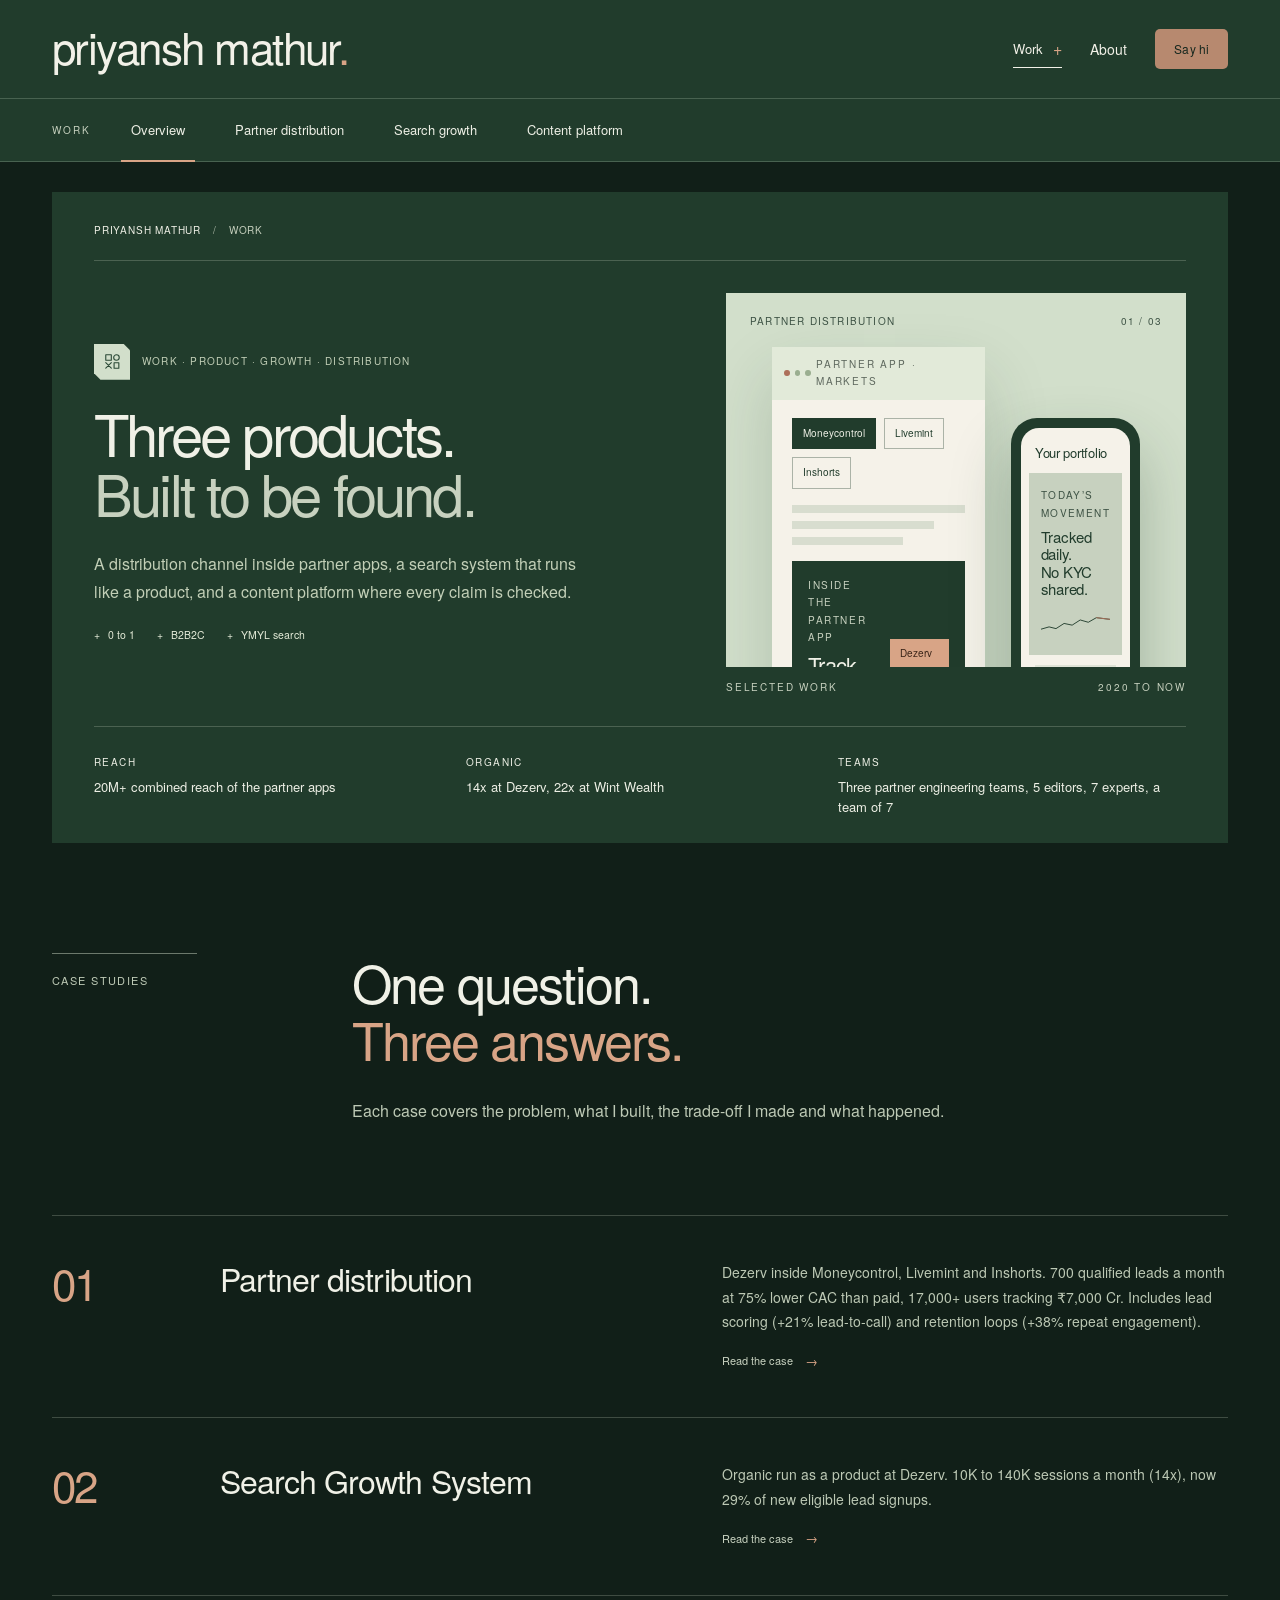
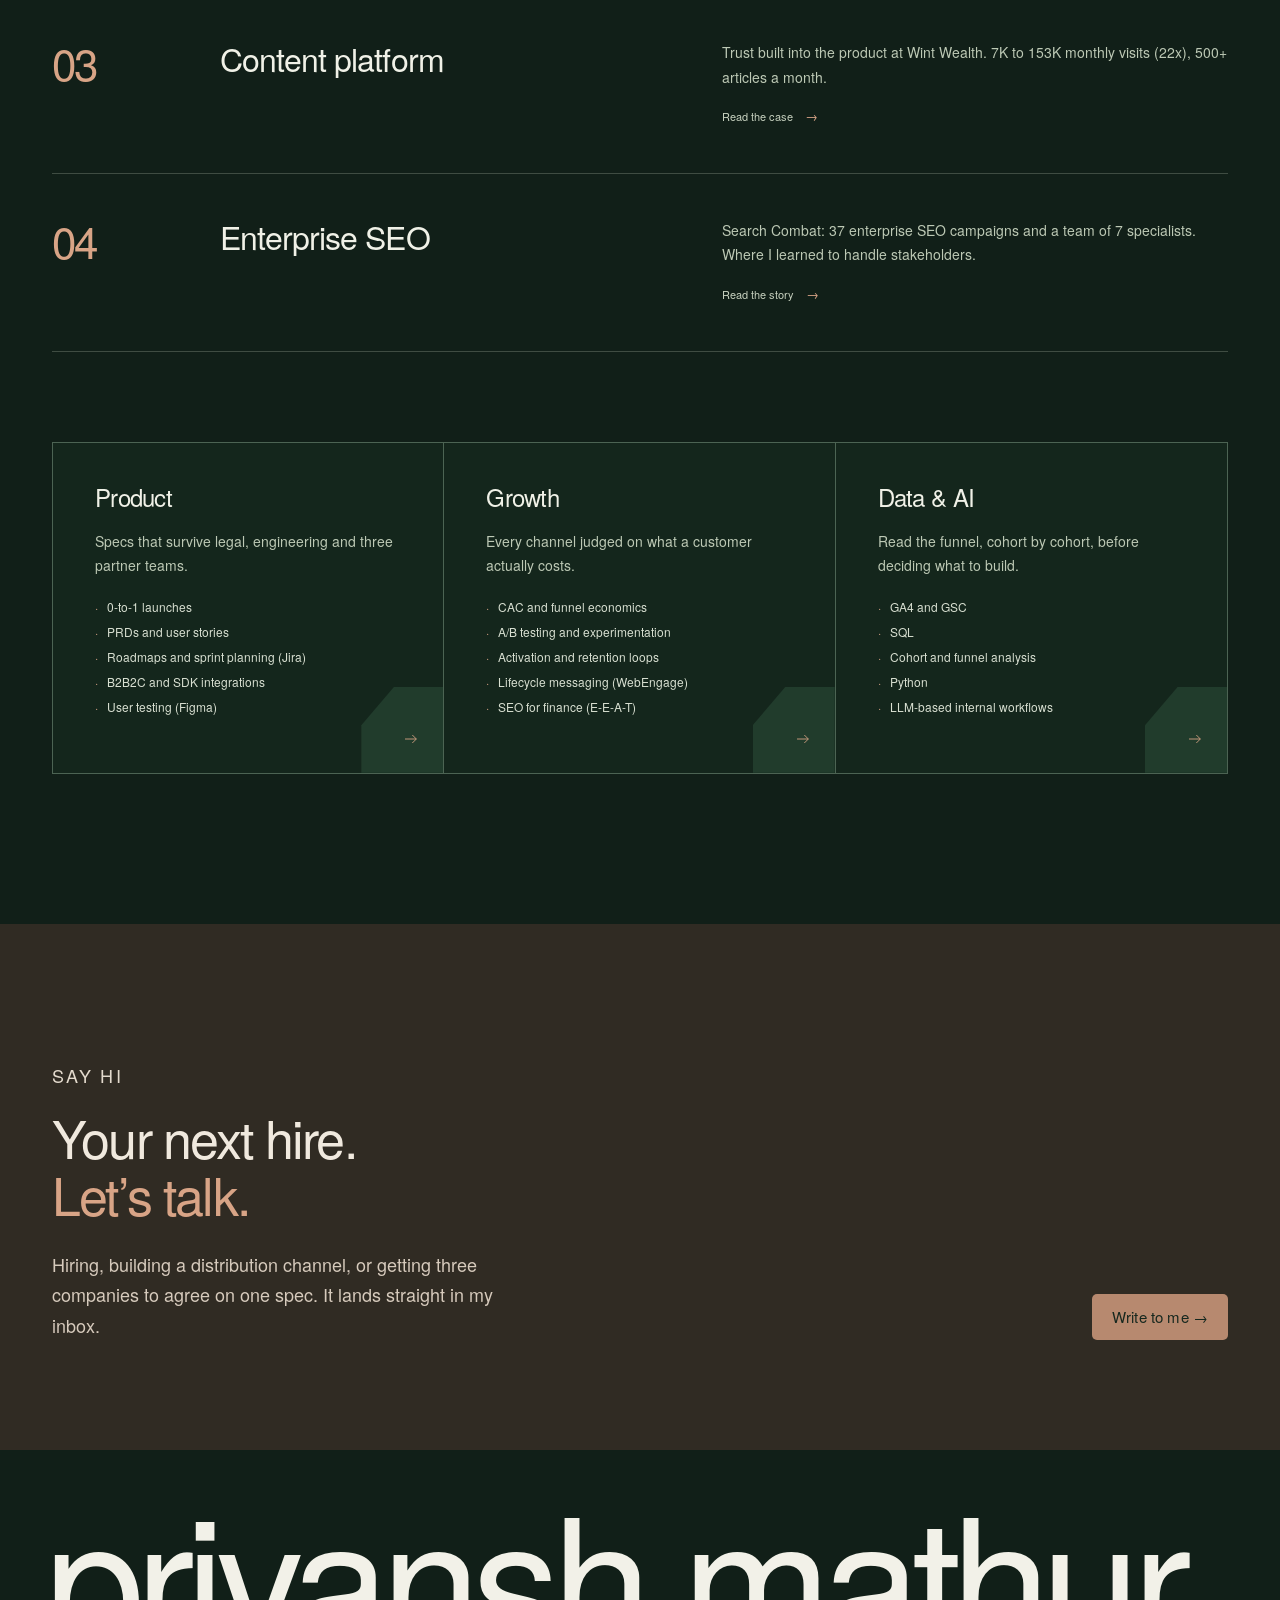
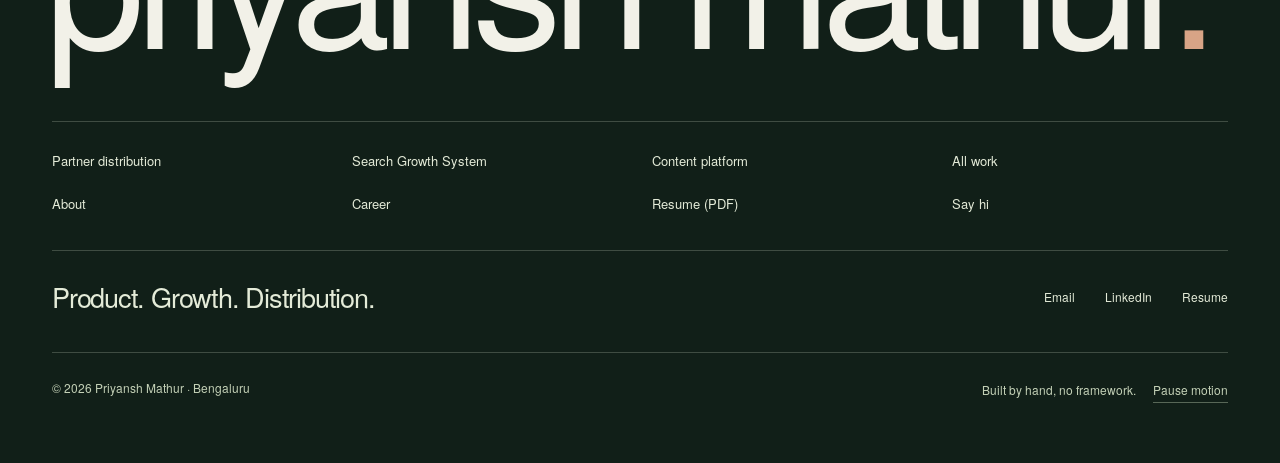
<file: work/index.html>
<!doctype html>
<html lang="en-GB">
<head>
<meta charset="utf-8">
<meta name="viewport" content="width=device-width, initial-scale=1">
<title>Work · Priyansh Mathur</title>
<meta name="description" content="Three products built to be found: Dezerv's embedded partner channel, Dezerv's search growth system, and Wint Wealth's content platform.">
<link rel="canonical" href="https://priyanshmathur.com/work/">
<meta property="og:type" content="website">
<meta property="og:title" content="Work · Priyansh Mathur">
<meta property="og:description" content="Three products built to be found: Dezerv's embedded partner channel, Dezerv's search growth system, and Wint Wealth's content platform.">
<meta property="og:url" content="https://priyanshmathur.com/work/">
<meta property="og:image" content="https://priyanshmathur.com/assets/img/og.jpg">
<meta name="twitter:card" content="summary_large_image">
<meta name="theme-color" content="#213c2c">
<link rel="icon" href="data:image/svg+xml,%3Csvg xmlns='http://www.w3.org/2000/svg' viewBox='0 0 32 32'%3E%3Crect width='32' height='32' rx='6' fill='%23213c2c'/%3E%3Ctext x='3' y='22' font-family='Helvetica,Arial' font-size='17' letter-spacing='-1.4' fill='%23f0f1e7'%3Epm%3C/text%3E%3Crect x='25' y='19' width='3' height='3' fill='%23d8a486'/%3E%3C/svg%3E">
<link rel="preload" href="/assets/fonts/heros-regular.woff2" as="font" type="font/woff2" crossorigin>
<link rel="stylesheet" href="/assets/css/site.css">
<script>document.documentElement.classList.add('js');</script>
<script type="module" src="/assets/js/site.js"></script>
</head>
<body>
<a class="skip" href="#main">Skip to content</a>
<header class="header">
  <div class="wrap header__bar">
    <a class="logo" href="/" aria-label="Priyansh Mathur, home">priyansh mathur<span>.</span></a>
    <nav class="nav" aria-label="Main">
      <details class="mega">
        <summary aria-current="page">Work <span class="plus" aria-hidden="true">+</span></summary>
        <div class="mega__panel">
          <a href="/work/embedded-sdk/"><span class="n">01</span><span class="t">Partner distribution</span><span class="d">Embedded SDK inside Moneycontrol, Livemint and Inshorts</span></a>
          <a href="/work/search-growth/"><span class="n">02</span><span class="t">Search Growth System</span><span class="d">Dezerv organic, 10K to 140K sessions a month</span></a>
          <a href="/work/content-platform/"><span class="n">03</span><span class="t">Content platform</span><span class="d">Wint Wealth, 500+ articles a month</span></a>
          <a href="/work/"><span class="n">&rarr;</span><span class="t">All work</span><span class="d">Every case and the toolkit behind them</span></a>
        </div>
      </details>
      <a href="/about/">About</a>
      <a class="btn btn--copper" href="/contact/">Say hi</a>
    </nav>
    <button class="menu-toggle" type="button" aria-expanded="false" aria-controls="mobile-nav">Menu <span class="plus" aria-hidden="true">+</span></button>
  </div>
  <span class="progress" aria-hidden="true"></span>
</header>
<nav class="mobile-nav" id="mobile-nav" aria-label="Mobile">
  <a href="/work/">Work</a>
  <a class="sub" href="/work/embedded-sdk/">Partner distribution</a>
  <a class="sub" href="/work/search-growth/">Search Growth System</a>
  <a class="sub" href="/work/content-platform/">Content platform</a>
  <a href="/about/">About</a>
  <a href="/Priyansh_Mathur_Resume.pdf">Resume (PDF)</a>
  <a class="btn btn--copper" href="/contact/">Say hi</a>
</nav>
<nav class="subnav" aria-label="Work">
  <div class="wrap">
    <span class="eyebrow">Work</span>
    <a href="/work/" data-sub aria-current="page">Overview</a>
    <a href="/work/embedded-sdk/" data-sub>Partner distribution</a>
    <a href="/work/search-growth/" data-sub>Search growth</a>
    <a href="/work/content-platform/" data-sub>Content platform</a>
  </div>
</nav>
<main id="main">

<section class="page-hero">
  <div class="wrap">
    <div class="hero-card">
      <p class="crumbs"><a href="/">Priyansh Mathur</a><i>/</i><span>Work</span></p>
      <div class="hero-card__grid">
        <div>
          <div class="tag-line"><span class="icon-tile"><svg class="" viewBox="0 0 24 24" fill="none" stroke="currentColor" stroke-width="1.4" stroke-linecap="round" stroke-linejoin="round" aria-hidden="true"><rect x="3.5" y="3.5" width="7" height="7"/><circle cx="17" cy="7" r="3.5"/><path d="M3.5 20.5 10.5 13.5M3.5 13.5l7 7"/><path d="M14 13.5h6v7h-6z"/></svg></span><p class="eyebrow">Work &middot; Product &middot; Growth &middot; Distribution</p></div>
          <h1 class="split">Three products.<span class="line-break accent-sage">Built to be found.</span></h1>
          <p class="lead rv">A distribution channel inside partner apps, a search system that runs like a product, and a content platform where every claim is checked.</p>
          <div class="plus-tags rv"><span>0 to 1</span><span>B2B2C</span><span>YMYL search</span></div>
        </div>
        <div class="rv">
          <div class="stage" style="height:374px"><div class="stage__top"><span>Partner distribution</span><span>01 / 03</span></div><div class="scene is-active"><div class="sc-partner">
  <div class="browser" aria-hidden="true">
    <div class="browser__bar"><i></i><i></i><i></i><b>PARTNER APP &middot; MARKETS</b></div>
    <div class="browser__body">
      <div class="partners"><span class="on">Moneycontrol</span><span>Livemint</span><span>Inshorts</span></div>
      <div class="news"><i></i><i></i><i></i></div>
      <div class="embed"><span class="k">Inside the partner app</span><span class="pill">Dezerv SDK</span><span class="v">Track your portfolio here.</span></div>
      <div class="news"><i></i><i></i></div>
    </div>
  </div>
  <div class="phone" aria-hidden="true">
    <div class="phone__in">
      <p class="phone__head">Your portfolio</p>
      <div class="phone__card"><p class="k">Today&rsquo;s movement</p><p class="v">Tracked daily.<br>No KYC shared.</p>
        <svg class="spark" viewBox="0 0 120 34" fill="none"><path d="M0 26 14 22 26 25 40 16 54 19 68 10 82 14 96 6 120 9" stroke="#213c2c" stroke-width="1.6"/><path d="M96 6 120 9" stroke="#ad705a" stroke-width="1.6"/></svg>
      </div>
      <div class="phone__rows"><i></i><i></i></div>
      <div class="phone__cta"><span>Insights</span><span>&rarr;</span></div>
    </div>
  </div>
</div></div></div>
          <p class="poster__cap"><span>Selected work</span><span>2020 to now</span></p>
        </div>
      </div>
      <div class="factrow">
        <div><p class="eyebrow">Reach</p><p>20M+ combined reach of the partner apps</p></div>
        <div><p class="eyebrow">Organic</p><p>14x at Dezerv, 22x at Wint Wealth</p></div>
        <div><p class="eyebrow">Teams</p><p>Three partner engineering teams, 5 editors, 7 experts, a team of 7</p></div>
      </div>
    </div>
  </div>
</section>

<section class="section" style="padding-top:110px">
  <div class="wrap">
    <div class="statement">
      <div class="statement__label statement__label--rule rv"><p class="eyebrow">Case studies</p></div>
      <div class="statement__body">
        <h2 class="h2 split">One question.<span class="line-break accent">Three answers.</span></h2>
        <p class="body rv">Each case covers the problem, what I built, the trade-off I made and what happened.</p>
      </div>
    </div>
    <div class="rows">
      <div class="row rv"><p class="num">01</p><h3 class="h3--m">Partner distribution</h3><div><p class="small">Dezerv inside Moneycontrol, Livemint and Inshorts. 700 qualified leads a month at 75% lower CAC than paid, 17,000+ users tracking &#8377;7,000 Cr. Includes lead scoring (+21% lead-to-call) and retention loops (+38% repeat engagement).</p><a class="text-link" href="/work/embedded-sdk/">Read the case</a></div></div>
      <div class="row rv"><p class="num">02</p><h3 class="h3--m">Search Growth System</h3><div><p class="small">Organic run as a product at Dezerv. 10K to 140K sessions a month (14x), now 29% of new eligible lead signups.</p><a class="text-link" href="/work/search-growth/">Read the case</a></div></div>
      <div class="row rv"><p class="num">03</p><h3 class="h3--m">Content platform</h3><div><p class="small">Trust built into the product at Wint Wealth. 7K to 153K monthly visits (22x), 500+ articles a month.</p><a class="text-link" href="/work/content-platform/">Read the case</a></div></div>
      <div class="row rv"><p class="num">04</p><h3 class="h3--m">Enterprise SEO</h3><div><p class="small">Search Combat: 37 enterprise SEO campaigns and a team of 7 specialists. Where I learned to handle stakeholders.</p><a class="text-link" href="/about/#career">Read the story</a></div></div>
    </div>

    <div class="kit rv" style="margin-top:90px">
      <article class="kit__card"><h3 class="h3--m" style="font-size:24px">Product</h3><p class="small">Specs that survive legal, engineering and three partner teams.</p><ul><li>0-to-1 launches</li><li>PRDs and user stories</li><li>Roadmaps and sprint planning (Jira)</li><li>B2B2C and SDK integrations</li><li>User testing (Figma)</li></ul><span class="kit__corner" aria-hidden="true"><svg viewBox="0 0 24 24" fill="none" stroke="currentColor" stroke-width="1.3" aria-hidden="true"><path d="M3 12h17M14 6l6 6-6 6"/></svg></span></article>
      <article class="kit__card"><h3 class="h3--m" style="font-size:24px">Growth</h3><p class="small">Every channel judged on what a customer actually costs.</p><ul><li>CAC and funnel economics</li><li>A/B testing and experimentation</li><li>Activation and retention loops</li><li>Lifecycle messaging (WebEngage)</li><li>SEO for finance (E-E-A-T)</li></ul><span class="kit__corner" aria-hidden="true"><svg viewBox="0 0 24 24" fill="none" stroke="currentColor" stroke-width="1.3" aria-hidden="true"><path d="M3 12h17M14 6l6 6-6 6"/></svg></span></article>
      <article class="kit__card"><h3 class="h3--m" style="font-size:24px">Data &amp; AI</h3><p class="small">Read the funnel, cohort by cohort, before deciding what to build.</p><ul><li>GA4 and GSC</li><li>SQL</li><li>Cohort and funnel analysis</li><li>Python</li><li>LLM-based internal workflows</li></ul><span class="kit__corner" aria-hidden="true"><svg viewBox="0 0 24 24" fill="none" stroke="currentColor" stroke-width="1.3" aria-hidden="true"><path d="M3 12h17M14 6l6 6-6 6"/></svg></span></article>
    </div>
  </div>
</section>

<section class="band" aria-labelledby="band-h">
  <div class="wrap band__grid">
    <div>
      <p class="eyebrow" style="color:#e3dacd">Say hi</p>
      <h2 class="h2 split" id="band-h" style="margin-top:18px">Your next hire.<span class="line-break accent">Let&rsquo;s talk.</span></h2>
      <p>Hiring, building a distribution channel, or getting three companies to agree on one spec. It lands straight in my inbox.</p>
    </div>
    <a class="btn btn--copper btn--lg" href="/contact/">Write to me &rarr;</a>
  </div>
</section>
</main>
<footer class="footer">
  <div class="wrap">
    <p class="wordmark" aria-hidden="true">priyansh mathur<span>.</span></p>
    <nav class="footer__links" aria-label="Footer">
      <a href="/work/embedded-sdk/">Partner distribution</a>
      <a href="/work/search-growth/">Search Growth System</a>
      <a href="/work/content-platform/">Content platform</a>
      <a href="/work/">All work</a>
      <a href="/about/">About</a>
      <a href="/about/#career">Career</a>
      <a href="/Priyansh_Mathur_Resume.pdf">Resume (PDF)</a>
      <a href="/contact/">Say hi</a>
    </nav>
    <div class="footer__top">
      <p class="footer__tag">Product. Growth. Distribution.</p>
      <nav aria-label="Elsewhere">
        <a href="mailto:priyanshmathur2@gmail.com">Email</a>
        <a href="https://www.linkedin.com/in/priyansh-mathur" rel="noopener">LinkedIn</a>
        <a href="/Priyansh_Mathur_Resume.pdf">Resume</a>
      </nav>
    </div>
    <div class="footer__bottom">
      <span>&copy; 2026 Priyansh Mathur &middot; Bengaluru</span>
      <span>Built by hand, no framework. <button class="motion-text" type="button" data-motion-toggle>Pause motion</button></span>
    </div>
  </div>
</footer>
</body>
</html>
</file>
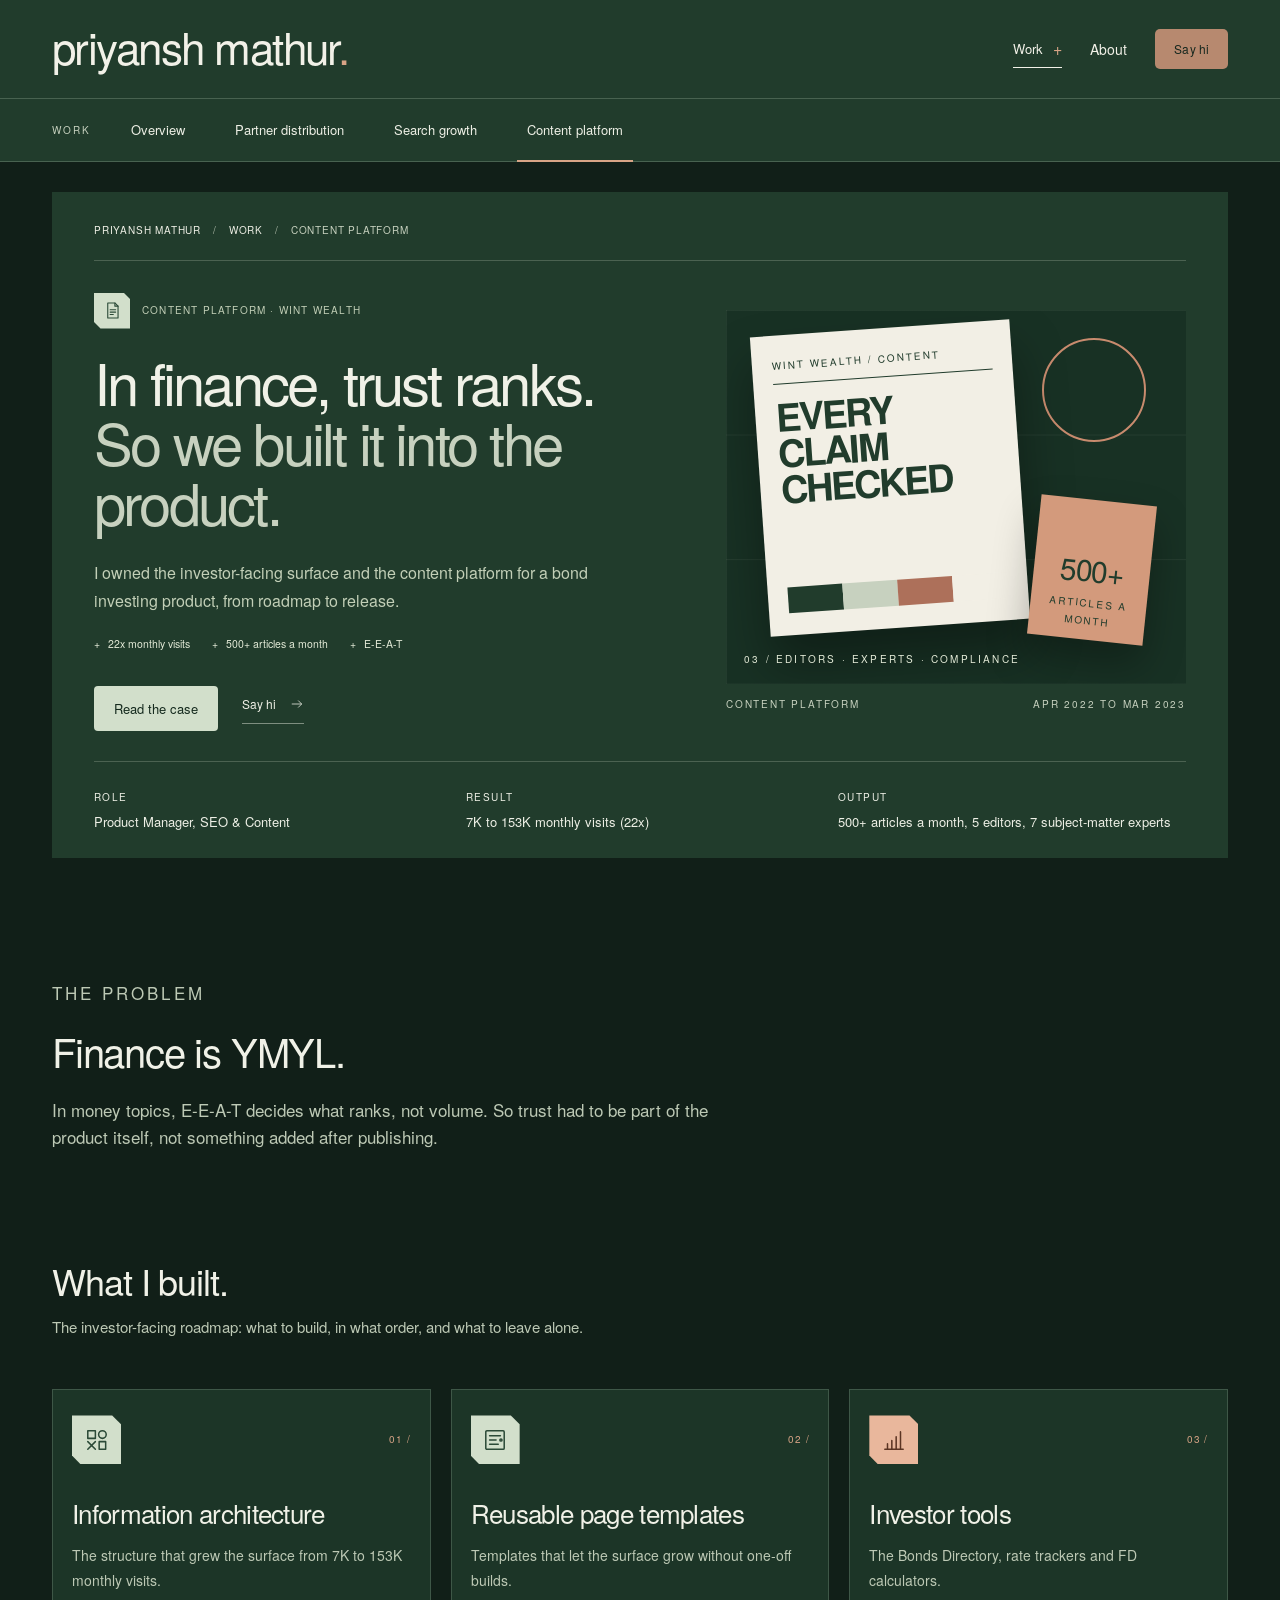
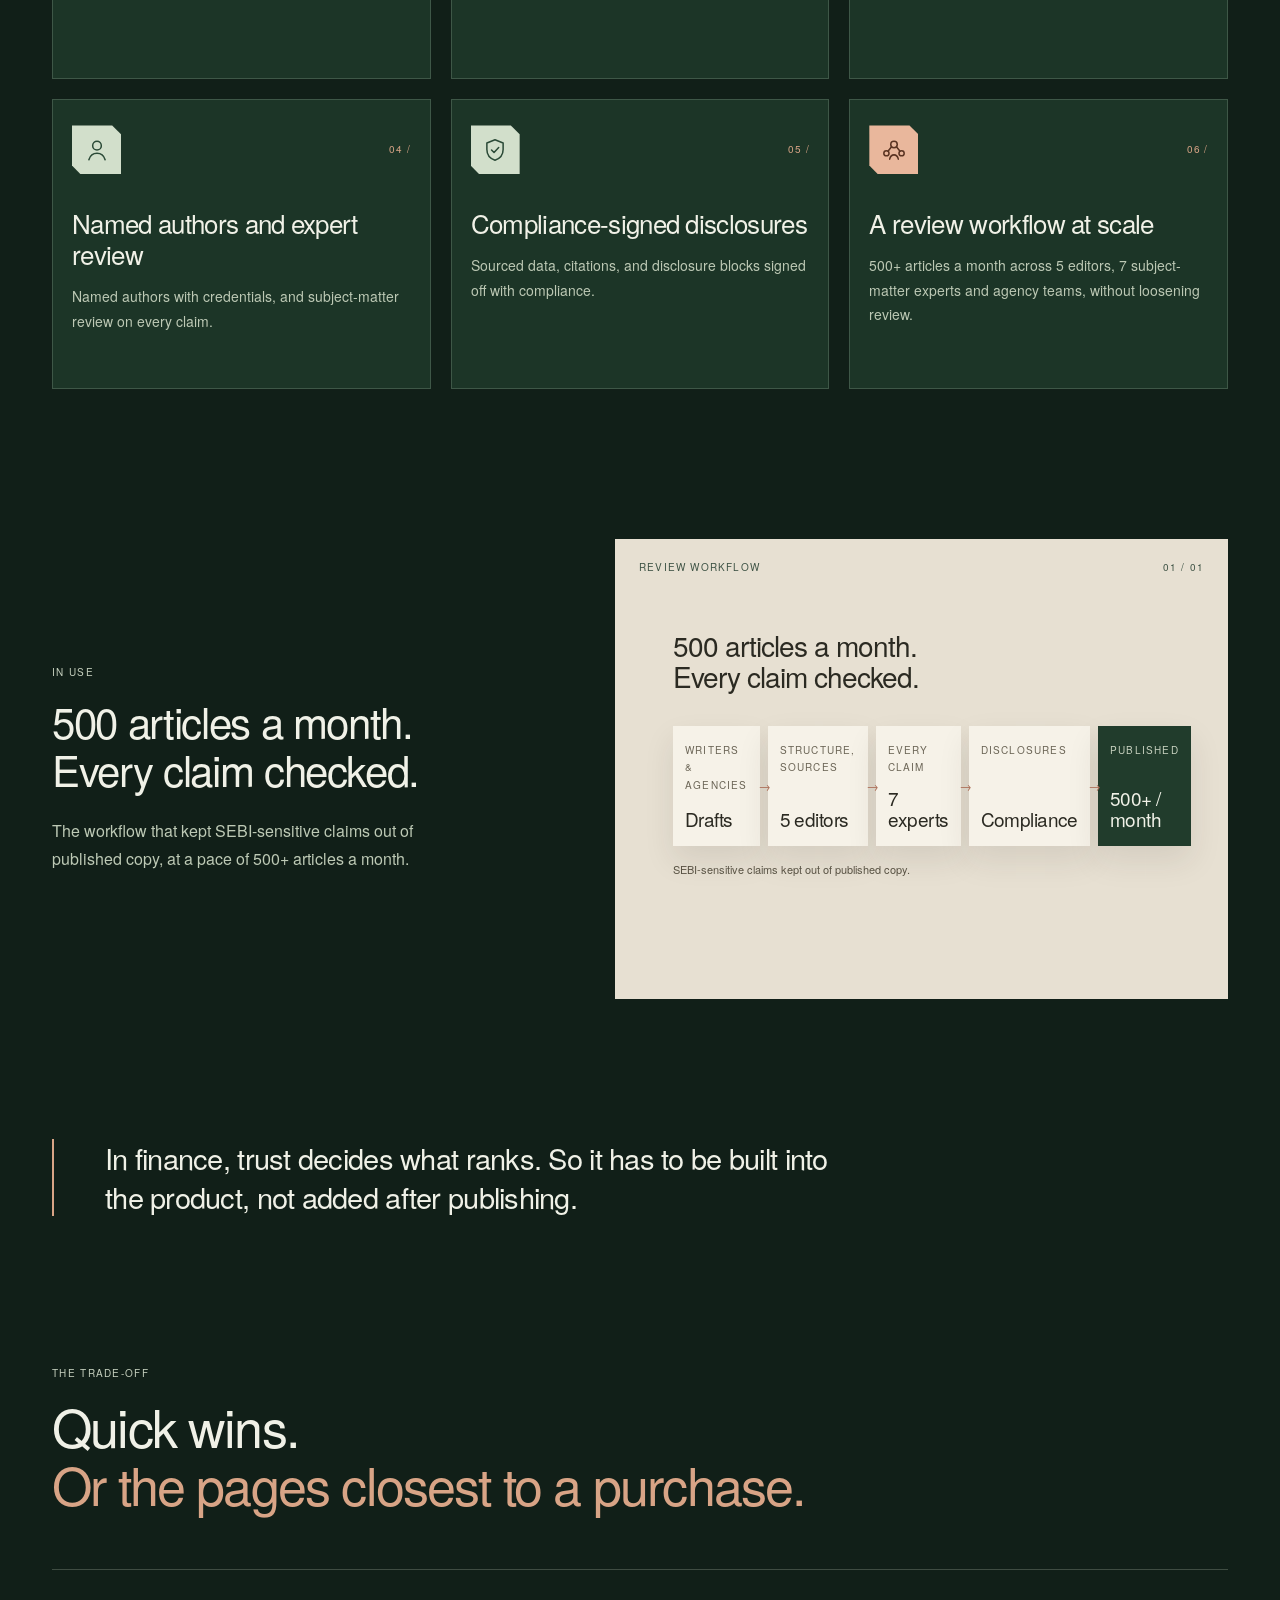
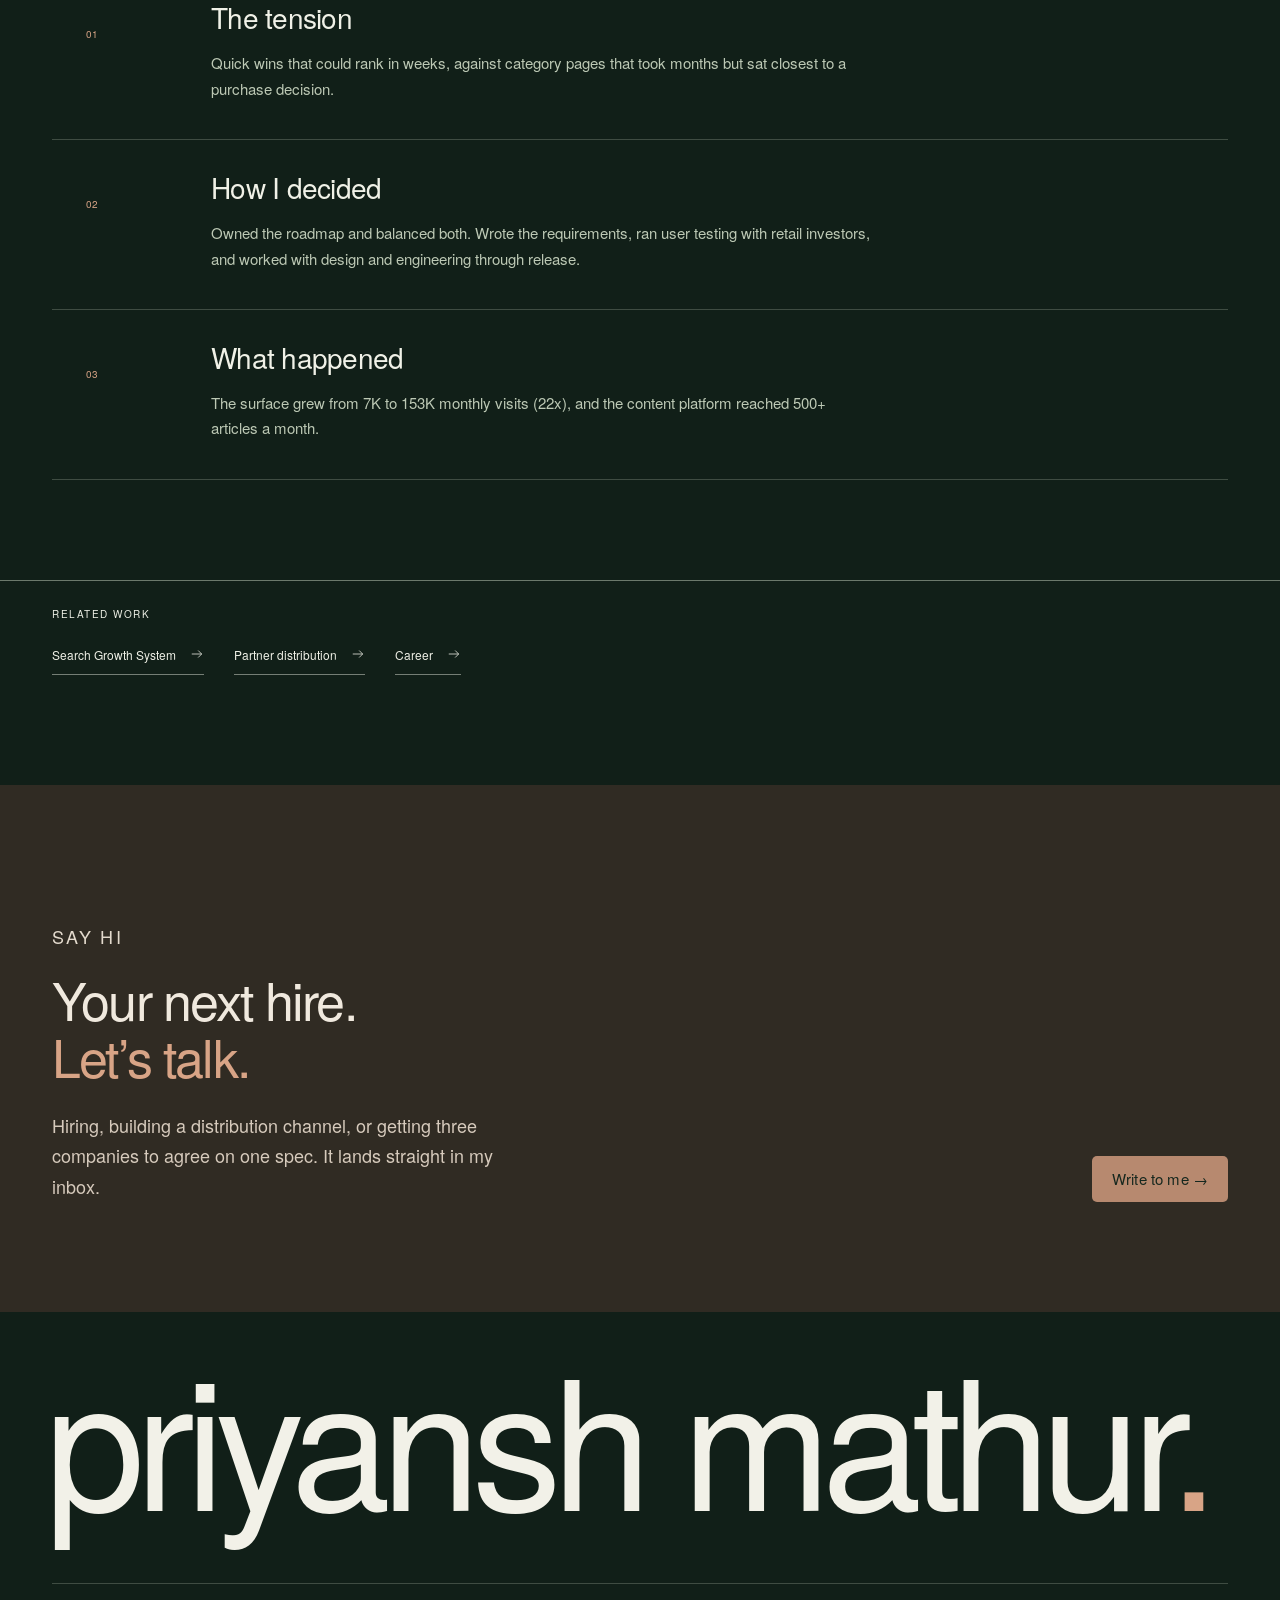
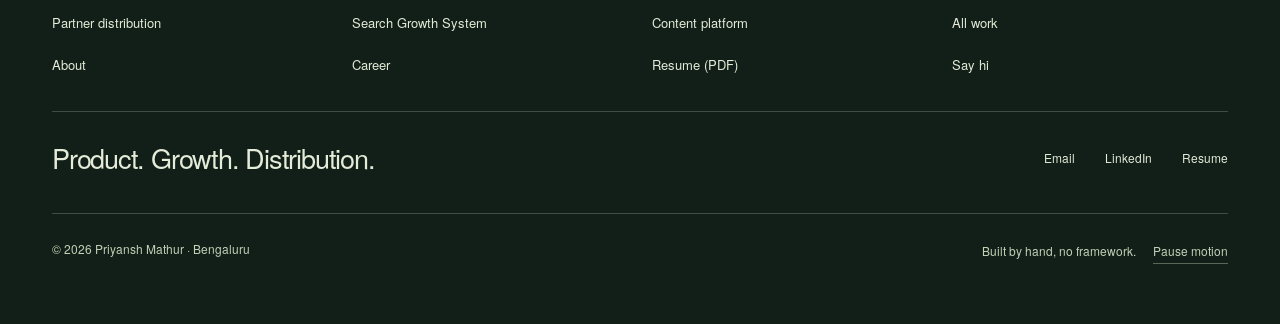
<file: work/content-platform/index.html>
<!doctype html>
<html lang="en-GB">
<head>
<meta charset="utf-8">
<meta name="viewport" content="width=device-width, initial-scale=1">
<title>Content platform at Wint Wealth · Priyansh Mathur</title>
<meta name="description" content="At Wint Wealth, Priyansh Mathur built trust into the product: 7K to 153K monthly visits and 500+ articles a month, with expert review and compliance sign-off.">
<link rel="canonical" href="https://priyanshmathur.com/work/content-platform/">
<meta property="og:type" content="website">
<meta property="og:title" content="Content platform at Wint Wealth · Priyansh Mathur">
<meta property="og:description" content="At Wint Wealth, Priyansh Mathur built trust into the product: 7K to 153K monthly visits and 500+ articles a month, with expert review and compliance sign-off.">
<meta property="og:url" content="https://priyanshmathur.com/work/content-platform/">
<meta property="og:image" content="https://priyanshmathur.com/assets/img/og.jpg">
<meta name="twitter:card" content="summary_large_image">
<meta name="theme-color" content="#213c2c">
<link rel="icon" href="data:image/svg+xml,%3Csvg xmlns='http://www.w3.org/2000/svg' viewBox='0 0 32 32'%3E%3Crect width='32' height='32' rx='6' fill='%23213c2c'/%3E%3Ctext x='3' y='22' font-family='Helvetica,Arial' font-size='17' letter-spacing='-1.4' fill='%23f0f1e7'%3Epm%3C/text%3E%3Crect x='25' y='19' width='3' height='3' fill='%23d8a486'/%3E%3C/svg%3E">
<link rel="preload" href="/assets/fonts/heros-regular.woff2" as="font" type="font/woff2" crossorigin>
<link rel="stylesheet" href="/assets/css/site.css">
<script>document.documentElement.classList.add('js');</script>
<script type="module" src="/assets/js/site.js"></script>
</head>
<body>
<a class="skip" href="#main">Skip to content</a>
<header class="header">
  <div class="wrap header__bar">
    <a class="logo" href="/" aria-label="Priyansh Mathur, home">priyansh mathur<span>.</span></a>
    <nav class="nav" aria-label="Main">
      <details class="mega">
        <summary aria-current="page">Work <span class="plus" aria-hidden="true">+</span></summary>
        <div class="mega__panel">
          <a href="/work/embedded-sdk/"><span class="n">01</span><span class="t">Partner distribution</span><span class="d">Embedded SDK inside Moneycontrol, Livemint and Inshorts</span></a>
          <a href="/work/search-growth/"><span class="n">02</span><span class="t">Search Growth System</span><span class="d">Dezerv organic, 10K to 140K sessions a month</span></a>
          <a href="/work/content-platform/"><span class="n">03</span><span class="t">Content platform</span><span class="d">Wint Wealth, 500+ articles a month</span></a>
          <a href="/work/"><span class="n">&rarr;</span><span class="t">All work</span><span class="d">Every case and the toolkit behind them</span></a>
        </div>
      </details>
      <a href="/about/">About</a>
      <a class="btn btn--copper" href="/contact/">Say hi</a>
    </nav>
    <button class="menu-toggle" type="button" aria-expanded="false" aria-controls="mobile-nav">Menu <span class="plus" aria-hidden="true">+</span></button>
  </div>
  <span class="progress" aria-hidden="true"></span>
</header>
<nav class="mobile-nav" id="mobile-nav" aria-label="Mobile">
  <a href="/work/">Work</a>
  <a class="sub" href="/work/embedded-sdk/">Partner distribution</a>
  <a class="sub" href="/work/search-growth/">Search Growth System</a>
  <a class="sub" href="/work/content-platform/">Content platform</a>
  <a href="/about/">About</a>
  <a href="/Priyansh_Mathur_Resume.pdf">Resume (PDF)</a>
  <a class="btn btn--copper" href="/contact/">Say hi</a>
</nav>
<nav class="subnav" aria-label="Work">
  <div class="wrap">
    <span class="eyebrow">Work</span>
    <a href="/work/" data-sub>Overview</a>
    <a href="/work/embedded-sdk/" data-sub>Partner distribution</a>
    <a href="/work/search-growth/" data-sub>Search growth</a>
    <a href="/work/content-platform/" data-sub aria-current="page">Content platform</a>
  </div>
</nav>
<main id="main">

<section class="page-hero">
  <div class="wrap">
    <div class="hero-card">
      <p class="crumbs"><a href="/">Priyansh Mathur</a><i>/</i><a href="/work/">Work</a><i>/</i><span>Content platform</span></p>
      <div class="hero-card__grid">
        <div>
          <div class="tag-line"><span class="icon-tile"><svg class="" viewBox="0 0 24 24" fill="none" stroke="currentColor" stroke-width="1.4" stroke-linecap="round" stroke-linejoin="round" aria-hidden="true"><path d="M6 2.5h9l4 4v15H6z"/><path d="M15 2.5v4h4"/><path d="M9 11h7M9 14h7M9 17h4"/></svg></span><p class="eyebrow">Content platform &middot; Wint Wealth</p></div>
          <h1 class="split">In finance, trust ranks.<span class="line-break accent-sage">So we built it into the product.</span></h1>
          <p class="lead rv">I owned the investor-facing surface and the content platform for a bond investing product, from roadmap to release.</p>
          <div class="plus-tags rv"><span>22x monthly visits</span><span>500+ articles a month</span><span>E-E-A-T</span></div>
          <div class="hero__actions rv"><a class="btn btn--sage" href="#problem">Read the case</a><a class="link-arrow" href="/contact/">Say hi <svg viewBox="0 0 24 24" fill="none" stroke="currentColor" stroke-width="1.3" aria-hidden="true"><path d="M3 12h17M14 6l6 6-6 6"/></svg></a></div>
        </div>
        <div class="rv">
          <div class="poster">
            <div class="poster__grid"></div>
            <div class="poster__card"><p class="k">Wint Wealth / Content</p><p class="big">Every claim checked</p><div class="sw"><i></i><i></i><i></i><i></i></div></div>
            <span class="poster__ring" aria-hidden="true"></span>
            <div class="poster__chip"><b>500+</b><small>Articles a month</small></div>
            <p class="poster__foot">03 / Editors &middot; Experts &middot; Compliance</p>
          </div>
          <p class="poster__cap"><span>Content platform</span><span>Apr 2022 to Mar 2023</span></p>
        </div>
      </div>
      <div class="factrow">
        <div><p class="eyebrow">Role</p><p>Product Manager, SEO &amp; Content</p></div>
        <div><p class="eyebrow">Result</p><p>7K to 153K monthly visits (22x)</p></div>
        <div><p class="eyebrow">Output</p><p>500+ articles a month, 5 editors, 7 subject-matter experts</p></div>
      </div>
    </div>
  </div>
</section>

<section class="goal" id="problem">
  <div class="wrap">
    <p class="eyebrow-l rv">The problem</p>
    <h2 class="h2-c split">Finance is YMYL.</h2>
    <p class="body rv">In money topics, E-E-A-T decides what ranks, not volume. So trust had to be part of the product itself, not something added after publishing.</p>
  </div>
</section>

<section class="built">
  <div class="wrap">
    <h2 class="h2-c split">What I built.</h2>
    <p class="rv">The investor-facing roadmap: what to build, in what order, and what to leave alone.</p>
    <div class="bcards">
      <article class="bcard rv"><div class="bcard__head"><span class="icon-tile"><svg class="" viewBox="0 0 24 24" fill="none" stroke="currentColor" stroke-width="1.4" stroke-linecap="round" stroke-linejoin="round" aria-hidden="true"><rect x="3.5" y="3.5" width="7" height="7"/><circle cx="17" cy="7" r="3.5"/><path d="M3.5 20.5 10.5 13.5M3.5 13.5l7 7"/><path d="M14 13.5h6v7h-6z"/></svg></span><span class="n">01 /</span></div><h3 class="h3">Information architecture</h3><p class="small">The structure that grew the surface from 7K to 153K monthly visits.</p></article>
      <article class="bcard rv"><div class="bcard__head"><span class="icon-tile"><svg class="" viewBox="0 0 24 24" fill="none" stroke="currentColor" stroke-width="1.4" stroke-linecap="round" stroke-linejoin="round" aria-hidden="true"><rect x="3.5" y="3.5" width="17" height="17" rx="1"/><path d="M7 8h10M7 12h6M7 16h8"/><circle cx="17.5" cy="12" r="1"/></svg></span><span class="n">02 /</span></div><h3 class="h3">Reusable page templates</h3><p class="small">Templates that let the surface grow without one-off builds.</p></article>
      <article class="bcard rv"><div class="bcard__head"><span class="icon-tile icon-tile--copper"><svg class="" viewBox="0 0 24 24" fill="none" stroke="currentColor" stroke-width="1.4" stroke-linecap="round" stroke-linejoin="round" aria-hidden="true"><path d="M3.5 20.5h17"/><path d="M6 20.5v-5M10 20.5v-8M14 20.5V9M18 20.5V4.5"/></svg></span><span class="n">03 /</span></div><h3 class="h3">Investor tools</h3><p class="small">The Bonds Directory, rate trackers and FD calculators.</p></article>
      <article class="bcard rv"><div class="bcard__head"><span class="icon-tile"><svg class="" viewBox="0 0 24 24" fill="none" stroke="currentColor" stroke-width="1.4" stroke-linecap="round" stroke-linejoin="round" aria-hidden="true"><circle cx="12" cy="8" r="4"/><path d="M4.5 21c1.2-4 4-6 7.5-6s6.3 2 7.5 6"/></svg></span><span class="n">04 /</span></div><h3 class="h3">Named authors and expert review</h3><p class="small">Named authors with credentials, and subject-matter review on every claim.</p></article>
      <article class="bcard rv"><div class="bcard__head"><span class="icon-tile"><svg class="" viewBox="0 0 24 24" fill="none" stroke="currentColor" stroke-width="1.4" stroke-linecap="round" stroke-linejoin="round" aria-hidden="true"><path d="M12 2.5 4.5 5.5v6c0 4.6 3.1 8.4 7.5 10 4.4-1.6 7.5-5.4 7.5-10v-6z"/><path d="m8.8 12 2.3 2.3 4.3-4.6"/></svg></span><span class="n">05 /</span></div><h3 class="h3">Compliance-signed disclosures</h3><p class="small">Sourced data, citations, and disclosure blocks signed off with compliance.</p></article>
      <article class="bcard rv"><div class="bcard__head"><span class="icon-tile icon-tile--copper"><svg class="" viewBox="0 0 24 24" fill="none" stroke="currentColor" stroke-width="1.4" stroke-linecap="round" stroke-linejoin="round" aria-hidden="true"><circle cx="12" cy="7" r="3"/><circle cx="5" cy="15" r="2.4"/><circle cx="19" cy="15" r="2.4"/><path d="M8 20.5c.6-2.8 2-4 4-4s3.4 1.2 4 4"/><path d="M9.6 9.2 6.6 13M14.4 9.2l3 3.8"/></svg></span><span class="n">06 /</span></div><h3 class="h3">A review workflow at scale</h3><p class="small">500+ articles a month across 5 editors, 7 subject-matter experts and agency teams, without loosening review.</p></article>
    </div>
  </div>
</section>

<section class="inuse">
  <div class="wrap inuse__grid">
    <div>
      <p class="eyebrow rv">In use</p>
      <h2 class="h2-c split">500 articles a month.<span class="line-break">Every claim checked.</span></h2>
      <p class="body rv">The workflow that kept SEBI-sensitive claims out of published copy, at a pace of 500+ articles a month.</p>
    </div>
    <div class="stage stage--ivory rv"><div class="stage__top"><span>Review workflow</span><span>01 / 01</span></div><div class="scene is-active"><div class="sc-pipe">
  <p class="sc-title">500 articles a month.<br>Every claim checked.</p>
  <div class="pipe" role="img" aria-label="Writers and agencies draft, 5 editors structure, 7 experts review every claim, compliance signs disclosures, 500 plus articles a month publish.">
    <div><span class="k">Writers &amp; agencies</span><span class="v">Drafts</span></div>
    <div><span class="k">Structure, sources</span><span class="v">5 editors</span></div>
    <div><span class="k">Every claim</span><span class="v">7 experts</span></div>
    <div><span class="k">Disclosures</span><span class="v">Compliance</span></div>
    <div class="last"><span class="k">Published</span><span class="v">500+ / month</span></div>
  </div>
  <p class="note">SEBI-sensitive claims kept out of published copy.</p>
</div></div></div>
  </div>
</section>

<section class="quote">
  <div class="wrap"><p class="rv">In finance, trust decides what ranks. So it has to be built into the product, not added after publishing.</p></div>
</section>

<section class="trade">
  <div class="wrap">
    <p class="eyebrow rv">The trade-off</p>
    <h2 class="h2 h2--m split">Quick wins.<span class="line-break accent">Or the pages closest to a purchase.</span></h2>
    <div class="trade__list">
      <div class="trade__item rv"><p class="n">01</p><div><h3>The tension</h3><p>Quick wins that could rank in weeks, against category pages that took months but sat closest to a purchase decision.</p></div></div>
      <div class="trade__item rv"><p class="n">02</p><div><h3>How I decided</h3><p>Owned the roadmap and balanced both. Wrote the requirements, ran user testing with retail investors, and worked with design and engineering through release.</p></div></div>
      <div class="trade__item rv"><p class="n">03</p><div><h3>What happened</h3><p>The surface grew from 7K to 153K monthly visits (22x), and the content platform reached 500+ articles a month.</p></div></div>
    </div>
  </div>
</section>

<section class="related">
  <div class="wrap related__inner">
    <p class="eyebrow">Related work</p>
    <nav aria-label="Related work"><a class="link-arrow" href="/work/search-growth/">Search Growth System <svg viewBox="0 0 24 24" fill="none" stroke="currentColor" stroke-width="1.3" aria-hidden="true"><path d="M3 12h17M14 6l6 6-6 6"/></svg></a><a class="link-arrow" href="/work/embedded-sdk/">Partner distribution <svg viewBox="0 0 24 24" fill="none" stroke="currentColor" stroke-width="1.3" aria-hidden="true"><path d="M3 12h17M14 6l6 6-6 6"/></svg></a><a class="link-arrow" href="/about/#career">Career <svg viewBox="0 0 24 24" fill="none" stroke="currentColor" stroke-width="1.3" aria-hidden="true"><path d="M3 12h17M14 6l6 6-6 6"/></svg></a></nav>
  </div>
</section>

<section class="band" aria-labelledby="band-h">
  <div class="wrap band__grid">
    <div>
      <p class="eyebrow" style="color:#e3dacd">Say hi</p>
      <h2 class="h2 split" id="band-h" style="margin-top:18px">Your next hire.<span class="line-break accent">Let&rsquo;s talk.</span></h2>
      <p>Hiring, building a distribution channel, or getting three companies to agree on one spec. It lands straight in my inbox.</p>
    </div>
    <a class="btn btn--copper btn--lg" href="/contact/">Write to me &rarr;</a>
  </div>
</section>
</main>
<footer class="footer">
  <div class="wrap">
    <p class="wordmark" aria-hidden="true">priyansh mathur<span>.</span></p>
    <nav class="footer__links" aria-label="Footer">
      <a href="/work/embedded-sdk/">Partner distribution</a>
      <a href="/work/search-growth/">Search Growth System</a>
      <a href="/work/content-platform/">Content platform</a>
      <a href="/work/">All work</a>
      <a href="/about/">About</a>
      <a href="/about/#career">Career</a>
      <a href="/Priyansh_Mathur_Resume.pdf">Resume (PDF)</a>
      <a href="/contact/">Say hi</a>
    </nav>
    <div class="footer__top">
      <p class="footer__tag">Product. Growth. Distribution.</p>
      <nav aria-label="Elsewhere">
        <a href="mailto:priyanshmathur2@gmail.com">Email</a>
        <a href="https://www.linkedin.com/in/priyansh-mathur" rel="noopener">LinkedIn</a>
        <a href="/Priyansh_Mathur_Resume.pdf">Resume</a>
      </nav>
    </div>
    <div class="footer__bottom">
      <span>&copy; 2026 Priyansh Mathur &middot; Bengaluru</span>
      <span>Built by hand, no framework. <button class="motion-text" type="button" data-motion-toggle>Pause motion</button></span>
    </div>
  </div>
</footer>
</body>
</html>
</file>
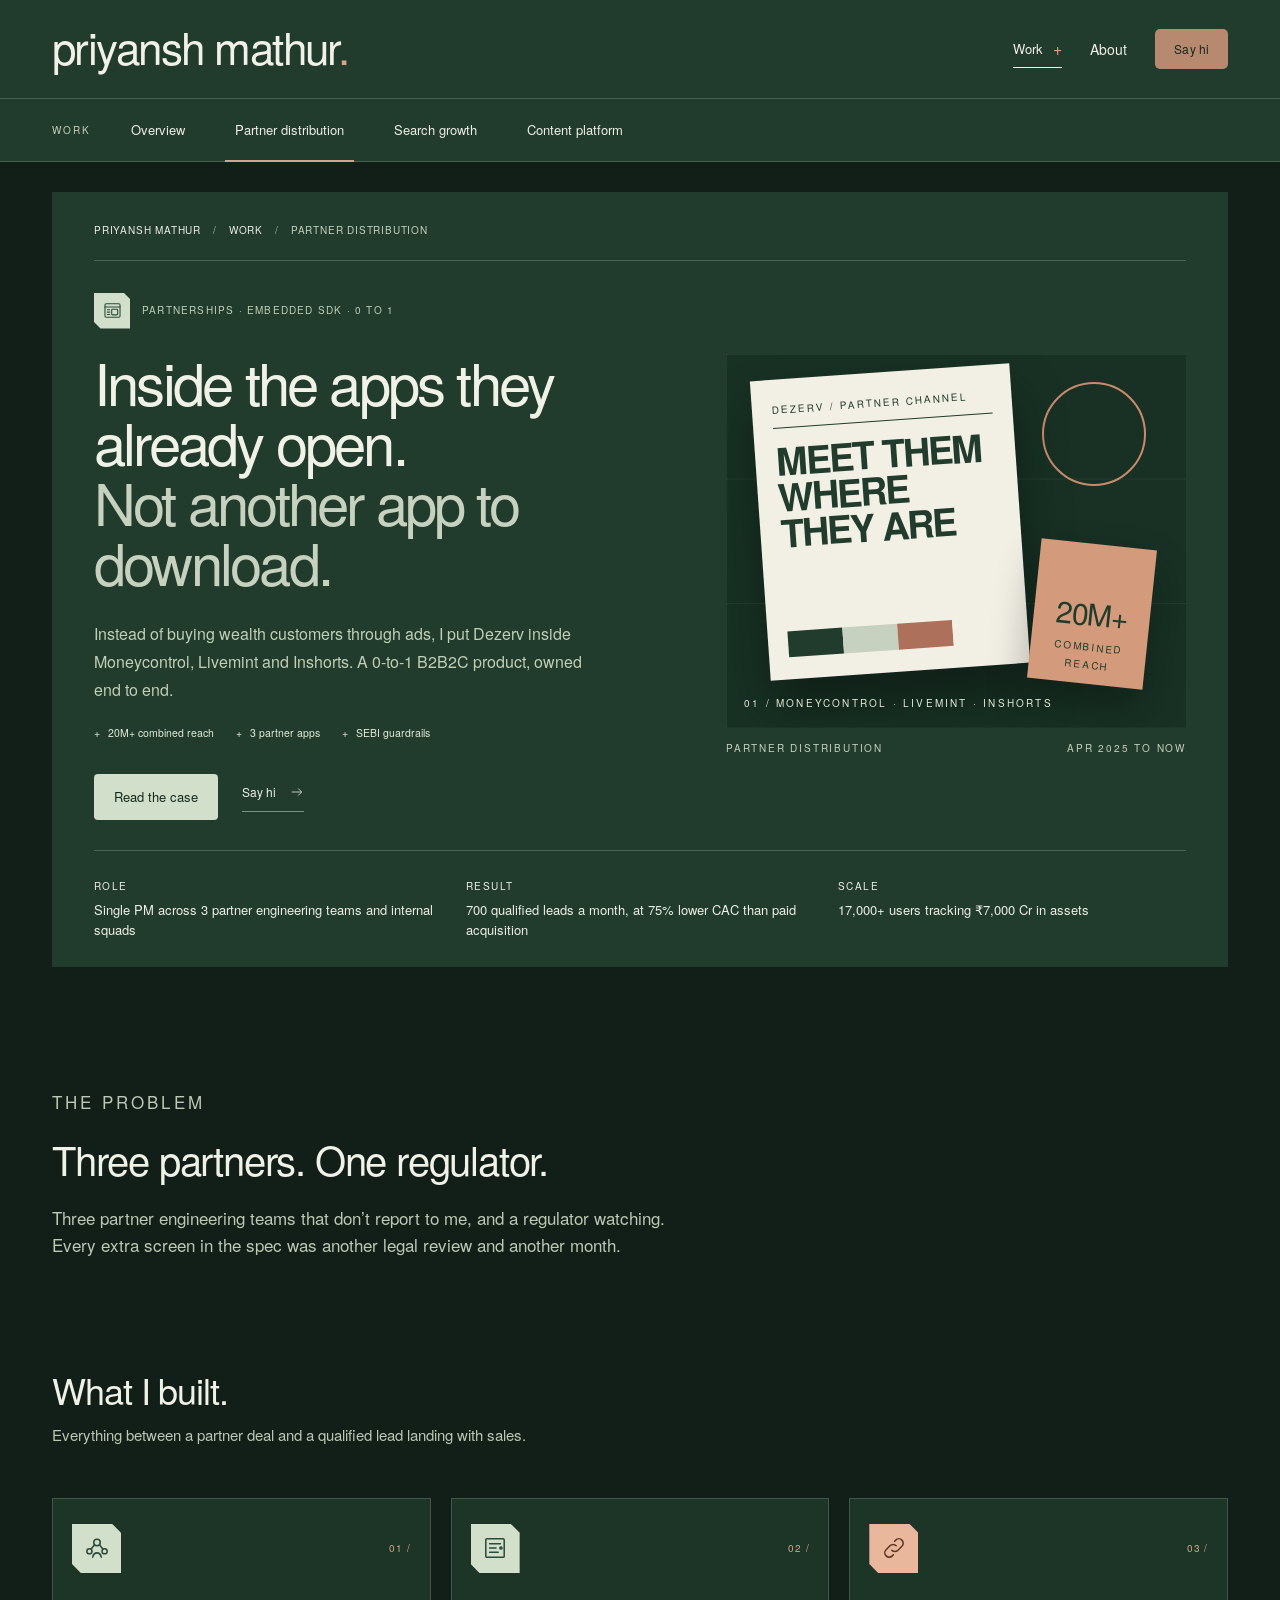
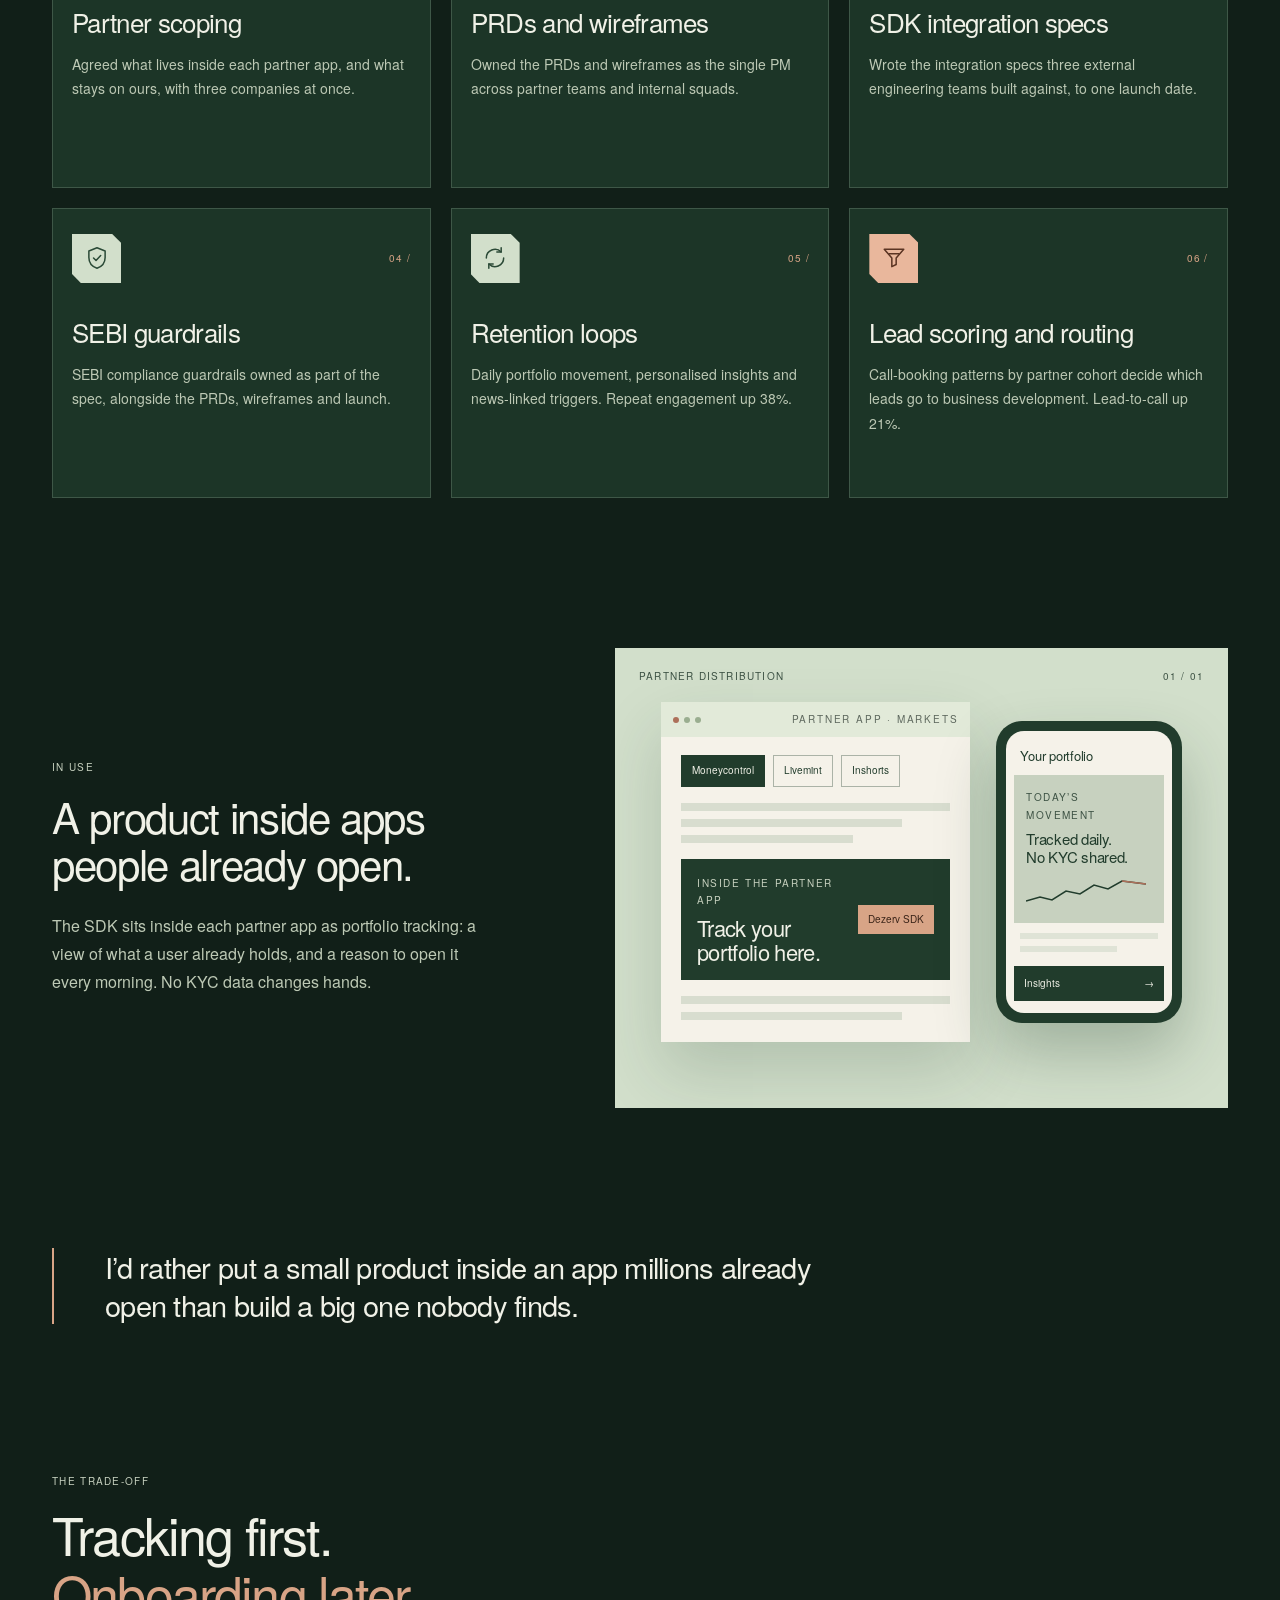
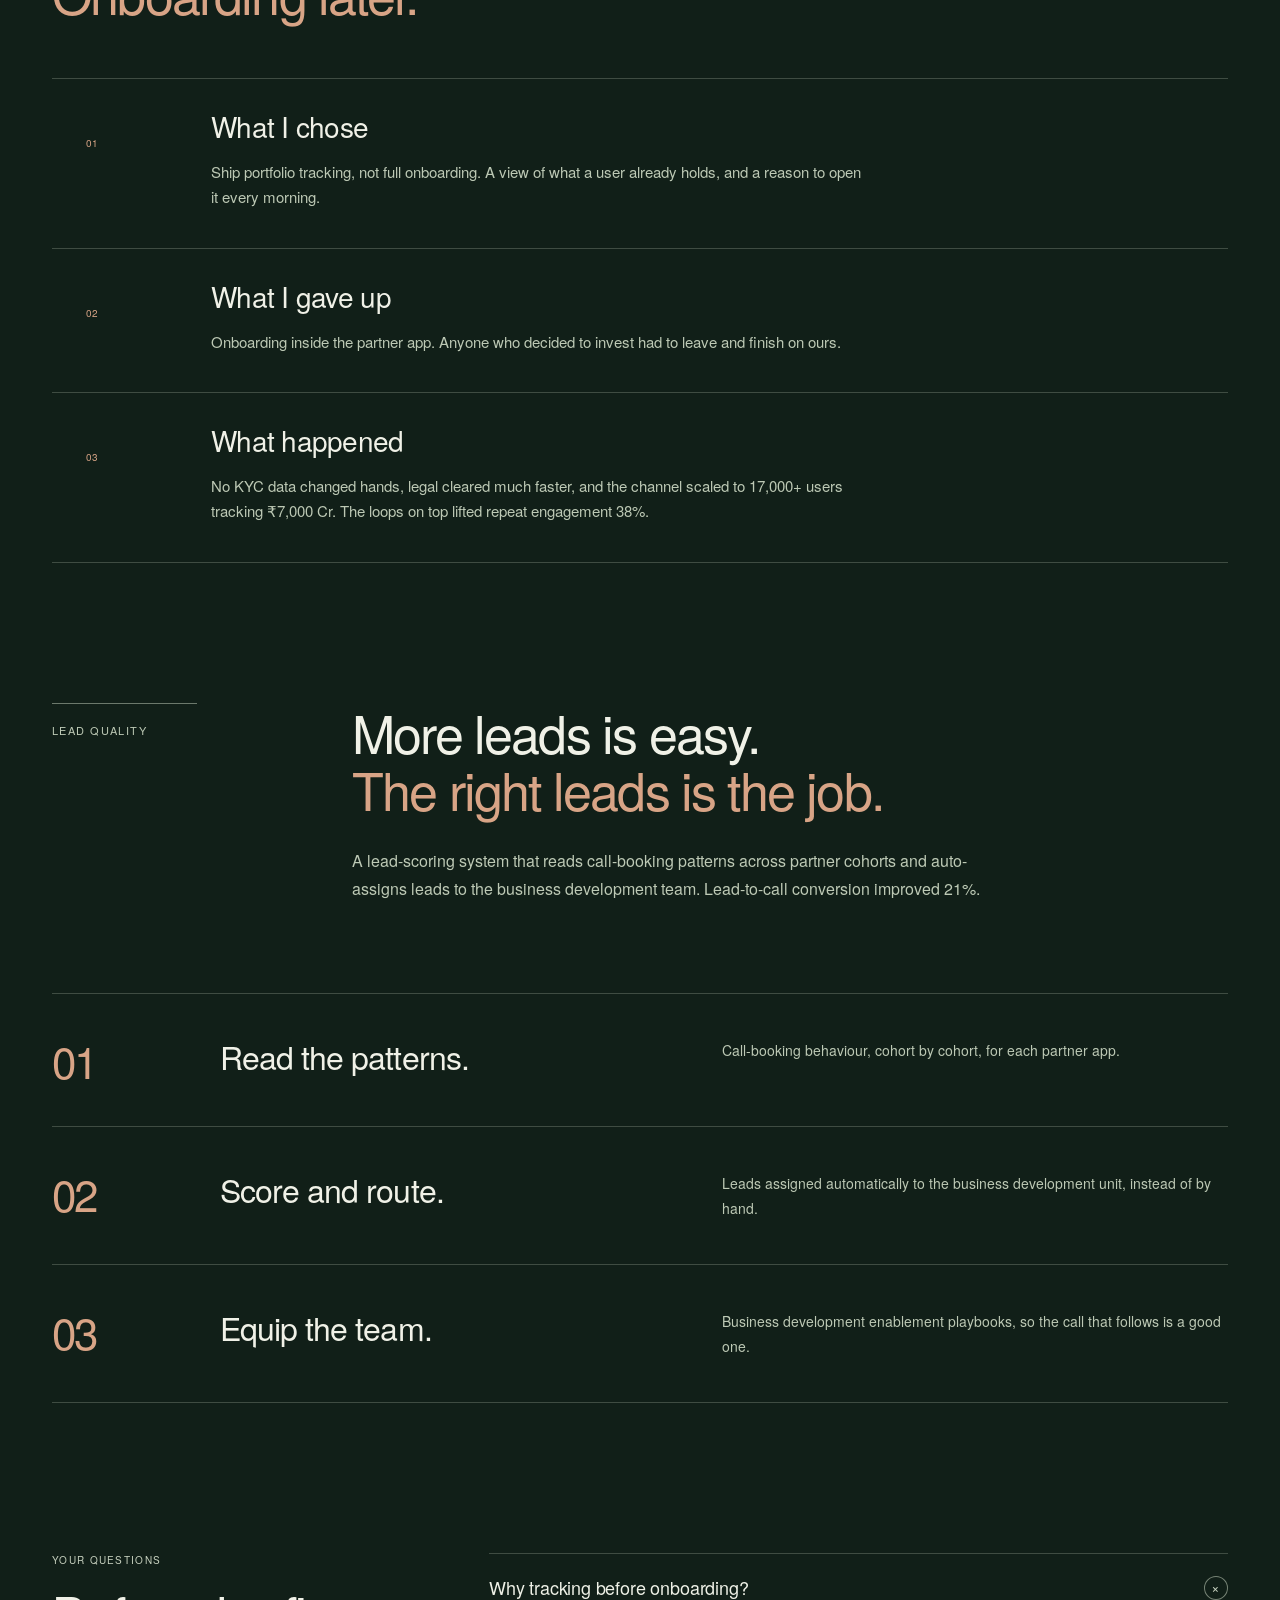
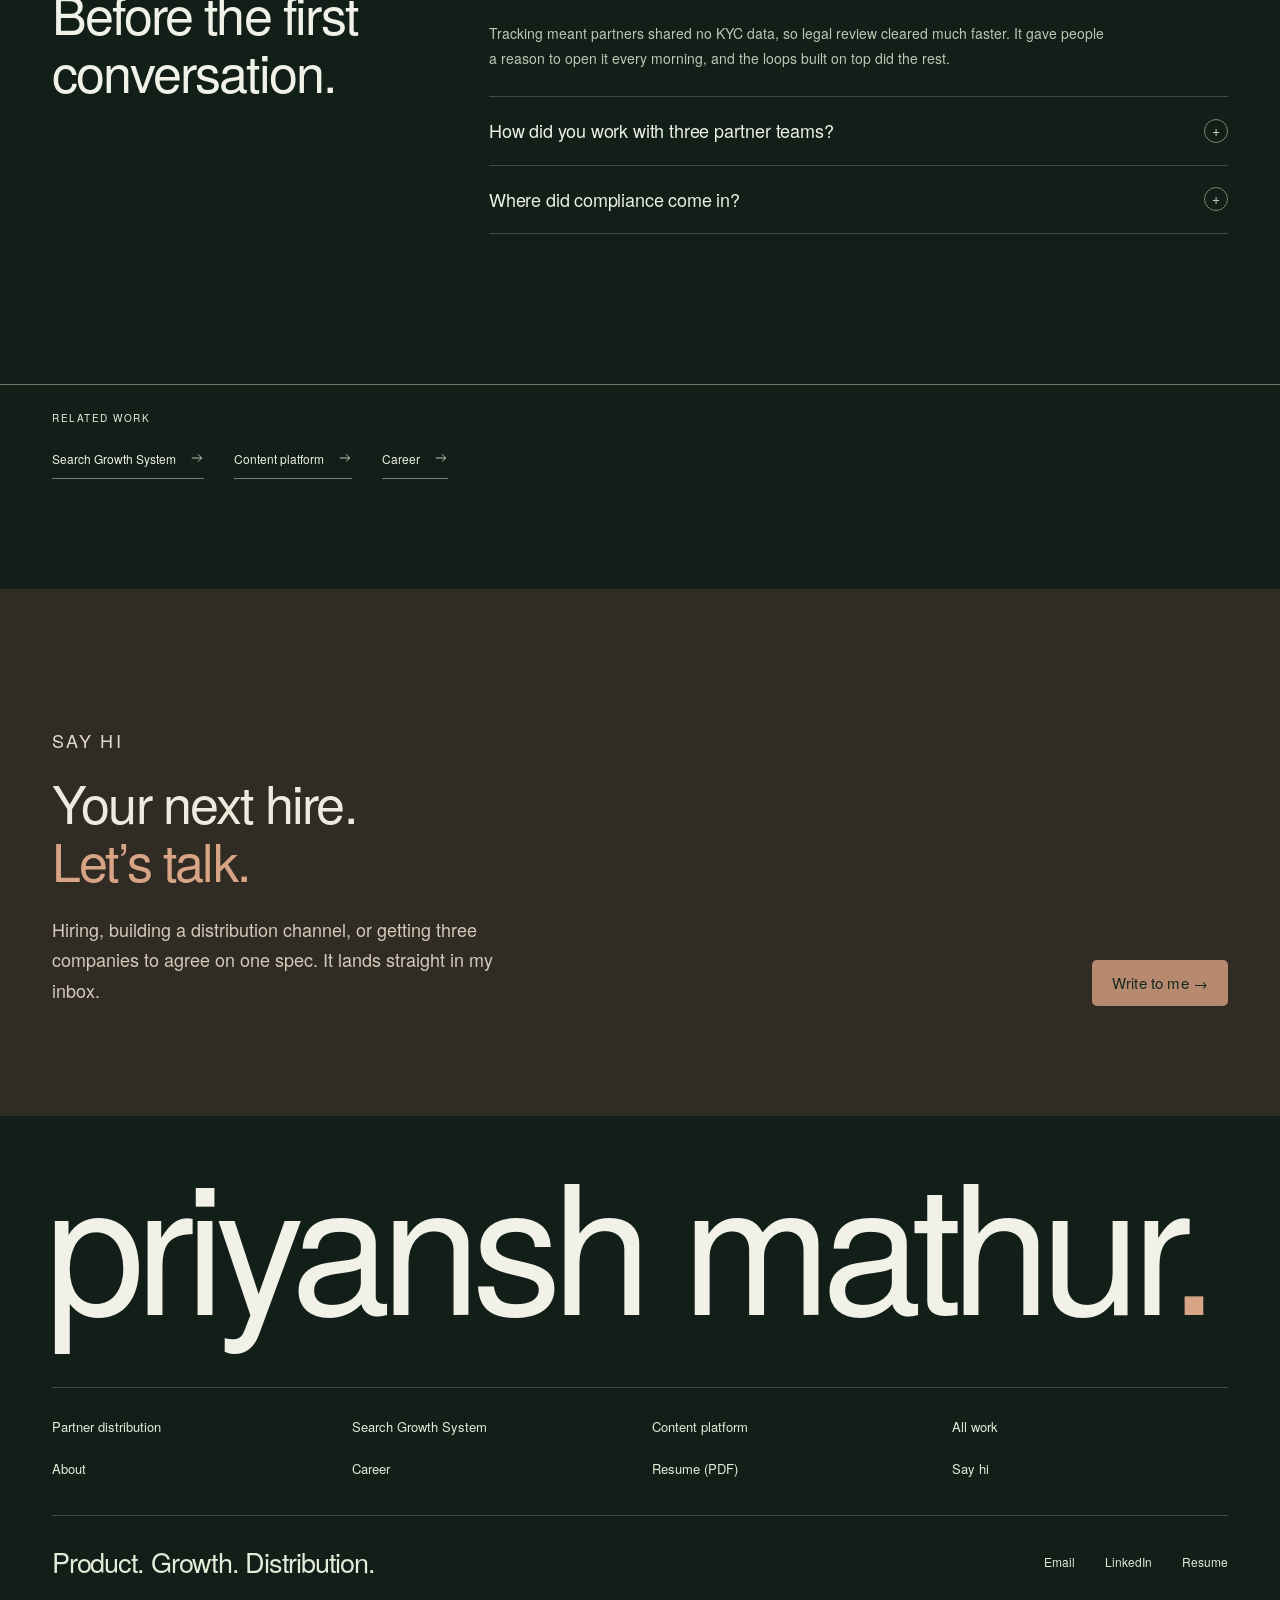
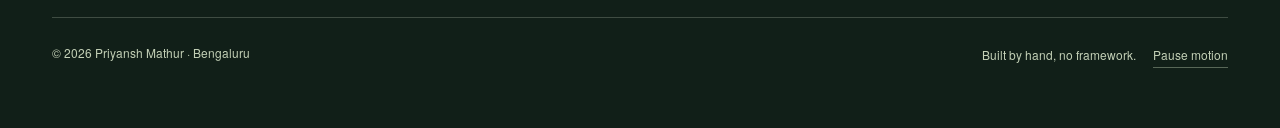
<file: work/embedded-sdk/index.html>
<!doctype html>
<html lang="en-GB">
<head>
<meta charset="utf-8">
<meta name="viewport" content="width=device-width, initial-scale=1">
<title>Partner distribution: Dezerv's embedded SDK · Priyansh Mathur</title>
<meta name="description" content="How Priyansh Mathur put Dezerv inside Moneycontrol, Livemint and Inshorts: 20M+ combined reach, 700 qualified leads a month at 75% lower CAC than paid.">
<link rel="canonical" href="https://priyanshmathur.com/work/embedded-sdk/">
<meta property="og:type" content="website">
<meta property="og:title" content="Partner distribution: Dezerv's embedded SDK · Priyansh Mathur">
<meta property="og:description" content="How Priyansh Mathur put Dezerv inside Moneycontrol, Livemint and Inshorts: 20M+ combined reach, 700 qualified leads a month at 75% lower CAC than paid.">
<meta property="og:url" content="https://priyanshmathur.com/work/embedded-sdk/">
<meta property="og:image" content="https://priyanshmathur.com/assets/img/og.jpg">
<meta name="twitter:card" content="summary_large_image">
<meta name="theme-color" content="#213c2c">
<link rel="icon" href="data:image/svg+xml,%3Csvg xmlns='http://www.w3.org/2000/svg' viewBox='0 0 32 32'%3E%3Crect width='32' height='32' rx='6' fill='%23213c2c'/%3E%3Ctext x='3' y='22' font-family='Helvetica,Arial' font-size='17' letter-spacing='-1.4' fill='%23f0f1e7'%3Epm%3C/text%3E%3Crect x='25' y='19' width='3' height='3' fill='%23d8a486'/%3E%3C/svg%3E">
<link rel="preload" href="/assets/fonts/heros-regular.woff2" as="font" type="font/woff2" crossorigin>
<link rel="stylesheet" href="/assets/css/site.css">
<script>document.documentElement.classList.add('js');</script>
<script type="module" src="/assets/js/site.js"></script>
</head>
<body>
<a class="skip" href="#main">Skip to content</a>
<header class="header">
  <div class="wrap header__bar">
    <a class="logo" href="/" aria-label="Priyansh Mathur, home">priyansh mathur<span>.</span></a>
    <nav class="nav" aria-label="Main">
      <details class="mega">
        <summary aria-current="page">Work <span class="plus" aria-hidden="true">+</span></summary>
        <div class="mega__panel">
          <a href="/work/embedded-sdk/"><span class="n">01</span><span class="t">Partner distribution</span><span class="d">Embedded SDK inside Moneycontrol, Livemint and Inshorts</span></a>
          <a href="/work/search-growth/"><span class="n">02</span><span class="t">Search Growth System</span><span class="d">Dezerv organic, 10K to 140K sessions a month</span></a>
          <a href="/work/content-platform/"><span class="n">03</span><span class="t">Content platform</span><span class="d">Wint Wealth, 500+ articles a month</span></a>
          <a href="/work/"><span class="n">&rarr;</span><span class="t">All work</span><span class="d">Every case and the toolkit behind them</span></a>
        </div>
      </details>
      <a href="/about/">About</a>
      <a class="btn btn--copper" href="/contact/">Say hi</a>
    </nav>
    <button class="menu-toggle" type="button" aria-expanded="false" aria-controls="mobile-nav">Menu <span class="plus" aria-hidden="true">+</span></button>
  </div>
  <span class="progress" aria-hidden="true"></span>
</header>
<nav class="mobile-nav" id="mobile-nav" aria-label="Mobile">
  <a href="/work/">Work</a>
  <a class="sub" href="/work/embedded-sdk/">Partner distribution</a>
  <a class="sub" href="/work/search-growth/">Search Growth System</a>
  <a class="sub" href="/work/content-platform/">Content platform</a>
  <a href="/about/">About</a>
  <a href="/Priyansh_Mathur_Resume.pdf">Resume (PDF)</a>
  <a class="btn btn--copper" href="/contact/">Say hi</a>
</nav>
<nav class="subnav" aria-label="Work">
  <div class="wrap">
    <span class="eyebrow">Work</span>
    <a href="/work/" data-sub>Overview</a>
    <a href="/work/embedded-sdk/" data-sub aria-current="page">Partner distribution</a>
    <a href="/work/search-growth/" data-sub>Search growth</a>
    <a href="/work/content-platform/" data-sub>Content platform</a>
  </div>
</nav>
<main id="main">

<section class="page-hero">
  <div class="wrap">
    <div class="hero-card">
      <p class="crumbs"><a href="/">Priyansh Mathur</a><i>/</i><a href="/work/">Work</a><i>/</i><span>Partner distribution</span></p>
      <div class="hero-card__grid">
        <div>
          <div class="tag-line"><span class="icon-tile"><svg class="" viewBox="0 0 24 24" fill="none" stroke="currentColor" stroke-width="1.4" stroke-linecap="round" stroke-linejoin="round" aria-hidden="true"><rect x="2.5" y="3.5" width="19" height="17" rx="1.5"/><path d="M2.5 7.5h19"/><rect x="11" y="10.5" width="7.5" height="7" rx="1"/><path d="M5.5 11h3M5.5 14h3M5.5 17h3"/></svg></span><p class="eyebrow">Partnerships &middot; Embedded SDK &middot; 0 to 1</p></div>
          <h1 class="split">Inside the apps they already open.<span class="line-break accent-sage">Not another app to download.</span></h1>
          <p class="lead rv">Instead of buying wealth customers through ads, I put Dezerv inside Moneycontrol, Livemint and Inshorts. A 0-to-1 B2B2C product, owned end to end.</p>
          <div class="plus-tags rv"><span>20M+ combined reach</span><span>3 partner apps</span><span>SEBI guardrails</span></div>
          <div class="hero__actions rv"><a class="btn btn--sage" href="#problem">Read the case</a><a class="link-arrow" href="/contact/">Say hi <svg viewBox="0 0 24 24" fill="none" stroke="currentColor" stroke-width="1.3" aria-hidden="true"><path d="M3 12h17M14 6l6 6-6 6"/></svg></a></div>
        </div>
        <div class="rv">
          <div class="poster">
            <div class="poster__grid"></div>
            <div class="poster__card"><p class="k">Dezerv / Partner channel</p><p class="big">Meet them where they are</p><div class="sw"><i></i><i></i><i></i><i></i></div></div>
            <span class="poster__ring" aria-hidden="true"></span>
            <div class="poster__chip"><b>20M+</b><small>Combined reach</small></div>
            <p class="poster__foot">01 / Moneycontrol &middot; Livemint &middot; Inshorts</p>
          </div>
          <p class="poster__cap"><span>Partner distribution</span><span>Apr 2025 to now</span></p>
        </div>
      </div>
      <div class="factrow">
        <div><p class="eyebrow">Role</p><p>Single PM across 3 partner engineering teams and internal squads</p></div>
        <div><p class="eyebrow">Result</p><p>700 qualified leads a month, at 75% lower CAC than paid acquisition</p></div>
        <div><p class="eyebrow">Scale</p><p>17,000+ users tracking &#8377;7,000 Cr in assets</p></div>
      </div>
    </div>
  </div>
</section>

<section class="goal" id="problem">
  <div class="wrap">
    <p class="eyebrow-l rv">The problem</p>
    <h2 class="h2-c split">Three partners. One regulator.</h2>
    <p class="body rv">Three partner engineering teams that don&rsquo;t report to me, and a regulator watching. Every extra screen in the spec was another legal review and another month.</p>
  </div>
</section>

<section class="built">
  <div class="wrap">
    <h2 class="h2-c split">What I built.</h2>
    <p class="rv">Everything between a partner deal and a qualified lead landing with sales.</p>
    <div class="bcards">
      <article class="bcard rv"><div class="bcard__head"><span class="icon-tile"><svg class="" viewBox="0 0 24 24" fill="none" stroke="currentColor" stroke-width="1.4" stroke-linecap="round" stroke-linejoin="round" aria-hidden="true"><circle cx="12" cy="7" r="3"/><circle cx="5" cy="15" r="2.4"/><circle cx="19" cy="15" r="2.4"/><path d="M8 20.5c.6-2.8 2-4 4-4s3.4 1.2 4 4"/><path d="M9.6 9.2 6.6 13M14.4 9.2l3 3.8"/></svg></span><span class="n">01 /</span></div><h3 class="h3">Partner scoping</h3><p class="small">Agreed what lives inside each partner app, and what stays on ours, with three companies at once.</p></article>
      <article class="bcard rv"><div class="bcard__head"><span class="icon-tile"><svg class="" viewBox="0 0 24 24" fill="none" stroke="currentColor" stroke-width="1.4" stroke-linecap="round" stroke-linejoin="round" aria-hidden="true"><rect x="3.5" y="3.5" width="17" height="17" rx="1"/><path d="M7 8h10M7 12h6M7 16h8"/><circle cx="17.5" cy="12" r="1"/></svg></span><span class="n">02 /</span></div><h3 class="h3">PRDs and wireframes</h3><p class="small">Owned the PRDs and wireframes as the single PM across partner teams and internal squads.</p></article>
      <article class="bcard rv"><div class="bcard__head"><span class="icon-tile icon-tile--copper"><svg class="" viewBox="0 0 24 24" fill="none" stroke="currentColor" stroke-width="1.4" stroke-linecap="round" stroke-linejoin="round" aria-hidden="true"><path d="M10 14a4 4 0 0 0 5.7 0l3.6-3.6a4 4 0 0 0-5.7-5.7l-1 1"/><path d="M14 10a4 4 0 0 0-5.7 0l-3.6 3.6a4 4 0 0 0 5.7 5.7l1-1"/></svg></span><span class="n">03 /</span></div><h3 class="h3">SDK integration specs</h3><p class="small">Wrote the integration specs three external engineering teams built against, to one launch date.</p></article>
      <article class="bcard rv"><div class="bcard__head"><span class="icon-tile"><svg class="" viewBox="0 0 24 24" fill="none" stroke="currentColor" stroke-width="1.4" stroke-linecap="round" stroke-linejoin="round" aria-hidden="true"><path d="M12 2.5 4.5 5.5v6c0 4.6 3.1 8.4 7.5 10 4.4-1.6 7.5-5.4 7.5-10v-6z"/><path d="m8.8 12 2.3 2.3 4.3-4.6"/></svg></span><span class="n">04 /</span></div><h3 class="h3">SEBI guardrails</h3><p class="small">SEBI compliance guardrails owned as part of the spec, alongside the PRDs, wireframes and launch.</p></article>
      <article class="bcard rv" id="loops"><div class="bcard__head"><span class="icon-tile"><svg class="" viewBox="0 0 24 24" fill="none" stroke="currentColor" stroke-width="1.4" stroke-linecap="round" stroke-linejoin="round" aria-hidden="true"><path d="M20 12a8 8 0 0 1-13.7 5.6"/><path d="M4 12A8 8 0 0 1 17.7 6.4"/><path d="M17.7 2.5v4h-4M6.3 21.5v-4h4"/></svg></span><span class="n">05 /</span></div><h3 class="h3">Retention loops</h3><p class="small">Daily portfolio movement, personalised insights and news-linked triggers. Repeat engagement up 38%.</p></article>
      <article class="bcard rv"><div class="bcard__head"><span class="icon-tile icon-tile--copper"><svg class="" viewBox="0 0 24 24" fill="none" stroke="currentColor" stroke-width="1.4" stroke-linecap="round" stroke-linejoin="round" aria-hidden="true"><path d="M3 4h18l-7 8v6l-4 2v-8z"/><path d="M7.5 8h9"/></svg></span><span class="n">06 /</span></div><h3 class="h3">Lead scoring and routing</h3><p class="small">Call-booking patterns by partner cohort decide which leads go to business development. Lead-to-call up 21%.</p></article>
    </div>
  </div>
</section>

<section class="inuse">
  <div class="wrap inuse__grid">
    <div>
      <p class="eyebrow rv">In use</p>
      <h2 class="h2-c split">A product inside apps<span class="line-break">people already open.</span></h2>
      <p class="body rv">The SDK sits inside each partner app as portfolio tracking: a view of what a user already holds, and a reason to open it every morning. No KYC data changes hands.</p>
    </div>
    <div class="stage rv"><div class="stage__top"><span>Partner distribution</span><span>01 / 01</span></div><div class="scene is-active"><div class="sc-partner">
  <div class="browser" aria-hidden="true">
    <div class="browser__bar"><i></i><i></i><i></i><b>PARTNER APP &middot; MARKETS</b></div>
    <div class="browser__body">
      <div class="partners"><span class="on">Moneycontrol</span><span>Livemint</span><span>Inshorts</span></div>
      <div class="news"><i></i><i></i><i></i></div>
      <div class="embed"><span class="k">Inside the partner app</span><span class="pill">Dezerv SDK</span><span class="v">Track your portfolio here.</span></div>
      <div class="news"><i></i><i></i></div>
    </div>
  </div>
  <div class="phone" aria-hidden="true">
    <div class="phone__in">
      <p class="phone__head">Your portfolio</p>
      <div class="phone__card"><p class="k">Today&rsquo;s movement</p><p class="v">Tracked daily.<br>No KYC shared.</p>
        <svg class="spark" viewBox="0 0 120 34" fill="none"><path d="M0 26 14 22 26 25 40 16 54 19 68 10 82 14 96 6 120 9" stroke="#213c2c" stroke-width="1.6"/><path d="M96 6 120 9" stroke="#ad705a" stroke-width="1.6"/></svg>
      </div>
      <div class="phone__rows"><i></i><i></i></div>
      <div class="phone__cta"><span>Insights</span><span>&rarr;</span></div>
    </div>
  </div>
</div></div></div>
  </div>
</section>

<section class="quote">
  <div class="wrap"><p class="rv">I&rsquo;d rather put a small product inside an app millions already open than build a big one nobody finds.</p></div>
</section>

<section class="trade">
  <div class="wrap">
    <p class="eyebrow rv">The trade-off</p>
    <h2 class="h2 h2--m split">Tracking first.<span class="line-break accent">Onboarding later.</span></h2>
    <div class="trade__list">
      <div class="trade__item rv"><p class="n">01</p><div><h3>What I chose</h3><p>Ship portfolio tracking, not full onboarding. A view of what a user already holds, and a reason to open it every morning.</p></div></div>
      <div class="trade__item rv"><p class="n">02</p><div><h3>What I gave up</h3><p>Onboarding inside the partner app. Anyone who decided to invest had to leave and finish on ours.</p></div></div>
      <div class="trade__item rv"><p class="n">03</p><div><h3>What happened</h3><p>No KYC data changed hands, legal cleared much faster, and the channel scaled to 17,000+ users tracking &#8377;7,000 Cr. The loops on top lifted repeat engagement 38%.</p></div></div>
    </div>
  </div>
</section>

<section class="section" id="lead-quality" style="padding-top:40px">
  <div class="wrap">
    <div class="statement">
      <div class="statement__label statement__label--rule rv"><p class="eyebrow">Lead quality</p></div>
      <div class="statement__body">
        <h2 class="h2 split">More leads is easy.<span class="line-break accent">The right leads is the job.</span></h2>
        <p class="body rv">A lead-scoring system that reads call-booking patterns across partner cohorts and auto-assigns leads to the business development team. Lead-to-call conversion improved 21%.</p>
      </div>
    </div>
    <div class="rows">
      <div class="row rv"><p class="num">01</p><h3 class="h3--m">Read the patterns.</h3><div><p class="small">Call-booking behaviour, cohort by cohort, for each partner app.</p></div></div>
      <div class="row rv"><p class="num">02</p><h3 class="h3--m">Score and route.</h3><div><p class="small">Leads assigned automatically to the business development unit, instead of by hand.</p></div></div>
      <div class="row rv"><p class="num">03</p><h3 class="h3--m">Equip the team.</h3><div><p class="small">Business development enablement playbooks, so the call that follows is a good one.</p></div></div>
    </div>
  </div>
</section>

<section class="section" style="padding-top:0">
  <div class="wrap faq">
    <div><p class="eyebrow rv">Your questions</p><h2 class="h2--m h2 split">Before the first conversation.</h2></div>
    <div class="qa rv">
      <details open><summary>Why tracking before onboarding? <i aria-hidden="true">+</i></summary><p class="small">Tracking meant partners shared no KYC data, so legal review cleared much faster. It gave people a reason to open it every morning, and the loops built on top did the rest.</p></details>
      <details><summary>How did you work with three partner teams? <i aria-hidden="true">+</i></summary><p class="small">As the single PM across three external engineering teams and our own squads. None of them reported to me, so most of the job was getting one spec agreed and shipped on the same date.</p></details>
      <details><summary>Where did compliance come in? <i aria-hidden="true">+</i></summary><p class="small">SEBI compliance guardrails were part of what I owned, alongside the PRDs, wireframes and SDK specs. Scoping the MVP as tracking meant no KYC data changed hands, which is why legal cleared it much faster.</p></details>
    </div>
  </div>
</section>

<section class="related">
  <div class="wrap related__inner">
    <p class="eyebrow">Related work</p>
    <nav aria-label="Related work"><a class="link-arrow" href="/work/search-growth/">Search Growth System <svg viewBox="0 0 24 24" fill="none" stroke="currentColor" stroke-width="1.3" aria-hidden="true"><path d="M3 12h17M14 6l6 6-6 6"/></svg></a><a class="link-arrow" href="/work/content-platform/">Content platform <svg viewBox="0 0 24 24" fill="none" stroke="currentColor" stroke-width="1.3" aria-hidden="true"><path d="M3 12h17M14 6l6 6-6 6"/></svg></a><a class="link-arrow" href="/about/#career">Career <svg viewBox="0 0 24 24" fill="none" stroke="currentColor" stroke-width="1.3" aria-hidden="true"><path d="M3 12h17M14 6l6 6-6 6"/></svg></a></nav>
  </div>
</section>

<section class="band" aria-labelledby="band-h">
  <div class="wrap band__grid">
    <div>
      <p class="eyebrow" style="color:#e3dacd">Say hi</p>
      <h2 class="h2 split" id="band-h" style="margin-top:18px">Your next hire.<span class="line-break accent">Let&rsquo;s talk.</span></h2>
      <p>Hiring, building a distribution channel, or getting three companies to agree on one spec. It lands straight in my inbox.</p>
    </div>
    <a class="btn btn--copper btn--lg" href="/contact/">Write to me &rarr;</a>
  </div>
</section>
</main>
<footer class="footer">
  <div class="wrap">
    <p class="wordmark" aria-hidden="true">priyansh mathur<span>.</span></p>
    <nav class="footer__links" aria-label="Footer">
      <a href="/work/embedded-sdk/">Partner distribution</a>
      <a href="/work/search-growth/">Search Growth System</a>
      <a href="/work/content-platform/">Content platform</a>
      <a href="/work/">All work</a>
      <a href="/about/">About</a>
      <a href="/about/#career">Career</a>
      <a href="/Priyansh_Mathur_Resume.pdf">Resume (PDF)</a>
      <a href="/contact/">Say hi</a>
    </nav>
    <div class="footer__top">
      <p class="footer__tag">Product. Growth. Distribution.</p>
      <nav aria-label="Elsewhere">
        <a href="mailto:priyanshmathur2@gmail.com">Email</a>
        <a href="https://www.linkedin.com/in/priyansh-mathur" rel="noopener">LinkedIn</a>
        <a href="/Priyansh_Mathur_Resume.pdf">Resume</a>
      </nav>
    </div>
    <div class="footer__bottom">
      <span>&copy; 2026 Priyansh Mathur &middot; Bengaluru</span>
      <span>Built by hand, no framework. <button class="motion-text" type="button" data-motion-toggle>Pause motion</button></span>
    </div>
  </div>
</footer>
</body>
</html>
</file>
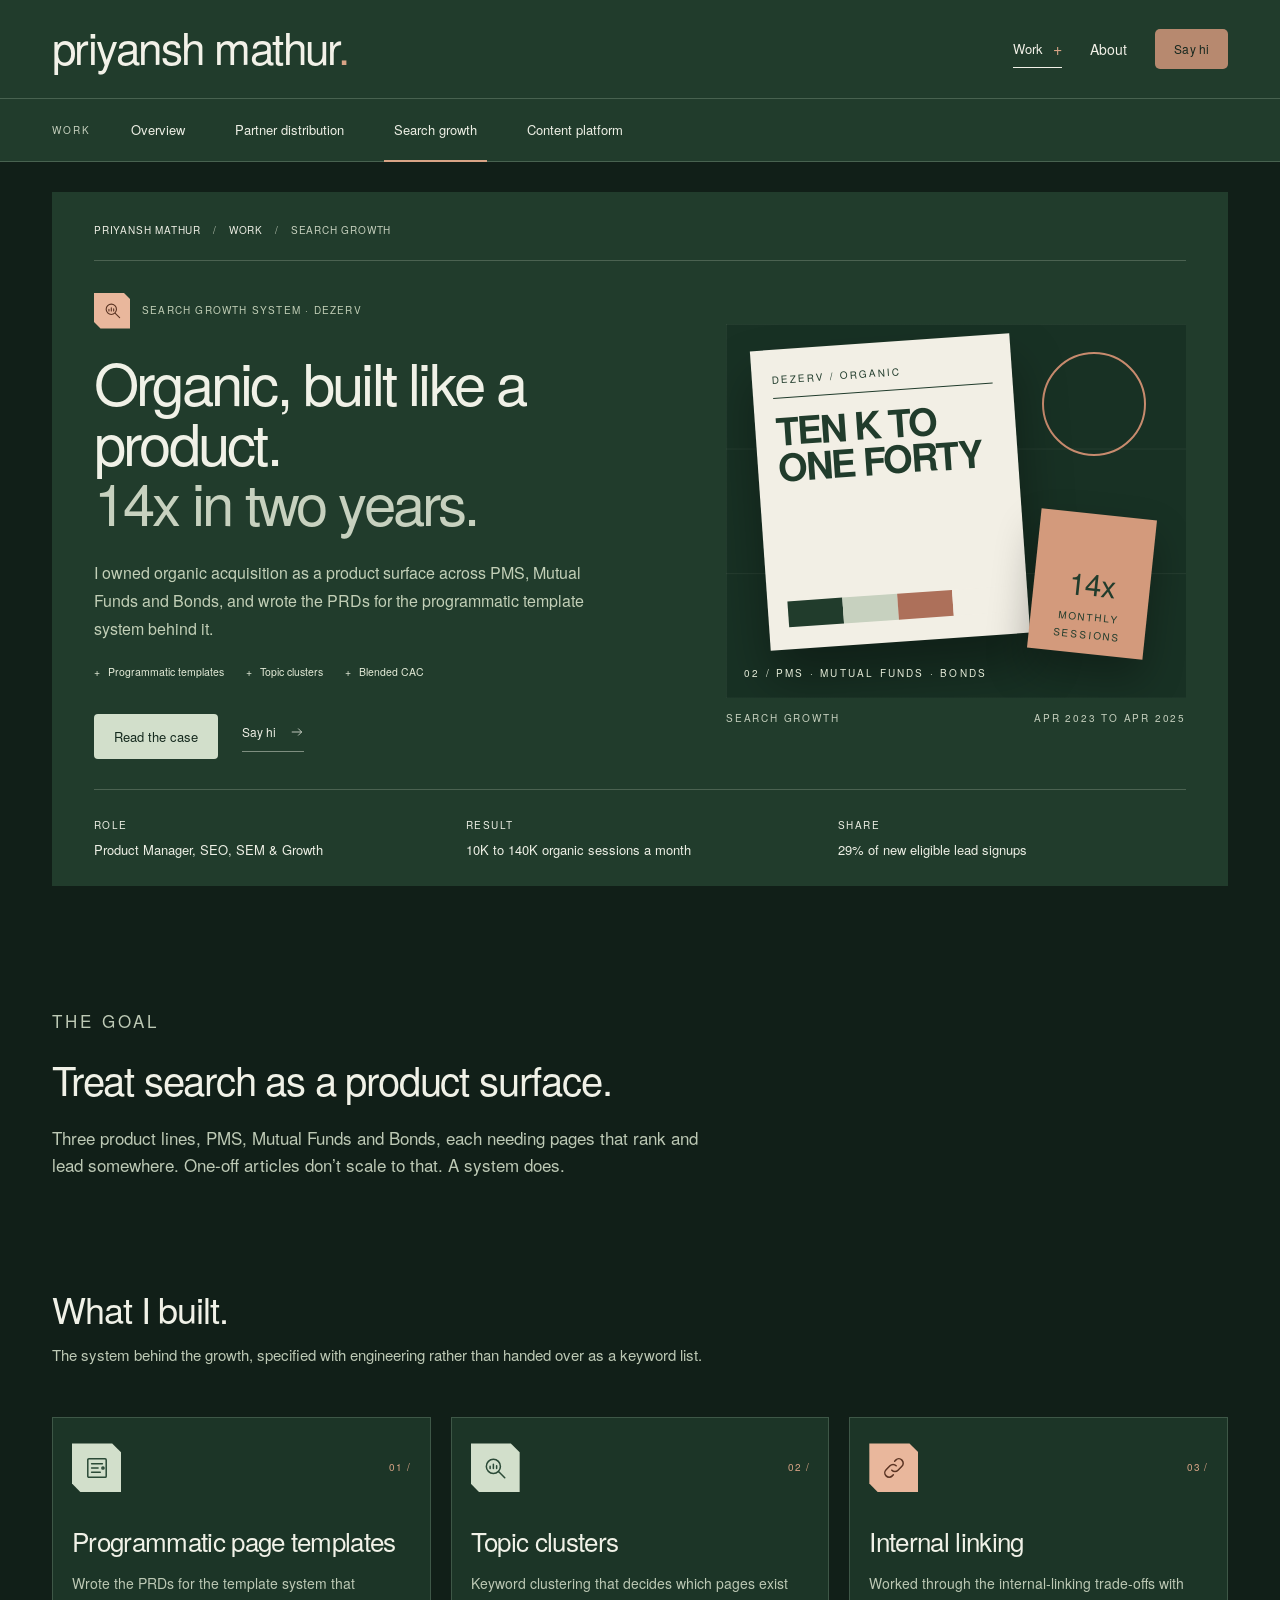
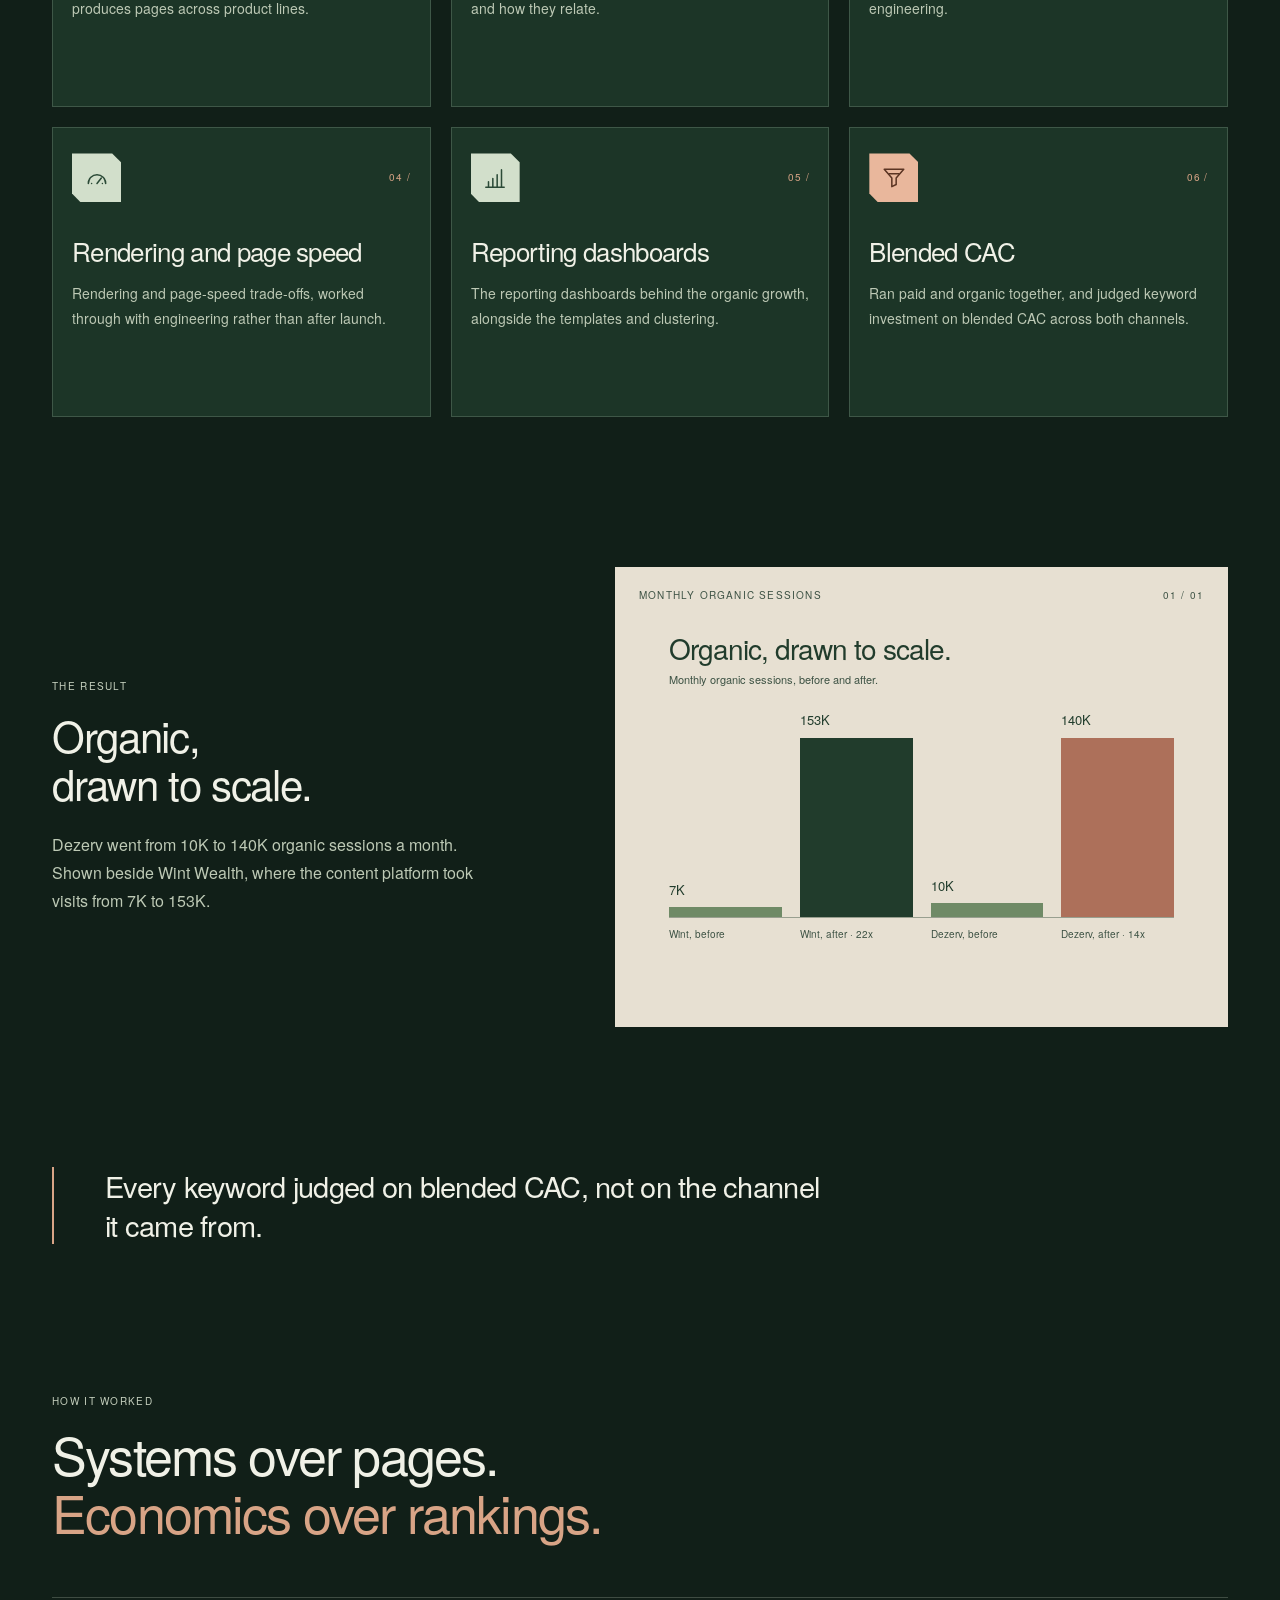
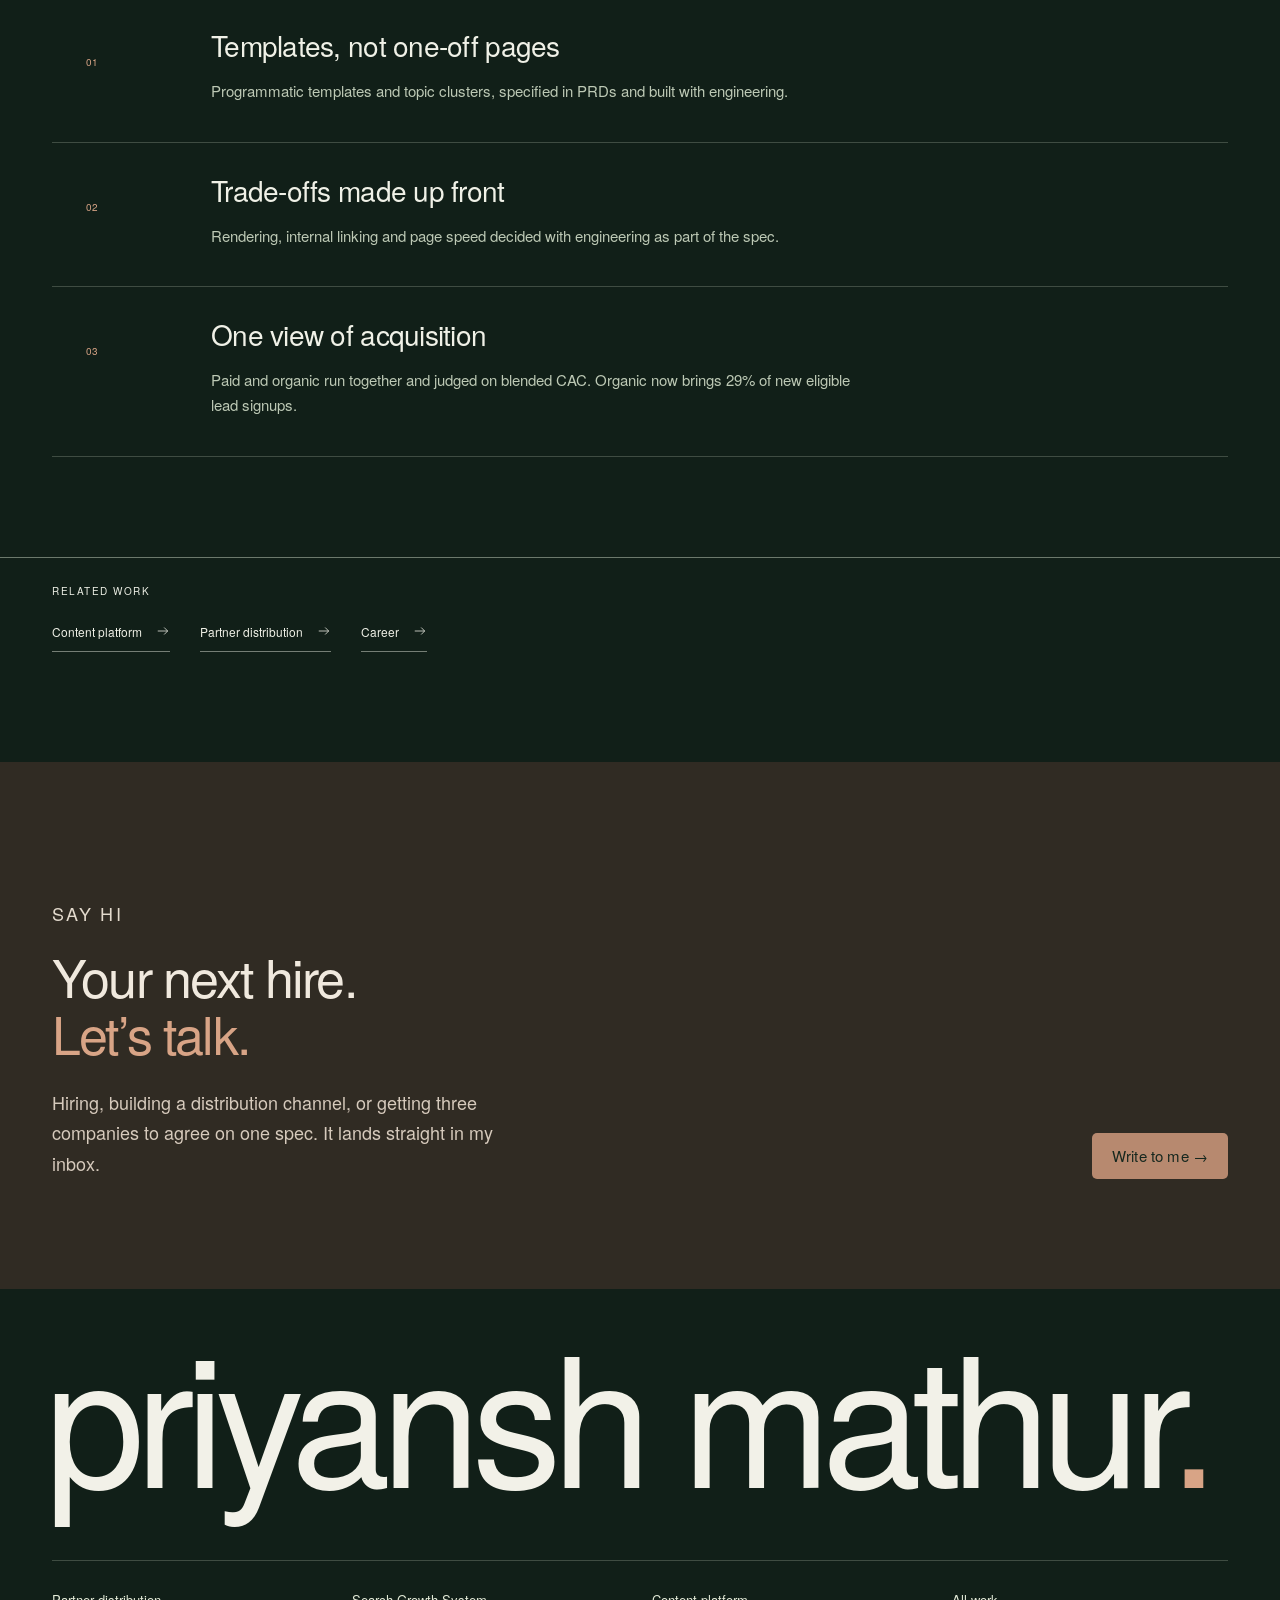
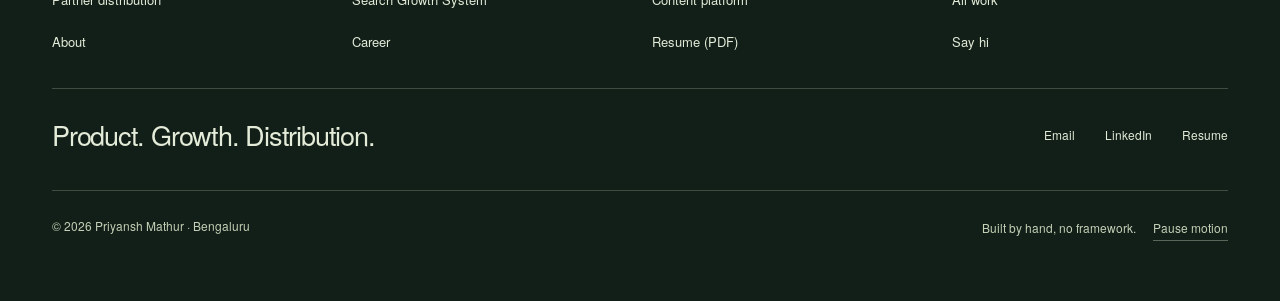
<file: work/search-growth/index.html>
<!doctype html>
<html lang="en-GB">
<head>
<meta charset="utf-8">
<meta name="viewport" content="width=device-width, initial-scale=1">
<title>Search Growth System at Dezerv · Priyansh Mathur</title>
<meta name="description" content="Organic acquisition run as a product at Dezerv: programmatic templates and topic clusters took sessions from 10K to 140K a month, 29% of new eligible lead signups.">
<link rel="canonical" href="https://priyanshmathur.com/work/search-growth/">
<meta property="og:type" content="website">
<meta property="og:title" content="Search Growth System at Dezerv · Priyansh Mathur">
<meta property="og:description" content="Organic acquisition run as a product at Dezerv: programmatic templates and topic clusters took sessions from 10K to 140K a month, 29% of new eligible lead signups.">
<meta property="og:url" content="https://priyanshmathur.com/work/search-growth/">
<meta property="og:image" content="https://priyanshmathur.com/assets/img/og.jpg">
<meta name="twitter:card" content="summary_large_image">
<meta name="theme-color" content="#213c2c">
<link rel="icon" href="data:image/svg+xml,%3Csvg xmlns='http://www.w3.org/2000/svg' viewBox='0 0 32 32'%3E%3Crect width='32' height='32' rx='6' fill='%23213c2c'/%3E%3Ctext x='3' y='22' font-family='Helvetica,Arial' font-size='17' letter-spacing='-1.4' fill='%23f0f1e7'%3Epm%3C/text%3E%3Crect x='25' y='19' width='3' height='3' fill='%23d8a486'/%3E%3C/svg%3E">
<link rel="preload" href="/assets/fonts/heros-regular.woff2" as="font" type="font/woff2" crossorigin>
<link rel="stylesheet" href="/assets/css/site.css">
<script>document.documentElement.classList.add('js');</script>
<script type="module" src="/assets/js/site.js"></script>
</head>
<body>
<a class="skip" href="#main">Skip to content</a>
<header class="header">
  <div class="wrap header__bar">
    <a class="logo" href="/" aria-label="Priyansh Mathur, home">priyansh mathur<span>.</span></a>
    <nav class="nav" aria-label="Main">
      <details class="mega">
        <summary aria-current="page">Work <span class="plus" aria-hidden="true">+</span></summary>
        <div class="mega__panel">
          <a href="/work/embedded-sdk/"><span class="n">01</span><span class="t">Partner distribution</span><span class="d">Embedded SDK inside Moneycontrol, Livemint and Inshorts</span></a>
          <a href="/work/search-growth/"><span class="n">02</span><span class="t">Search Growth System</span><span class="d">Dezerv organic, 10K to 140K sessions a month</span></a>
          <a href="/work/content-platform/"><span class="n">03</span><span class="t">Content platform</span><span class="d">Wint Wealth, 500+ articles a month</span></a>
          <a href="/work/"><span class="n">&rarr;</span><span class="t">All work</span><span class="d">Every case and the toolkit behind them</span></a>
        </div>
      </details>
      <a href="/about/">About</a>
      <a class="btn btn--copper" href="/contact/">Say hi</a>
    </nav>
    <button class="menu-toggle" type="button" aria-expanded="false" aria-controls="mobile-nav">Menu <span class="plus" aria-hidden="true">+</span></button>
  </div>
  <span class="progress" aria-hidden="true"></span>
</header>
<nav class="mobile-nav" id="mobile-nav" aria-label="Mobile">
  <a href="/work/">Work</a>
  <a class="sub" href="/work/embedded-sdk/">Partner distribution</a>
  <a class="sub" href="/work/search-growth/">Search Growth System</a>
  <a class="sub" href="/work/content-platform/">Content platform</a>
  <a href="/about/">About</a>
  <a href="/Priyansh_Mathur_Resume.pdf">Resume (PDF)</a>
  <a class="btn btn--copper" href="/contact/">Say hi</a>
</nav>
<nav class="subnav" aria-label="Work">
  <div class="wrap">
    <span class="eyebrow">Work</span>
    <a href="/work/" data-sub>Overview</a>
    <a href="/work/embedded-sdk/" data-sub>Partner distribution</a>
    <a href="/work/search-growth/" data-sub aria-current="page">Search growth</a>
    <a href="/work/content-platform/" data-sub>Content platform</a>
  </div>
</nav>
<main id="main">

<section class="page-hero">
  <div class="wrap">
    <div class="hero-card">
      <p class="crumbs"><a href="/">Priyansh Mathur</a><i>/</i><a href="/work/">Work</a><i>/</i><span>Search growth</span></p>
      <div class="hero-card__grid">
        <div>
          <div class="tag-line"><span class="icon-tile icon-tile--copper"><svg class="" viewBox="0 0 24 24" fill="none" stroke="currentColor" stroke-width="1.4" stroke-linecap="round" stroke-linejoin="round" aria-hidden="true"><circle cx="10.5" cy="10.5" r="6.5"/><path d="M15.5 15.5 21 21"/><path d="M7.5 12.5v-2M10.5 12.5v-4M13.5 12.5V10"/></svg></span><p class="eyebrow">Search Growth System &middot; Dezerv</p></div>
          <h1 class="split">Organic, built like a product.<span class="line-break accent-sage">14x in two years.</span></h1>
          <p class="lead rv">I owned organic acquisition as a product surface across PMS, Mutual Funds and Bonds, and wrote the PRDs for the programmatic template system behind it.</p>
          <div class="plus-tags rv"><span>Programmatic templates</span><span>Topic clusters</span><span>Blended CAC</span></div>
          <div class="hero__actions rv"><a class="btn btn--sage" href="#problem">Read the case</a><a class="link-arrow" href="/contact/">Say hi <svg viewBox="0 0 24 24" fill="none" stroke="currentColor" stroke-width="1.3" aria-hidden="true"><path d="M3 12h17M14 6l6 6-6 6"/></svg></a></div>
        </div>
        <div class="rv">
          <div class="poster">
            <div class="poster__grid"></div>
            <div class="poster__card"><p class="k">Dezerv / Organic</p><p class="big">Ten K to one forty</p><div class="sw"><i></i><i></i><i></i><i></i></div></div>
            <span class="poster__ring" aria-hidden="true"></span>
            <div class="poster__chip"><b>14x</b><small>Monthly sessions</small></div>
            <p class="poster__foot">02 / PMS &middot; Mutual Funds &middot; Bonds</p>
          </div>
          <p class="poster__cap"><span>Search growth</span><span>Apr 2023 to Apr 2025</span></p>
        </div>
      </div>
      <div class="factrow">
        <div><p class="eyebrow">Role</p><p>Product Manager, SEO, SEM &amp; Growth</p></div>
        <div><p class="eyebrow">Result</p><p>10K to 140K organic sessions a month</p></div>
        <div><p class="eyebrow">Share</p><p>29% of new eligible lead signups</p></div>
      </div>
    </div>
  </div>
</section>

<section class="goal" id="problem">
  <div class="wrap">
    <p class="eyebrow-l rv">The goal</p>
    <h2 class="h2-c split">Treat search as a product surface.</h2>
    <p class="body rv">Three product lines, PMS, Mutual Funds and Bonds, each needing pages that rank and lead somewhere. One-off articles don&rsquo;t scale to that. A system does.</p>
  </div>
</section>

<section class="built">
  <div class="wrap">
    <h2 class="h2-c split">What I built.</h2>
    <p class="rv">The system behind the growth, specified with engineering rather than handed over as a keyword list.</p>
    <div class="bcards">
      <article class="bcard rv"><div class="bcard__head"><span class="icon-tile"><svg class="" viewBox="0 0 24 24" fill="none" stroke="currentColor" stroke-width="1.4" stroke-linecap="round" stroke-linejoin="round" aria-hidden="true"><rect x="3.5" y="3.5" width="17" height="17" rx="1"/><path d="M7 8h10M7 12h6M7 16h8"/><circle cx="17.5" cy="12" r="1"/></svg></span><span class="n">01 /</span></div><h3 class="h3">Programmatic page templates</h3><p class="small">Wrote the PRDs for the template system that produces pages across product lines.</p></article>
      <article class="bcard rv"><div class="bcard__head"><span class="icon-tile"><svg class="" viewBox="0 0 24 24" fill="none" stroke="currentColor" stroke-width="1.4" stroke-linecap="round" stroke-linejoin="round" aria-hidden="true"><circle cx="10.5" cy="10.5" r="6.5"/><path d="M15.5 15.5 21 21"/><path d="M7.5 12.5v-2M10.5 12.5v-4M13.5 12.5V10"/></svg></span><span class="n">02 /</span></div><h3 class="h3">Topic clusters</h3><p class="small">Keyword clustering that decides which pages exist and how they relate.</p></article>
      <article class="bcard rv"><div class="bcard__head"><span class="icon-tile icon-tile--copper"><svg class="" viewBox="0 0 24 24" fill="none" stroke="currentColor" stroke-width="1.4" stroke-linecap="round" stroke-linejoin="round" aria-hidden="true"><path d="M10 14a4 4 0 0 0 5.7 0l3.6-3.6a4 4 0 0 0-5.7-5.7l-1 1"/><path d="M14 10a4 4 0 0 0-5.7 0l-3.6 3.6a4 4 0 0 0 5.7 5.7l1-1"/></svg></span><span class="n">03 /</span></div><h3 class="h3">Internal linking</h3><p class="small">Worked through the internal-linking trade-offs with engineering.</p></article>
      <article class="bcard rv"><div class="bcard__head"><span class="icon-tile"><svg class="" viewBox="0 0 24 24" fill="none" stroke="currentColor" stroke-width="1.4" stroke-linecap="round" stroke-linejoin="round" aria-hidden="true"><path d="M4 17a8 8 0 1 1 16 0"/><path d="m12 17 4-5"/><path d="M7 17h.01M17 17h.01"/></svg></span><span class="n">04 /</span></div><h3 class="h3">Rendering and page speed</h3><p class="small">Rendering and page-speed trade-offs, worked through with engineering rather than after launch.</p></article>
      <article class="bcard rv"><div class="bcard__head"><span class="icon-tile"><svg class="" viewBox="0 0 24 24" fill="none" stroke="currentColor" stroke-width="1.4" stroke-linecap="round" stroke-linejoin="round" aria-hidden="true"><path d="M3.5 20.5h17"/><path d="M6 20.5v-5M10 20.5v-8M14 20.5V9M18 20.5V4.5"/></svg></span><span class="n">05 /</span></div><h3 class="h3">Reporting dashboards</h3><p class="small">The reporting dashboards behind the organic growth, alongside the templates and clustering.</p></article>
      <article class="bcard rv"><div class="bcard__head"><span class="icon-tile icon-tile--copper"><svg class="" viewBox="0 0 24 24" fill="none" stroke="currentColor" stroke-width="1.4" stroke-linecap="round" stroke-linejoin="round" aria-hidden="true"><path d="M3 4h18l-7 8v6l-4 2v-8z"/><path d="M7.5 8h9"/></svg></span><span class="n">06 /</span></div><h3 class="h3">Blended CAC</h3><p class="small">Ran paid and organic together, and judged keyword investment on blended CAC across both channels.</p></article>
    </div>
  </div>
</section>

<section class="inuse">
  <div class="wrap inuse__grid">
    <div>
      <p class="eyebrow rv">The result</p>
      <h2 class="h2-c split">Organic,<span class="line-break">drawn to scale.</span></h2>
      <p class="body rv">Dezerv went from 10K to 140K organic sessions a month. Shown beside Wint Wealth, where the content platform took visits from 7K to 153K.</p>
    </div>
    <div class="stage stage--ivory rv"><div class="stage__top"><span>Monthly organic sessions</span><span>01 / 01</span></div><div class="scene is-active"><div class="sc-bars">
  <div><p class="sc-title">Organic, drawn to scale.</p><p>Monthly organic sessions, before and after.</p></div>
  <div class="bars" role="img" aria-label="Wint Wealth grew from 7K to 153K monthly visits. Dezerv grew from 10K to 140K monthly sessions.">
    <div class="bar"><b>7K</b><i style="--v:4.6"></i></div>
    <div class="bar hi"><b>153K</b><i style="--v:100"></i></div>
    <div class="bar"><b>10K</b><i style="--v:6.5"></i></div>
    <div class="bar cu"><b>140K</b><i style="--v:91.5"></i></div>
  </div>
  <div class="bar-labels"><span>Wint, before</span><span>Wint, after &middot; 22x</span><span>Dezerv, before</span><span>Dezerv, after &middot; 14x</span></div>
</div></div></div>
  </div>
</section>

<section class="quote">
  <div class="wrap"><p class="rv">Every keyword judged on blended CAC, not on the channel it came from.</p></div>
</section>

<section class="trade">
  <div class="wrap">
    <p class="eyebrow rv">How it worked</p>
    <h2 class="h2 h2--m split">Systems over pages.<span class="line-break accent">Economics over rankings.</span></h2>
    <div class="trade__list">
      <div class="trade__item rv"><p class="n">01</p><div><h3>Templates, not one-off pages</h3><p>Programmatic templates and topic clusters, specified in PRDs and built with engineering.</p></div></div>
      <div class="trade__item rv"><p class="n">02</p><div><h3>Trade-offs made up front</h3><p>Rendering, internal linking and page speed decided with engineering as part of the spec.</p></div></div>
      <div class="trade__item rv"><p class="n">03</p><div><h3>One view of acquisition</h3><p>Paid and organic run together and judged on blended CAC. Organic now brings 29% of new eligible lead signups.</p></div></div>
    </div>
  </div>
</section>

<section class="related">
  <div class="wrap related__inner">
    <p class="eyebrow">Related work</p>
    <nav aria-label="Related work"><a class="link-arrow" href="/work/content-platform/">Content platform <svg viewBox="0 0 24 24" fill="none" stroke="currentColor" stroke-width="1.3" aria-hidden="true"><path d="M3 12h17M14 6l6 6-6 6"/></svg></a><a class="link-arrow" href="/work/embedded-sdk/">Partner distribution <svg viewBox="0 0 24 24" fill="none" stroke="currentColor" stroke-width="1.3" aria-hidden="true"><path d="M3 12h17M14 6l6 6-6 6"/></svg></a><a class="link-arrow" href="/about/#career">Career <svg viewBox="0 0 24 24" fill="none" stroke="currentColor" stroke-width="1.3" aria-hidden="true"><path d="M3 12h17M14 6l6 6-6 6"/></svg></a></nav>
  </div>
</section>

<section class="band" aria-labelledby="band-h">
  <div class="wrap band__grid">
    <div>
      <p class="eyebrow" style="color:#e3dacd">Say hi</p>
      <h2 class="h2 split" id="band-h" style="margin-top:18px">Your next hire.<span class="line-break accent">Let&rsquo;s talk.</span></h2>
      <p>Hiring, building a distribution channel, or getting three companies to agree on one spec. It lands straight in my inbox.</p>
    </div>
    <a class="btn btn--copper btn--lg" href="/contact/">Write to me &rarr;</a>
  </div>
</section>
</main>
<footer class="footer">
  <div class="wrap">
    <p class="wordmark" aria-hidden="true">priyansh mathur<span>.</span></p>
    <nav class="footer__links" aria-label="Footer">
      <a href="/work/embedded-sdk/">Partner distribution</a>
      <a href="/work/search-growth/">Search Growth System</a>
      <a href="/work/content-platform/">Content platform</a>
      <a href="/work/">All work</a>
      <a href="/about/">About</a>
      <a href="/about/#career">Career</a>
      <a href="/Priyansh_Mathur_Resume.pdf">Resume (PDF)</a>
      <a href="/contact/">Say hi</a>
    </nav>
    <div class="footer__top">
      <p class="footer__tag">Product. Growth. Distribution.</p>
      <nav aria-label="Elsewhere">
        <a href="mailto:priyanshmathur2@gmail.com">Email</a>
        <a href="https://www.linkedin.com/in/priyansh-mathur" rel="noopener">LinkedIn</a>
        <a href="/Priyansh_Mathur_Resume.pdf">Resume</a>
      </nav>
    </div>
    <div class="footer__bottom">
      <span>&copy; 2026 Priyansh Mathur &middot; Bengaluru</span>
      <span>Built by hand, no framework. <button class="motion-text" type="button" data-motion-toggle>Pause motion</button></span>
    </div>
  </div>
</footer>
</body>
</html>
</file>
<file: assets/css/site.css>
/* priyanshmathur.com v5
   Design language measured from segmentsix.de (palette, scale, rhythm).
   Font: TeX Gyre Heros (GUST Font License), self-hosted. */

@font-face {
  font-family: "PM Sans";
  src: url(/assets/fonts/heros-regular.woff2) format("woff2");
  font-weight: 400 500;
  font-style: normal;
  font-display: swap;
}
@font-face {
  font-family: "PM Sans";
  src: url(/assets/fonts/heros-bold.woff2) format("woff2");
  font-weight: 600 900;
  font-style: normal;
  font-display: swap;
}

:root {
  --forest: #213c2c;
  --forest-deep: #111f18;
  --forest-raised: #2c4e39;
  --forest-card: #1a382b;
  --forest-panel: #1d3527;
  --line: #566f5d;
  --line-soft: rgba(199, 211, 191, 0.18);
  --ivory: #f0f1e7;
  --ivory-2: #e0e7d8;
  --sage-text: #bdc9b5;
  --sage-light: #c7d1bf;
  --sage-pale: #d2dfcb;
  --copper: #b7896f;
  --copper-light: #d8a486;
  --clay: #ad705a;
  --earth: #302b23;
  --earth-text: #d6cabc;
  --paper: #eeebe2;
  --ink: #152a1e;

  --g: 52px;
  --max: 1336px;
  --header-h: 98px;
  --ease: cubic-bezier(0.22, 1, 0.36, 1);
  --ease-calm: cubic-bezier(0.22, 0.73, 0.22, 1);
  --font: "PM Sans", "Helvetica Neue", Helvetica, Arial, sans-serif;
}

*,
*::before,
*::after { box-sizing: border-box; }
* { margin: 0; padding: 0; }

html {
  background: var(--forest-deep);
  color: var(--ivory);
  font-family: var(--font);
  -webkit-font-smoothing: antialiased;
  -moz-osx-font-smoothing: grayscale;
  text-rendering: optimizeLegibility;
  scroll-padding-top: calc(var(--header-h) + 16px);
}
body { font-size: 16px; line-height: 1.75; overflow-x: hidden; }
img, svg { display: block; max-width: 100%; }
a { color: inherit; text-decoration: none; }
button { font: inherit; color: inherit; background: none; border: 0; cursor: pointer; }
ul, ol { list-style: none; }
:focus-visible { outline: 2px solid var(--copper-light); outline-offset: 3px; }
::selection { background: var(--copper); color: var(--ink); }

.wrap { width: 100%; max-width: calc(var(--max) + 2 * var(--g)); margin-inline: auto; padding-inline: var(--g); }
.skip { position: absolute; left: -9999px; top: 8px; z-index: 100; background: var(--copper); color: var(--ink); padding: 8px 14px; border-radius: 5px; font-size: 13px; }
.skip:focus { left: 8px; }
.sr { position: absolute !important; width: 1px; height: 1px; overflow: hidden; clip: rect(0 0 0 0); white-space: nowrap; }

/* ---------- type ---------- */
.eyebrow {
  font-size: 10px; line-height: 1.5; letter-spacing: 0.13em; text-transform: uppercase;
  color: var(--sage-light);
}
.eyebrow--copper { color: var(--copper-light); }
.h1 { font-size: 68px; line-height: 1.08; letter-spacing: -0.045em; font-weight: 400; color: #f7f5ed; }
.h1--name { font-size: 124px; line-height: 0.88; letter-spacing: -0.068em; }
.name-tag {
  display: inline-block; vertical-align: top; margin: 0.1em 0 0 0.16em;
  font-size: 10px; line-height: 1; letter-spacing: 0.16em; padding: 5px 7px 4px;
  border: 1px solid var(--copper-light); color: var(--copper-light);
}
.js .split .name-tag .w { transition-delay: 0.5s; }
.h2 { font-size: 59px; line-height: 1.1; letter-spacing: -0.035em; font-weight: 400; }
.h2--m { font-size: 52px; line-height: 1.12; letter-spacing: -0.035em; }
.h2--s { font-size: 44px; line-height: 1.12; letter-spacing: -0.04em; }
.h3--l { font-size: 38px; line-height: 1.13; letter-spacing: -0.032em; font-weight: 400; }
.h3--m { font-size: 32px; line-height: 1.18; letter-spacing: -0.03em; font-weight: 400; }
.h3 { font-size: 26px; line-height: 1.19; letter-spacing: -0.026em; font-weight: 400; }
.h3--s { font-size: 21px; line-height: 1.18; letter-spacing: -0.022em; font-weight: 400; }
.accent { color: var(--copper-light); }
.accent-sage { color: var(--sage-light); }
.lead { font-size: 17px; line-height: 1.7; color: var(--ivory-2); }
.body { font-size: 16px; line-height: 1.75; color: var(--sage-text); }
.small { font-size: 14px; line-height: 1.75; color: var(--sage-text); }
.tiny { font-size: 12px; line-height: 1.65; color: var(--sage-text); }
.line-break { display: block; }

/* ---------- buttons & links ---------- */
.btn {
  display: inline-flex; align-items: center; gap: 10px;
  font-size: 13px; line-height: 1.2; padding: 15px 20px; border-radius: 4px;
  transition: background-color 0.35s var(--ease), color 0.35s var(--ease), transform 0.35s var(--ease);
}
.btn--sage { background: var(--sage-pale); color: var(--ink); }
.btn--sage:hover { background: #e2ecd9; }
.btn--copper { background: var(--copper); color: #15271e; font-size: 12px; padding: 13px 19px; border-radius: 5px; letter-spacing: 0.01em; }
.btn--copper:hover { background: var(--copper-light); }
.btn--outline { border: 1px solid rgba(240, 241, 231, 0.55); color: var(--ivory); font-size: 12px; padding: 11px 13px; border-radius: 4px; }
.btn--outline:hover { background: rgba(240, 241, 231, 0.08); }
.btn--lg { font-size: 15px; padding: 14px 20px; }
.link-arrow {
  display: inline-flex; align-items: center; gap: 14px;
  font-size: 12px; padding-bottom: 9px; border-bottom: 1px solid rgba(240, 241, 231, 0.45);
  transition: border-color 0.35s var(--ease), gap 0.35s var(--ease);
}
.link-arrow:hover { border-color: var(--copper-light); gap: 18px; }
.link-arrow svg { width: 14px; height: 14px; }
.text-link { font-size: 11px; color: var(--sage-light); display: inline-flex; align-items: center; gap: 12px; }
.text-link::after { content: "\2192"; color: var(--copper-light); font-size: 13px; transition: transform 0.35s var(--ease); }
.text-link:hover::after { transform: translateX(4px); }

/* ---------- header ---------- */
.header {
  position: sticky; top: 0; z-index: 40; background: var(--forest);
  border-bottom: 1px solid rgba(86, 111, 93, 0.75);
}
.header__bar { height: var(--header-h); display: flex; align-items: center; justify-content: space-between; }
.logo { font-size: 44px; line-height: 1; letter-spacing: -0.035em; color: #f2f1e8; white-space: nowrap; padding-bottom: 6px; }
.logo span { color: var(--copper-light); }
.nav { display: flex; align-items: center; gap: 28px; font-size: 14px; }
.nav > a, .mega > summary { position: relative; padding: 8px 0; color: #f2f1e8; }
.nav > a::after, .mega > summary::after {
  content: ""; position: absolute; left: 0; right: 0; bottom: 0; height: 1px; background: currentColor;
  transform: scaleX(0); transform-origin: left; transition: transform 0.45s var(--ease);
}
.nav > a.btn { padding: 13px 19px; color: #15271e; }
.nav > a.btn::after { display: none; }
.nav > a:hover::after, .nav > a[aria-current]::after, .mega[open] > summary::after, .mega > summary[aria-current]::after { transform: scaleX(1); }
.mega { position: relative; }
.mega > summary { list-style: none; cursor: pointer; display: flex; gap: 10px; align-items: center; font-size: 13px; }
.mega > summary::-webkit-details-marker { display: none; }
.mega > summary .plus { color: var(--copper-light); font-size: 16px; line-height: 1; transition: transform 0.35s var(--ease); }
.mega[open] > summary .plus { transform: rotate(45deg); }
.mega__panel {
  position: absolute; top: calc(100% + 30px); right: -150px; width: 420px;
  background: var(--forest); border: 1px solid var(--line); padding: 18px 0; box-shadow: 0 24px 60px rgba(0, 0, 0, 0.35);
}
.mega__panel a { display: grid; grid-template-columns: 34px 1fr; gap: 4px 0; padding: 12px 28px; transition: background 0.3s var(--ease); }
.mega__panel a:hover { background: var(--forest-raised); }
.mega__panel .n { font-size: 10px; color: var(--copper-light); padding-top: 5px; grid-row: span 2; }
.mega__panel .t { font-size: 17px; letter-spacing: -0.02em; color: var(--ivory); line-height: 1.3; }
.mega__panel .d { font-size: 11px; color: var(--sage-text); line-height: 1.5; }
.menu-toggle { display: none; font-size: 12px; letter-spacing: 0.08em; text-transform: uppercase; padding: 12px 0; }
.menu-toggle .plus { color: var(--copper-light); margin-left: 6px; }
.progress { position: absolute; left: 0; bottom: -1px; height: 2px; width: 100%; background: var(--copper-light); transform-origin: left; transform: scaleX(var(--p, 0)); }

.mobile-nav {
  position: fixed; inset: var(--header-h) 0 0 0; z-index: 39; background: var(--forest);
  padding: 32px var(--g) 48px; overflow-y: auto; display: none;
}
.mobile-nav.is-open { display: block; }
.mobile-nav a { display: block; font-size: 30px; letter-spacing: -0.03em; padding: 14px 0; border-bottom: 1px solid var(--line-soft); }
.mobile-nav .sub { font-size: 18px; color: var(--sage-text); padding-left: 18px; }
.mobile-nav .btn { margin-top: 28px; font-size: 15px; border: 0; }

/* ---------- fixed controls ---------- */
.rail { position: fixed; right: 18px; top: 50%; transform: translateY(-50%); z-index: 30; display: grid; gap: 9px; }
.rail a {
  width: 26px; height: 26px; border-radius: 999px; background: rgba(17, 31, 24, 0.55); color: #c7d1bf; border-color: rgba(199, 211, 191, 0.45) !important;
  font-size: 10px; display: grid; place-items: center; border: 1px solid rgba(33, 60, 44, 0.25);
  transition: background 0.35s var(--ease), color 0.35s var(--ease);
}
.rail a.is-active { background: var(--copper-light); color: #3b2418; border-color: var(--copper-light) !important; }
.rail a:hover { color: #f0f1e7; }

/* ---------- reveal ---------- */
.js .rv { opacity: 0; transform: translateY(22px); transition: opacity 0.9s var(--ease), transform 0.9s var(--ease); }
.js .rv.is-in { opacity: 1; transform: none; }
.js .split .w { display: inline-block; opacity: 0; transform: translateY(0.45em); transition: opacity 0.8s var(--ease), transform 0.8s var(--ease); transition-delay: calc(var(--i) * 55ms); }
.js .split.is-in .w { opacity: 1; transform: none; }
.motion-off .rv, .motion-off .split .w { opacity: 1 !important; transform: none !important; transition: none !important; }

/* ---------- section scaffolding ---------- */
.section { padding-block: 150px; position: relative; }
.section--forest { background: var(--forest); }
.statement { display: grid; grid-template-columns: 420px 1fr; column-gap: 0; }
.statement__label { padding-top: 20px; max-width: 190px; }
.statement__label .eyebrow { font-size: 11px; letter-spacing: 0.13em; color: #bdc9b5; }
.statement__label--rule { border-top: 1px solid rgba(199, 211, 191, 0.5); padding-top: 18px; width: 145px; max-width: none; }
.statement__label--rule .eyebrow { width: 190px; }
.statement__label--dash { display: flex; gap: 10px; align-items: flex-start; }
.statement__label--dash::before { content: ""; width: 17px; height: 1px; background: var(--sage-light); margin-top: 7px; flex: none; }
.statement__body { max-width: 840px; }
.statement__body .h2 { max-width: 830px; }
.statement__body p { margin-top: 30px; max-width: 640px; }

/* ---------- hero ---------- */
.hero { background: var(--forest); position: relative; overflow: hidden; }
.hero__meta { display: flex; justify-content: space-between; align-items: center; height: 54px; border-bottom: 1px solid rgba(199, 211, 191, 0.25); font-size: 11px; }
.hero__meta .brand { letter-spacing: 0.22em; text-transform: uppercase; color: #f7f5ed; }
.hero__meta .brand sup { font-size: 10px; letter-spacing: 0.1em; margin-left: 6px; vertical-align: super; }
.hero__meta .right { display: flex; gap: 32px; color: #eef0e6; font-size: 11px; }
.hero__grid { display: grid; grid-template-columns: 717px 1fr; min-height: 620px; align-items: center; position: relative; }
.hero__copy { padding-block: 70px 60px; position: relative; z-index: 2; }
.hero__copy .eyebrow { color: #c9d7bf; letter-spacing: 0.13em; }
.hero__copy .h1 { margin-top: 25px; }
.hero__copy .lead { margin-top: 32px; max-width: 440px; }
.hero__actions { display: flex; align-items: center; gap: 24px; margin-top: 40px; }
.hero__lines { position: absolute; inset: 0; pointer-events: none; opacity: 0.55; }

.ring { position: relative; height: 560px; margin-right: -30px; }
.ring__stage { position: absolute; inset: 20px 40px 20px 30px; perspective: 1500px; }
.ring__plane { position: absolute; inset: 0; transform-style: preserve-3d; transform: rotateX(40deg) rotateZ(-14deg); }
.seg { position: absolute; inset: 0; transform-style: preserve-3d; transition: transform 0.9s var(--ease); cursor: pointer; pointer-events: none; }
.seg__top { pointer-events: auto; }
.seg__layer { position: absolute; inset: 0; background: #6f8a66; }
.seg__top { position: absolute; inset: 0; background: linear-gradient(140deg, #d3dfca 0%, #b6c8ab 55%, #a3b896 100%); transition: background 0.7s var(--ease); }
.seg__num { position: absolute; font-size: 13px; color: #22362a; transform: translate(-50%, -50%) rotateZ(14deg); letter-spacing: 0.04em; }
.seg.is-active { transform: translateZ(26px); }
.seg.is-active .seg__top { background: linear-gradient(140deg, #eab397 0%, #d9a283 55%, #c88b6e 100%); }
.seg.is-active .seg__layer { background: #9a5b44; }
.seg:hover:not(.is-active) .seg__top { background: linear-gradient(140deg, #dfe9d6 0%, #c1d2b6 55%, #aec2a2 100%); }
.ring__center { position: absolute; left: 50%; top: 50%; transform: translate(-50%, -54%); text-align: center; pointer-events: none; }
.ring__center .mark { font-size: 68px; line-height: 0.9; letter-spacing: -0.075em; color: #f7f5ed; }
.ring__center .mark span { color: var(--copper-light); }
.ring__center .idx { display: flex; align-items: center; gap: 8px; justify-content: center; font-size: 10px; color: var(--sage-light); margin-top: 12px; }
.ring__center .idx::before, .ring__center .idx::after { content: ""; width: 18px; height: 1px; background: var(--sage-light); opacity: 0.6; }
.ring__center .name { font-size: 17px; margin-top: 4px; color: #f2f1e8; }
.ring__tag { position: absolute; right: 0; bottom: 18px; font-size: 10px; letter-spacing: 0.04em; color: #cad7be; padding: 6px 13px; border-right: 2px solid var(--copper-light); }

.hero__strip { display: grid; grid-template-columns: 645px 1fr; border-top: 1px solid rgba(199, 211, 191, 0.25); padding-block: 30px 38px; }
.stat { display: flex; align-items: center; gap: 22px; }
.stat__n { font-size: 64px; line-height: 1; letter-spacing: -0.05em; color: #f7f5ed; }
.stat__n span { color: var(--copper-light); font-size: 40px; vertical-align: top; margin-left: 2px; }
.stat__t { font-size: 13px; line-height: 1.6; color: #f0f3e9; }
.stat__t small { display: block; font-size: 12px; color: var(--sage-text); margin-top: 6px; }
.approach__head { display: flex; justify-content: space-between; align-items: center; }
.approach__head .eyebrow { font-size: 10px; letter-spacing: 0.09em; color: #dbe4d1; }
.autoplay { font-size: 10px; letter-spacing: 0.035em; color: #e7b69c; background: #193429; border: 1px solid rgba(216, 164, 134, 0.6); padding: 9px 12px; border-radius: 2px; display: inline-flex; gap: 8px; align-items: center; }
.tabs { display: grid; grid-template-columns: repeat(6, 1fr); gap: 0 14px; margin-top: 18px; }
.tabs button { text-align: left; padding: 9px 0 8px; border-top: 2px solid rgba(199, 211, 191, 0.25); font-size: 11px; color: #e9eadf; line-height: 1.35; transition: border-color 0.4s var(--ease); }
.tabs button span { display: block; font-size: 10px; color: var(--sage-text); margin-bottom: 4px; }
.tabs button.is-active { border-color: var(--copper-light); color: #fff0db; }
.approach__line { font-size: 12px; line-height: 1.65; color: #d2dec8; margin-top: 16px; min-height: 20px; }

.tiles { display: grid; grid-template-columns: repeat(3, 1fr); border-top: 1px solid rgba(199, 211, 191, 0.22); background: #24412f; }
.tile { position: relative; display: grid; grid-template-columns: 48px 1fr auto; gap: 0 18px; padding: 36px 42px 22px; border-right: 1px solid rgba(199, 211, 191, 0.18); transition: background 0.4s var(--ease); min-height: 124px; }
.tile:last-child { border-right: 0; }
.tile:hover { background: var(--forest-raised); }
.tile svg.ico { width: 30px; height: 30px; color: #d0dcc6; margin-top: 6px; }
.tile .t { font-size: 30px; line-height: 1.05; letter-spacing: -0.035em; color: #f2f1e8; }
.tile .d { font-size: 11px; color: #cdd8c4; margin-top: 12px; }
.tile .arrow { width: 22px; color: #f2f1e8; margin-top: 12px; }
.tile .n { position: absolute; right: 42px; bottom: 16px; font-size: 26px; color: #8fa587; letter-spacing: -0.02em; }

/* ---------- capability cards ---------- */
.cards-label { margin-top: 74px; margin-bottom: 24px; font-size: 10px; letter-spacing: 0.15em; color: var(--sage-light); text-transform: uppercase; }
.cards { display: grid; grid-template-columns: repeat(3, 1fr); border: 1px solid rgba(86, 111, 93, 0.85); }
.card { padding: 30px 26px 30px; border-right: 1px solid rgba(86, 111, 93, 0.85); border-bottom: 1px solid rgba(86, 111, 93, 0.85); background: #1c3527; transition: background 0.4s var(--ease); display: flex; flex-direction: column; }
.card:nth-child(3n) { border-right: 0; }
.card:nth-last-child(-n + 3) { border-bottom: 0; }
.card:hover { background: #213f2e; }
.card__head { display: flex; align-items: center; gap: 14px; }
.icon-tile { width: 52px; height: 52px; flex: none; background: var(--sage-pale); color: #2b4a37; display: grid; place-items: center; clip-path: polygon(0 0, 82% 0, 100% 18%, 100% 100%, 18% 100%, 0 82%); }
.icon-tile svg { width: 26px; height: 26px; }
.icon-tile--copper { background: #e9b79c; color: #5b3423; }
.card__head .n { font-size: 10px; color: var(--sage-text); }
.card__head .h3--s { margin-top: 2px; }
.card__list { display: grid; grid-template-columns: 1fr 1fr; gap: 0 14px; margin-top: 22px; }
.card__list li { font-size: 12px; color: #e6eadf; padding: 9px 0 9px 12px; border-bottom: 1px solid rgba(199, 211, 191, 0.22); position: relative; line-height: 1.4; }
.card__list li::before { content: "+"; position: absolute; left: 0; color: var(--copper-light); }
.card .text-link { margin-top: auto; padding-top: 26px; }
.card__metric { font-size: 28px; line-height: 1.1; letter-spacing: -0.035em; color: var(--copper-light); margin-top: 22px; }
.card__metric span { display: block; font-size: 12px; letter-spacing: 0; color: var(--sage-text); margin-top: 6px; line-height: 1.4; }
.card__metric + .card__list { margin-top: 14px; }
.card__metric + .card__list { grid-template-columns: 1fr; }

/* ---------- pinned showcase ---------- */
.showcase { display: grid; grid-template-columns: 7fr 5fr; gap: 0 72px; margin-top: 50px; }
.showcase__visual { position: sticky; top: calc(var(--header-h) + 18px); height: min(600px, calc(100vh - var(--header-h) - 40px)); align-self: start; }
.stage { position: relative; height: 100%; background: #d2dfcb; overflow: hidden; color: #213c2c; }
.stage__top { position: absolute; top: 20px; left: 24px; right: 24px; display: flex; justify-content: space-between; font-size: 10px; letter-spacing: 0.12em; text-transform: uppercase; color: #3d5244; z-index: 3; }
.scene { position: absolute; inset: 54px 24px 84px; opacity: 0; transform: translateY(16px) scale(0.985); transition: opacity 0.7s var(--ease), transform 0.9s var(--ease); pointer-events: none; }
.scene.is-active { opacity: 1; transform: none; }
.stage__tabs { position: absolute; left: 24px; right: 24px; bottom: 26px; display: grid; grid-template-columns: repeat(3, 1fr); gap: 16px; z-index: 3; }
.stage__tabs button { text-align: left; font-size: 11px; color: #3d5244; padding-top: 12px; border-top: 1px solid rgba(33, 60, 44, 0.3); }
.stage__tabs button span { font-size: 10px; margin-right: 6px; }
.stage__tabs button.is-active { border-top: 2px solid var(--clay); color: #59372a; padding-top: 11px; }
.stage__bar { position: absolute; left: 0; bottom: 0; height: 3px; background: var(--clay); width: 33.3%; transition: transform 0.6s var(--ease); }
.stage--ivory { background: #e7e0d2; }
.panels { border-left: 1px solid rgba(199, 211, 191, 0.25); }
.panel { padding: 30px 0 120px 32px; min-height: 78vh; position: relative; }
.panel::before { content: ""; position: absolute; left: -4px; top: 50%; width: 7px; height: 7px; border-radius: 50%; background: var(--clay); opacity: 0; transition: opacity 0.4s; }
.panel.is-active::before { opacity: 1; }
.panel .n { font-size: 10px; color: var(--copper-light); }
.panel .eyebrow { margin-top: 20px; color: #bdc9b5; letter-spacing: 0.08em; }
.panel .h3--l { margin-top: 18px; }
.panel .small { font-size: 15px; line-height: 1.8; margin-top: 22px; max-width: 415px; }
.panel hr { border: 0; border-top: 1px solid rgba(199, 211, 191, 0.3); margin: 22px 0 16px; max-width: 415px; }
.panel .got { font-size: 10px; letter-spacing: 0.1em; text-transform: uppercase; color: var(--copper-light); }
.panel .got-t { font-size: 13px; color: #e6eadf; margin-top: 8px; }
.chips { display: flex; flex-wrap: wrap; gap: 12px 14px; margin-top: 20px; max-width: 415px; }
.chips span { font-size: 12px; color: #eef0e6; padding-bottom: 6px; border-bottom: 1px solid rgba(199, 211, 191, 0.45); }
.panel .link-arrow { margin-top: 30px; }

/* scene: partner app */
.sc-partner { display: grid; grid-template-columns: 1.25fr 0.75fr; gap: 26px; align-items: center; height: 100%; padding: 0 22px; }
.browser { background: #f5f2e9; box-shadow: 0 30px 60px rgba(33, 60, 44, 0.18); }
.browser__bar { display: flex; gap: 5px; padding: 9px 12px; background: #e2ead9; align-items: center; }
.browser__bar i { width: 6px; height: 6px; border-radius: 50%; background: #9aae90; }
.browser__bar i:first-child { background: var(--clay); }
.browser__bar b { margin-left: auto; font-size: 10px; letter-spacing: 0.18em; font-weight: 400; color: #5e685e; }
.browser__body { padding: 18px 20px 22px; }
.partners { display: flex; gap: 8px; flex-wrap: wrap; }
.partners span { font-size: 10px; padding: 6px 10px; border: 1px solid rgba(33, 60, 44, 0.35); color: #213c2c; }
.partners span.on { background: #213c2c; color: #f0f1e7; border-color: #213c2c; }
.news { margin-top: 16px; display: grid; gap: 8px; }
.news i { display: block; height: 8px; background: #d8ddcf; }
.news i:nth-child(2) { width: 82%; } .news i:nth-child(3) { width: 64%; }
.embed { margin-top: 16px; background: #213c2c; color: #f0f1e7; padding: 16px; display: grid; grid-template-columns: 1fr auto; gap: 6px 10px; }
.embed .k { font-size: 10px; letter-spacing: 0.16em; text-transform: uppercase; color: #c7d1bf; }
.embed .v { font-size: 22px; letter-spacing: -0.03em; line-height: 1.1; }
.embed .pill { align-self: center; grid-row: span 2; font-size: 10px; background: var(--copper-light); color: #3b2418; padding: 6px 10px; }
.phone { background: #213c2c; border-radius: 26px; padding: 10px; box-shadow: 0 30px 60px rgba(33, 60, 44, 0.28); max-width: 190px; justify-self: center; }
.phone__in { background: #f5f2e9; border-radius: 18px; overflow: hidden; }
.phone__head { padding: 14px 14px 8px; font-size: 13px; letter-spacing: -0.02em; color: #213c2c; }
.phone__card { background: #c7d1bf; margin: 0 8px; padding: 14px 12px; }
.phone__card .k { font-size: 10px; letter-spacing: 0.14em; text-transform: uppercase; color: #3d5244; }
.phone__card .v { font-size: 15px; line-height: 1.15; letter-spacing: -0.02em; margin-top: 6px; color: #213c2c; }
.spark { margin-top: 10px; height: 34px; }
.phone__rows { padding: 10px 14px 14px; display: grid; gap: 7px; }
.phone__rows i { height: 6px; background: #dfe3d6; display: block; }
.phone__rows i:nth-child(2) { width: 70%; }
.phone__cta { margin: 0 8px 12px; background: #213c2c; color: #f0f1e7; font-size: 10px; padding: 9px 10px; display: flex; justify-content: space-between; }

/* scene: bars */
.sc-bars { height: 100%; display: grid; grid-template-rows: auto 1fr auto; padding: 6px 30px 0; }
.sc-bars .sc-title { font-weight: 400; font-size: 28px; letter-spacing: -0.035em; line-height: 1.1; color: #213c2c; }
.sc-bars p { font-size: 11px; color: #3d5244; margin-top: 6px; }
.bars { display: grid; grid-template-columns: repeat(4, 1fr); gap: 18px; align-items: end; padding-top: 20px; border-bottom: 1px solid rgba(33, 60, 44, 0.4); }
.bar { display: flex; flex-direction: column; justify-content: flex-end; height: 100%; }
.bar b { font-weight: 400; font-size: 13px; color: #213c2c; margin-bottom: 6px; }
.bar i { display: block; background: #6f8a66; height: calc(var(--v) * 1%); transform-origin: bottom; transition: transform 1s var(--ease); }
.bar.hi i { background: #213c2c; }
.bar.cu i { background: var(--clay); }
.scene:not(.is-active) .bar i { transform: scaleY(0.15); }
.bar-labels { display: grid; grid-template-columns: repeat(4, 1fr); gap: 18px; font-size: 10px; color: #3d5244; padding-top: 8px; }

/* scene: pipeline */
.sc-pipe { height: 100%; display: flex; flex-direction: column; justify-content: center; gap: 14px; padding: 0 34px; }
.sc-pipe .sc-title { font-weight: 400; font-size: 28px; letter-spacing: -0.035em; color: #2b2a22; line-height: 1.1; }
.pipe { display: grid; grid-template-columns: repeat(5, 1fr); gap: 8px; margin-top: 20px; }
.pipe div { background: #f6f2e8; padding: 16px 12px; min-height: 120px; display: flex; flex-direction: column; justify-content: space-between; position: relative; box-shadow: 0 14px 30px rgba(48, 43, 35, 0.1); }
.pipe div:not(:last-child)::after { content: "\2192"; position: absolute; right: -11px; top: 50%; transform: translateY(-50%); font-size: 13px; color: var(--clay); z-index: 2; }
.pipe .k { font-size: 10px; letter-spacing: 0.12em; text-transform: uppercase; color: #6b6556; }
.pipe .v { font-size: 19px; letter-spacing: -0.03em; line-height: 1.1; color: #2b2a22; }
.pipe .last { background: #213c2c; }
.pipe .last .k { color: #c7d1bf; } .pipe .last .v { color: #f0f1e7; }
.sc-pipe .note { font-size: 11px; color: #5b5546; }

/* toolkit cards */
.kit { display: grid; grid-template-columns: repeat(3, 1fr); border: 1px solid rgba(86, 111, 93, 0.85); margin-top: 40px; }
.kit__card { padding: 40px 42px 46px 42px; position: relative; overflow: hidden; border-right: 1px solid rgba(86, 111, 93, 0.85); min-height: 330px; background: #14261c; }
.kit__card:last-child { border-right: 0; }
.kit__card p { margin-top: 18px; max-width: 330px; }
.kit__card ul { margin-top: 18px; display: grid; gap: 4px; }
.kit__card li { font-size: 12px; color: #d9e0d2; padding-left: 12px; position: relative; }
.kit__card li::before { content: "\00b7"; position: absolute; left: 0; color: var(--copper-light); }
.kit__corner { position: absolute; right: 0; bottom: 0; width: 82px; height: 86px; background: #213c2c; clip-path: polygon(40% 0, 100% 0, 100% 100%, 0 100%, 0 45%); display: grid; place-items: center; padding: 18px 0 0 18px; color: var(--copper-light); }
.kit__corner svg { width: 16px; }

/* ---------- decisions ---------- */
.decisions-sec { padding-top: 130px; }
.decisions { display: grid; grid-template-columns: repeat(3, 1fr); gap: 20px; margin-top: 70px; }
.dcard { background: #1c3527; border: 1px solid rgba(86, 111, 93, 0.6); border-top: 2px solid var(--copper-light); padding: 30px 28px 30px; display: flex; flex-direction: column; transition: background 0.4s var(--ease); }
.dcard:hover { background: #213f2e; }
.dcard__top { display: flex; align-items: baseline; gap: 14px; }
.dcard__top .n { font-size: 30px; line-height: 1; letter-spacing: -0.04em; color: var(--copper-light); }
.dcard__top .ctx { font-size: 10px; letter-spacing: 0.12em; text-transform: uppercase; color: var(--sage-text); }
.dcard .h3 { margin-top: 26px; min-height: 2.4em; }
.dcard dl { margin-top: 22px; margin-bottom: 26px; }
.dcard dl > div { padding: 14px 0; border-top: 1px solid rgba(199, 211, 191, 0.22); }
.dcard dt { font-size: 10px; letter-spacing: 0.14em; text-transform: uppercase; color: var(--sage-light); }
.dcard dd { font-size: 14px; line-height: 1.65; color: var(--sage-text); margin-top: 6px; }
.dcard .won dt { color: var(--copper-light); }
.dcard .won dd { color: #eef0e6; }
.dcard .text-link { margin-top: auto; }


/* ---------- fit rows ---------- */
.rows { margin-top: 90px; border-top: 1px solid rgba(199, 211, 191, 0.25); }
.row { display: grid; grid-template-columns: 136px 470px 1fr; gap: 0 32px; padding: 44px 0; border-bottom: 1px solid rgba(199, 211, 191, 0.25); align-items: start; }
.row .num { font-size: 44px; letter-spacing: -0.04em; line-height: 1; color: var(--copper-light); }
.row .small { max-width: 520px; }
.row .text-link { margin-top: 16px; }
.goodfit { display: grid; grid-template-columns: 420px repeat(3, 1fr); gap: 0 40px; margin-top: 46px; }
.goodfit .eyebrow { letter-spacing: 0.15em; }
.goodfit p { font-size: 12px; line-height: 1.65; color: #d9e0d2; padding-left: 18px; position: relative; max-width: 220px; }
.goodfit p::before { content: ""; position: absolute; left: 0; top: 7px; width: 5px; height: 5px; background: var(--copper-light); transform: rotate(45deg); }

/* ---------- accordion (working together) ---------- */
.mark-art { width: 210px; margin-top: 30px; color: var(--sage-light); }
.acc { margin-top: 70px; display: grid; gap: 14px; }
.acc__item { background: #1d3527; border-left: 2px solid transparent; transition: border-color 0.4s var(--ease), background 0.4s var(--ease); }
.acc__item[open] { border-left-color: var(--copper-light); background: var(--forest); }
.acc__item summary { list-style: none; cursor: pointer; display: grid; grid-template-columns: 74px 1fr auto 48px; gap: 0 30px; align-items: center; padding: 30px 26px 30px 26px; }
.acc__item summary::-webkit-details-marker { display: none; }
.acc__item .num { font-size: 26px; color: var(--sage-light); letter-spacing: -0.02em; }
.acc__item .tags { font-size: 12px; color: #d9e0d2; }
.acc__item .tog { width: 32px; height: 32px; border-radius: 50%; border: 1px solid rgba(199, 211, 191, 0.5); display: grid; place-items: center; color: var(--ivory); font-size: 16px; transition: transform 0.4s var(--ease); justify-self: end; }
.acc__item[open] .tog { transform: rotate(45deg); }
.acc__body { padding: 0 26px 36px 130px; max-width: 900px; }
.acc__note { font-size: 12px; color: var(--sage-text); margin-top: 26px; }
.callout { margin-top: 44px; display: flex; justify-content: space-between; align-items: center; padding: 34px 28px; border: 1px solid rgba(86, 111, 93, 0.85); background: #14261c; gap: 24px; }

/* ---------- method ---------- */
.method { background: var(--forest); padding-block: 130px 120px; }
.method .eyebrow { color: #c7d1bf; letter-spacing: 0.13em; }
.method .h2--m { margin-top: 16px; }
.steps { display: grid; grid-template-columns: repeat(3, 1fr); margin-top: 60px; border-top: 1px solid rgba(199, 211, 191, 0.3); }
.step { padding: 26px 40px 10px 0; border-right: 1px solid rgba(199, 211, 191, 0.3); }
.step + .step { padding-left: 32px; }
.step:last-child { border-right: 0; }
.step .n { font-size: 10px; color: #d2dbc8; letter-spacing: 0.1em; }
.step svg { width: 100%; max-width: 330px; height: 250px; margin: 10px auto 30px; }
.step .small { margin-top: 14px; max-width: 360px; }

/* ---------- about ---------- */
.about { display: grid; grid-template-columns: 433px 1fr; gap: 0 102px; align-items: start; }
.portrait { position: relative; background: #213c2c; clip-path: polygon(0 0, 88% 0, 100% 8%, 100% 100%, 0 100%); padding: 30px 26px 0; overflow: hidden; }
.portrait .eyebrow { position: relative; z-index: 2; letter-spacing: 0.18em; color: #e4ebd8; }
.portrait img { position: relative; z-index: 1; margin-top: 26px; width: 100%; height: auto; filter: saturate(0.92); }
.portrait svg { position: absolute; inset: 40px -40px auto -20px; width: 120%; z-index: 0; opacity: 0.6; }
.about .h2 { margin-top: 20px; }
.about .body { margin-top: 26px; max-width: 470px; }
.about .body + .body { margin-top: 20px; }
.facts { display: grid; grid-template-columns: repeat(3, 1fr); margin-top: 44px; border-top: 1px solid rgba(199, 211, 191, 0.3); max-width: 560px; }
.facts div { padding: 18px 18px 0 0; }
.facts b { display: block; font-weight: 400; font-size: 24px; letter-spacing: -0.03em; color: var(--ivory); }
.facts span { font-size: 12px; color: var(--sage-text); line-height: 1.5; display: block; margin-top: 4px; }
.about__links { display: flex; flex-wrap: wrap; gap: 10px 30px; margin-top: 34px; }

/* ---------- career ---------- */
.career-top { border-top: 1px solid rgba(199, 211, 191, 0.5); padding-top: 54px; }
.cases { margin-top: 56px; }
.case { display: grid; grid-template-columns: 150px 440px 1fr; gap: 0 0; padding: 34px 0; border-top: 1px solid rgba(199, 211, 191, 0.25); }
.case .num { font-size: 44px; line-height: 1; letter-spacing: -0.04em; color: var(--copper-light); }
.case .ctx { font-size: 10px; letter-spacing: 0.08em; text-transform: uppercase; color: var(--sage-text); }
.case .h3--m { margin-top: 14px; max-width: 420px; }
.case .right { padding-left: 145px; padding-top: 2px; }
.case .right .small { max-width: 400px; }
.case .out { font-size: 12px; color: #f0f1e7; margin-top: 12px; max-width: 420px; line-height: 1.65; }
.case-cta { margin-top: 44px; }

/* ---------- faq ---------- */
.faq { display: grid; grid-template-columns: 437px 1fr; gap: 0; align-items: start; }
.faq .h2--m { margin-top: 16px; max-width: 420px; }
.faq .mark-art { width: 230px; margin-top: 60px; }
.qa { border-top: 1px solid rgba(199, 211, 191, 0.25); }
.qa details { border-bottom: 1px solid rgba(199, 211, 191, 0.25); }
.qa summary { list-style: none; cursor: pointer; display: flex; justify-content: space-between; align-items: center; gap: 24px; padding: 21px 0; font-size: 18px; letter-spacing: -0.01em; color: #eef0e6; line-height: 1.4; }
.qa summary::-webkit-details-marker { display: none; }
.qa summary i { width: 24px; height: 24px; flex: none; border-radius: 50%; border: 1px solid rgba(199, 211, 191, 0.55); display: grid; place-items: center; font-style: normal; font-size: 14px; color: #c7d1bf; transition: transform 0.4s var(--ease); }
.qa details[open] summary i { transform: rotate(45deg); }
.qa .small { padding: 0 60px 26px 0; max-width: 680px; }

/* ---------- contact ---------- */
.contact { background: var(--earth); padding-block: 140px; }
.contact__grid { display: grid; grid-template-columns: 1fr 514px; gap: 0 80px; align-items: start; }
.contact .eyebrow { color: #e3dacd; letter-spacing: 0.13em; }
.contact .h2 { color: #f0e9de; letter-spacing: -0.042em; margin-top: 20px; }
.contact__kinds { margin-top: 30px; display: grid; gap: 0; max-width: 410px; border-top: 1px solid rgba(227, 218, 205, 0.2); }
.contact__kinds li { font-size: 15px; color: #f0e9de; padding: 13px 0; border-bottom: 1px solid rgba(227, 218, 205, 0.2); display: flex; gap: 16px; }
.contact__kinds span { font-size: 10px; color: var(--copper-light); padding-top: 4px; }
.contact__note { font-size: 13px; color: var(--earth-text); margin-top: 22px; }
.contact__intro { font-size: 18px; line-height: 1.7; color: var(--earth-text); max-width: 410px; margin-top: 44px; }
.brief { background: var(--forest); border: 1px solid var(--line); padding: 36px; position: relative; }
.direct { display: flex; gap: 14px; align-items: baseline; font-size: 13px; color: #f1eee5; }
.direct span { font-size: 10px; letter-spacing: 0.16em; text-transform: uppercase; color: #c7d3c4; }
.direct a { border-bottom: 1px solid transparent; }
.direct a:hover { border-color: currentColor; }
.brief__steps { display: grid; grid-template-columns: repeat(3, 1fr); margin-top: 34px; border-bottom: 1px solid rgba(199, 211, 191, 0.3); }
.brief__steps span { font-size: 10px; color: #c7d3c4; padding-bottom: 12px; position: relative; }
.brief__steps span.is-active { color: #f1eee5; font-weight: 600; }
.brief__steps span.is-active::after { content: ""; position: absolute; left: 0; right: 0; bottom: -1px; height: 2px; background: var(--sage-pale); }
.brief__title { font-size: 24px; letter-spacing: -0.03em; margin-top: 26px; color: #f1eee5; line-height: 1.2; font-weight: 400; }
.brief__help { font-size: 14px; line-height: 1.65; color: #c7d3c4; margin-top: 10px; }
.choices { display: grid; grid-template-columns: 1fr 1fr; gap: 8px; margin-top: 20px; }
.choice { text-align: left; font-size: 14px; color: #f1eee5; background: #284332; border: 1px solid rgba(199, 211, 191, 0.32); border-radius: 5px; padding: 14px 12px; line-height: 1.45; transition: background 0.3s var(--ease), border-color 0.3s var(--ease); min-height: 52px; }
.choice:hover { background: #2f4e3a; }
.choice[aria-pressed="true"] { border-color: var(--copper-light); background: #3a4a37; box-shadow: inset 0 0 0 1px var(--copper-light); }
.brief__sel { margin-top: 22px; padding-top: 16px; border-top: 1px solid rgba(199, 211, 191, 0.25); }
.brief__sel .brief__sel-h { font-weight: 400; font-size: 12px; letter-spacing: 0.04em; color: #f1eee5; }
.brief__sel p { font-size: 13px; color: #c7d3c4; margin-top: 4px; }
.brief__nav { display: flex; justify-content: space-between; align-items: center; margin-top: 28px; }
.brief__next { background: #bf8d74; color: #152a1e; font-size: 15px; padding: 14px 20px; border-radius: 5px; transition: background 0.3s var(--ease); }
.brief__next:hover { background: #d6a68a; }
.brief__next:disabled { opacity: 0.45; cursor: not-allowed; }
.brief__back { font-size: 14px; color: #d1dec4; padding: 11px 0; }
.brief label { display: block; font-size: 12px; color: #f1eee5; margin-top: 18px; }
.brief input, .brief textarea {
  width: 100%; margin-top: 8px; font: inherit; font-size: 14px; color: #f1eee5; background: #284332; border: 1px solid rgba(199, 211, 191, 0.32); border-radius: 5px; padding: 12px; line-height: 1.5;
}
.brief textarea { min-height: 170px; resize: vertical; }
.brief input:focus, .brief textarea:focus { outline: none; border-color: var(--copper-light); }
.brief .count { font-size: 11px; color: #c7d3c4; text-align: right; margin-top: 6px; }
.brief .err { font-size: 12px; color: #f0b9a0; margin-top: 8px; min-height: 18px; }
.brief__done p { font-size: 14px; color: #c7d3c4; margin-top: 10px; line-height: 1.65; }
.brief__done .row-btns { display: flex; gap: 12px; margin-top: 22px; flex-wrap: wrap; }
.brief .alt { margin-top: 26px; padding-top: 16px; border-top: 1px solid rgba(199, 211, 191, 0.25); font-size: 13px; color: #d1dec4; }
.brief .alt summary { cursor: pointer; }
.brief .alt ul { margin-top: 12px; display: grid; gap: 6px; }
.brief .alt a { border-bottom: 1px solid rgba(209, 222, 196, 0.5); }
[data-step][hidden] { display: none; }

/* ---------- footer ---------- */
.footer { background: var(--forest-deep); padding-top: 30px; padding-bottom: 60px; }
.wordmark { font-size: calc((min(100vw, 1440px) - 2 * var(--g)) / 6.55); line-height: 1.02; letter-spacing: -0.055em; color: #f2f1e8; white-space: nowrap; margin-left: -0.04em; padding-bottom: 0.1em; }
.wordmark span { color: var(--copper-light); }
.footer__links { display: grid; grid-template-columns: repeat(4, 1fr); gap: 20px 24px; border-top: 1px solid rgba(199, 211, 191, 0.25); margin-top: 40px; padding-block: 28px 34px; }
.footer__links a { font-size: 13px; color: #e4ebd8; transition: color 0.3s; }
.footer__links a:hover { color: var(--copper-light); }
.footer__top { display: flex; justify-content: space-between; align-items: center; border-top: 1px solid rgba(199, 211, 191, 0.25); padding-block: 30px 40px; }
.footer__tag { font-size: 27px; letter-spacing: -0.045em; color: #e4ebd8; line-height: 1.15; }
.footer__top nav { display: flex; gap: 30px; font-size: 12px; color: #e4ebd8; }
.footer__top nav a:hover { color: var(--copper-light); }
.motion-text { font-size: 12px; color: #c4d1b7; border-bottom: 1px solid rgba(196, 209, 183, 0.4); margin-left: 14px; padding: 2px 0; }
.motion-text:hover { color: var(--copper-light); }
.footer__bottom { display: flex; justify-content: space-between; border-top: 1px solid rgba(199, 211, 191, 0.25); padding-top: 24px; font-size: 12px; color: #c4d1b7; }

/* ---------- inner pages ---------- */
.subnav { background: var(--forest); border-bottom: 1px solid rgba(86, 111, 93, 0.75); position: sticky; top: var(--header-h); z-index: 35; }
.subnav .wrap { display: flex; align-items: center; gap: 30px; height: 62px; }
.subnav .eyebrow { letter-spacing: 0.2em; color: #c7d1bf; }
.subnav a { font-size: 13px; color: #eef0e6; height: 62px; display: flex; align-items: center; position: relative; padding-inline: 10px; }
.subnav a[aria-current]::after { content: ""; position: absolute; left: 0; right: 0; bottom: -1px; height: 2px; background: var(--copper-light); }
.subnav a:hover { color: var(--copper-light); }
.page-hero { padding-block: 30px 0; }
.hero-card { background: var(--forest); padding: 30px 42px 0; position: relative; overflow: hidden; }
.crumbs { font-size: 10px; letter-spacing: 0.08em; text-transform: uppercase; color: #c7d1bf; display: flex; gap: 12px; padding-bottom: 20px; border-bottom: 1px solid rgba(199, 211, 191, 0.25); }
.crumbs a { color: #f0f1e7; }
.crumbs i { font-style: normal; opacity: 0.85; }
.hero-card__grid { display: grid; grid-template-columns: 1fr 552px; gap: 40px; align-items: center; padding-block: 32px 30px; }
.tag-line { display: flex; align-items: center; gap: 12px; }
.tag-line .icon-tile { width: 36px; height: 36px; }
.tag-line .icon-tile svg { width: 19px; height: 19px; }
.tag-line .eyebrow { color: #c2cfb7; letter-spacing: 0.12em; }
.hero-card h1 { margin-top: 22px; font-size: 58px; line-height: 1.04; letter-spacing: -0.048em; font-weight: 400; color: #f0f1e7; max-width: 640px; }
.hero-card h1 .accent-sage { color: #c7d1bf; }
.hero-card .lead { font-size: 16px; line-height: 1.75; color: #c2cfb7; max-width: 510px; margin-top: 28px; }
.plus-tags { display: flex; flex-wrap: wrap; gap: 8px 22px; margin-top: 20px; font-size: 10.5px; color: #e4ebd8; }
.plus-tags span::before { content: "+"; margin-right: 8px; color: #e4ebd8; }
.hero-card .hero__actions { margin-top: 32px; }
.poster { background: #183124; position: relative; height: 374px; overflow: hidden; }
.poster__grid { position: absolute; inset: 0; background-image: linear-gradient(rgba(199, 211, 191, 0.07) 1px, transparent 1px), linear-gradient(90deg, rgba(199, 211, 191, 0.07) 1px, transparent 1px); background-size: 25% 33.3%; }
.poster__cap { display: flex; justify-content: space-between; font-size: 10px; letter-spacing: 0.18em; text-transform: uppercase; color: #c7d1bf; padding-top: 12px; }
.poster__foot { position: absolute; left: 18px; bottom: 16px; font-size: 10px; letter-spacing: 0.22em; text-transform: uppercase; color: #e4ebd8; z-index: 3; }
.poster__card { position: absolute; left: 34px; top: 18px; width: 260px; height: 300px; background: #f2efe5; transform: rotate(-4deg); box-shadow: 0 30px 50px rgba(0, 0, 0, 0.35); padding: 22px 20px; color: #213c2c; z-index: 2; }
.poster__card .k { font-size: 10px; letter-spacing: 0.2em; text-transform: uppercase; border-bottom: 1px solid #213c2c; padding-bottom: 8px; }
.poster__card .big { font-size: 38px; line-height: 0.95; letter-spacing: -0.05em; font-weight: 700; margin-top: 14px; text-transform: uppercase; }
.poster__card .sw { position: absolute; left: 20px; right: 20px; bottom: 22px; display: grid; grid-template-columns: repeat(4, 1fr); height: 26px; }
.poster__card .sw i:nth-child(1) { background: #213c2c; } .poster__card .sw i:nth-child(2) { background: #c7d1bf; } .poster__card .sw i:nth-child(3) { background: #ad705a; } .poster__card .sw i:nth-child(4) { background: #f2efe5; }
.poster__chip { position: absolute; right: 36px; bottom: 44px; width: 116px; height: 140px; background: #d39a7c; transform: rotate(6deg); z-index: 3; display: grid; place-items: center; box-shadow: 0 20px 40px rgba(0, 0, 0, 0.3); color: #213c2c; }
.poster__chip b { font-weight: 400; font-size: 30px; letter-spacing: -0.04em; }
.poster__chip small { position: absolute; bottom: 10px; left: 0; right: 0; text-align: center; font-size: 10px; letter-spacing: 0.18em; text-transform: uppercase; }
.poster__ring { position: absolute; right: 40px; top: 28px; width: 104px; height: 104px; border-radius: 50%; border: 2px solid #c88b6e; z-index: 1; }
.poster img.pic { position: absolute; right: 40px; top: 22px; width: 250px; height: auto; z-index: 2; box-shadow: 0 30px 50px rgba(0, 0, 0, 0.35); transform: rotate(3deg); }
.factrow { display: grid; grid-template-columns: repeat(3, 1fr); border-top: 1px solid rgba(199, 211, 191, 0.25); padding-block: 22px 26px; gap: 24px; }
.factrow .eyebrow { font-size: 10px; letter-spacing: 0.14em; }
.factrow p { font-size: 13px; color: #eef0e6; margin-top: 6px; line-height: 1.55; }

.goal { padding-block: 120px 40px; }
.goal .eyebrow-l { font-size: 17px; letter-spacing: 0.18em; text-transform: uppercase; color: #bdc9b5; }
.goal .h2-c { font-size: 40px; line-height: 1.15; letter-spacing: -0.03em; font-weight: 400; margin-top: 20px; max-width: 640px; }
.goal .body { font-size: 17px; line-height: 1.6; max-width: 660px; margin-top: 22px; }
.built { padding-block: 70px 80px; }
.built .h2-c { font-size: 36px; line-height: 1.16; letter-spacing: -0.03em; font-weight: 400; }
.built > .wrap > p { font-size: 15px; line-height: 1.7; color: var(--sage-text); margin-top: 12px; max-width: 720px; }
.bcards { display: grid; grid-template-columns: repeat(3, 1fr); gap: 20px; margin-top: 50px; }
.bcard { background: #1c3527; border: 1px solid rgba(86, 111, 93, 0.6); padding: 25px 19px 26px; min-height: 290px; display: flex; flex-direction: column; transition: background 0.4s var(--ease); }
.bcard:hover { background: #213f2e; }
.bcard__head { display: flex; justify-content: space-between; align-items: flex-start; }
.bcard__head .icon-tile { width: 49px; height: 49px; }
.bcard__head .n { font-size: 10px; color: var(--copper-light); letter-spacing: 0.08em; padding-top: 16px; }
.bcard .h3 { margin-top: 34px; }
.bcard .small { margin-top: 14px; }
.inuse { padding-block: 70px; }
.inuse__grid { display: grid; grid-template-columns: 463px 1fr; gap: 100px; align-items: center; }
.inuse .h2-c { font-size: 42px; line-height: 1.13; letter-spacing: -0.032em; font-weight: 400; margin-top: 18px; }
.inuse .body { margin-top: 24px; max-width: 430px; }
.inuse .stage { height: 460px; }
.inuse .scene { opacity: 1; transform: none; }
.quote { padding-block: 70px 90px; }
.quote p { font-size: 29px; line-height: 1.32; letter-spacing: -0.025em; color: var(--ivory); max-width: 780px; padding-left: 51px; border-left: 2px solid var(--copper-light); }
.trade { padding-block: 60px 100px; }
.trade .h2--m { margin-top: 16px; }
.trade__list { margin-top: 56px; border-top: 1px solid rgba(199, 211, 191, 0.25); }
.trade__item { display: grid; grid-template-columns: 159px 1fr; padding: 30px 0 38px; border-bottom: 1px solid rgba(199, 211, 191, 0.25); }
.trade__item .n { font-size: 10px; color: var(--copper-light); padding-top: 12px; padding-left: 34px; }
.trade__item h3 { font-size: 28px; line-height: 1.28; letter-spacing: -0.026em; font-weight: 400; }
.trade__item p { font-size: 15px; line-height: 1.7; color: var(--sage-text); margin-top: 14px; max-width: 660px; }
.related { padding-block: 0 110px; }
.related__inner { border-top: 1px solid rgba(199, 211, 191, 0.5); padding-top: 26px; }
.related .eyebrow { letter-spacing: 0.15em; color: #eef0e6; }
.related nav { display: flex; gap: 30px; margin-top: 22px; flex-wrap: wrap; }
.band { background: var(--earth); padding-block: 110px; }
.band__grid { display: flex; justify-content: space-between; align-items: end; gap: 40px; }
.band .h2 { color: #f0e9de; }
.band p { font-size: 18px; line-height: 1.7; color: var(--earth-text); margin-top: 26px; max-width: 470px; }

.timeline { margin-top: 56px; }
.tl { display: grid; grid-template-columns: 150px 440px 1fr; padding: 40px 0; border-top: 1px solid rgba(199, 211, 191, 0.25); }
.tl .num { font-size: 44px; line-height: 1; letter-spacing: -0.04em; color: var(--copper-light); }
.tl .ctx { font-size: 10px; letter-spacing: 0.08em; text-transform: uppercase; color: var(--sage-text); }
.tl h3 { margin-top: 14px; }
.tl .sub { font-size: 13px; color: #d9e0d2; margin-top: 10px; max-width: 400px; line-height: 1.6; }
.tl ul { display: grid; gap: 12px; padding-left: 60px; }
.tl li { font-size: 14px; line-height: 1.7; color: var(--sage-text); padding-left: 16px; position: relative; max-width: 560px; }
.tl li::before { content: "+"; position: absolute; left: 0; color: var(--copper-light); }
.tl li b { font-weight: 400; color: #f0f1e7; }
.edu { display: grid; grid-template-columns: repeat(2, 1fr); gap: 0 60px; margin-top: 50px; border-top: 1px solid rgba(199, 211, 191, 0.25); }
.edu div { padding-top: 24px; }
.edu ul { margin-top: 12px; display: grid; gap: 8px; }
.edu li { font-size: 14px; color: var(--sage-text); line-height: 1.6; }

.notfound { min-height: calc(100vh - var(--header-h)); display: grid; place-items: center start; background: var(--forest); }
.notfound .h1 { margin-top: 24px; }

/* ---------- responsive ---------- */
@media (max-width: 1280px) {
  .hero__grid { grid-template-columns: 1fr 1fr; }
  .statement { grid-template-columns: 300px 1fr; }
  .h1 { font-size: 60px; }
  .h1--name { font-size: 108px; }
  .h2 { font-size: 52px; }
  .tile { padding-inline: 30px; }
  .tile .t { font-size: 26px; }
  .about { grid-template-columns: 380px 1fr; gap: 0 64px; }
  .case { grid-template-columns: 110px 1fr 1fr; }
  .case .right { padding-left: 40px; }
  .tl { grid-template-columns: 110px 1fr 1fr; }
  .tl ul { padding-left: 30px; }
  .hero-card__grid { grid-template-columns: 1fr 460px; }
}
@media (max-width: 1024px) {
  :root { --g: 32px; --header-h: 78px; }
  .logo { font-size: 34px; }
  .nav { display: none; }
  .menu-toggle { display: inline-flex; }
  .rail { display: none; }
  .section { padding-block: 110px; }
  .hero__grid { grid-template-columns: 1fr; }
  .hero__copy { padding-bottom: 10px; }
  .ring { height: 480px; margin: 0 auto; width: 100%; max-width: 620px; }
  .hero__strip { grid-template-columns: 1fr; gap: 30px; }
  .tiles { grid-template-columns: 1fr; }
  .tile { border-right: 0; border-bottom: 1px solid rgba(199, 211, 191, 0.18); }
  .statement { grid-template-columns: 1fr; }
  .statement__label { margin-bottom: 26px; }
  .cards { grid-template-columns: 1fr 1fr; }
  .card:nth-child(3n) { border-right: 1px solid rgba(86, 111, 93, 0.85); }
  .card:nth-child(2n) { border-right: 0; }
  .card:nth-last-child(-n + 3) { border-bottom: 1px solid rgba(86, 111, 93, 0.85); }
  .card:nth-last-child(-n + 2) { border-bottom: 0; }
  .showcase { grid-template-columns: 1fr; }
  .showcase__visual { position: relative; top: 0; height: 480px; }
  .panel { min-height: 0; padding-bottom: 50px; }
  .kit { grid-template-columns: 1fr; }
  .decisions { grid-template-columns: 1fr; }
  .dcard .h3 { min-height: 0; }
  .kit__card { border-right: 0; border-bottom: 1px solid rgba(86, 111, 93, 0.85); min-height: 0; }
  .row { grid-template-columns: 90px 1fr; }
  .row .small, .row > div:last-child { grid-column: 2; margin-top: 12px; }
  .goodfit { grid-template-columns: 1fr; gap: 16px; }
  .goodfit p { max-width: none; }
  .acc__item summary { grid-template-columns: 54px 1fr 40px; }
  .acc__item .tags { display: none; }
  .acc__body { padding-left: 110px; }
  .steps { grid-template-columns: 1fr; }
  .step, .step + .step { border-right: 0; border-bottom: 1px solid rgba(199, 211, 191, 0.3); padding: 26px 0 30px; }
  .about { grid-template-columns: 1fr; gap: 50px; }
  .portrait { max-width: 433px; }
  .case, .tl { grid-template-columns: 80px 1fr; }
  .case .right, .tl ul { grid-column: 2; padding-left: 0; margin-top: 18px; }
  .faq { grid-template-columns: 1fr; gap: 40px; }
  .faq .mark-art { display: none; }
  .contact__grid { grid-template-columns: 1fr; gap: 50px; }
  .footer__links { grid-template-columns: 1fr 1fr; }
  .subnav .wrap { overflow-x: auto; gap: 14px; }
  .subnav a { white-space: nowrap; }
  .hero-card__grid { grid-template-columns: 1fr; }
  .factrow { grid-template-columns: 1fr; }
  .bcards { grid-template-columns: 1fr 1fr; }
  .inuse__grid { grid-template-columns: 1fr; gap: 40px; }
  .band__grid { flex-direction: column; align-items: start; }
  .edu { grid-template-columns: 1fr; }
}
@media (max-width: 640px) {
  :root { --g: 20px; --header-h: 68px; }
  body { font-size: 15px; }
  .logo { font-size: 27px; }
  .header .btn--copper { display: none; }
  .hero__meta .right { display: none; }
  .h1 { font-size: 46px; letter-spacing: -0.04em; }
  .h1--name { font-size: 76px; letter-spacing: -0.065em; }
  .name-tag { font-size: 10px; padding: 4px 5px 3px; }
  .h2, .contact .h2 { font-size: 38px; }
  .h2--m { font-size: 36px; }
  .h2--s { font-size: 32px; }
  .h3--l { font-size: 30px; }
  .h3--m { font-size: 25px; }
  .h3 { font-size: 22px; }
  .lead { font-size: 16px; }
  .section, .contact { padding-block: 84px; }
  .hero__actions { flex-wrap: wrap; }
  .ring { height: 360px; }
  .ring__center .mark { font-size: 46px; }
  .stat__n { font-size: 52px; }
  .tabs { grid-template-columns: repeat(3, 1fr); row-gap: 10px; }
  .cards { grid-template-columns: 1fr; }
  .card, .card:nth-child(3n), .card:nth-child(2n) { border-right: 0; border-bottom: 1px solid rgba(86, 111, 93, 0.85); }
  .card:last-child { border-bottom: 0; }
  .card__list { grid-template-columns: 1fr; }
  .showcase__visual { height: 430px; }
  .scene { inset: 50px 14px 80px; }
  .sc-partner { grid-template-columns: 1fr; padding: 0; }
  .sc-partner .browser { display: none; }
  .pipe { grid-template-columns: 1fr 1fr; }
  .pipe div { min-height: 76px; }
  .pipe div::after { display: none; }
  .sc-bars { padding: 0 6px; }
  .row { grid-template-columns: 1fr; padding: 32px 0; }
  .row .small, .row > div:last-child { grid-column: 1; }
  .row .num { font-size: 34px; margin-bottom: 12px; }
  .acc__item summary { grid-template-columns: 1fr 34px; padding: 22px 18px; gap: 12px; }
  .acc__item .num { display: none; }
  .acc__body { padding: 0 18px 26px; }
  .callout { flex-direction: column; align-items: start; }
  .case, .tl { grid-template-columns: 1fr; }
  .case .right, .tl ul { grid-column: 1; }
  .case .num, .tl .num { font-size: 34px; margin-bottom: 14px; }
  .facts { grid-template-columns: 1fr 1fr; }
  .qa summary { font-size: 16px; }
  .brief { padding: 24px 18px; }
  .choices { grid-template-columns: 1fr; }
  .contact__intro { font-size: 16px; }
  .footer__links { grid-template-columns: 1fr; }
  .footer__top { flex-direction: column; align-items: start; gap: 18px; }
  .footer__bottom { flex-direction: column; gap: 6px; }
  .footer__links a, .footer__top nav a, .text-link, .link-arrow, .logo, .autoplay, .crumbs a, .brief .alt summary, .motion-text, .direct a, .brief .alt li a { min-height: 44px; display: inline-flex; align-items: center; }
  .footer__top nav { gap: 22px; }
  .hero-card { padding: 22px 18px 0; }
  .hero-card h1 { font-size: 40px; }
  .poster { height: 320px; }
  .poster__card { width: 210px; height: 270px; left: 16px; }
  .poster__card .big { font-size: 30px; }
  .poster img.pic { width: 190px; right: 16px; }
  .bcards { grid-template-columns: 1fr; }
  .goal .h2-c, .built .h2-c, .inuse .h2-c { font-size: 30px; }
  .goal .eyebrow-l { font-size: 13px; }
  .quote p { font-size: 22px; padding-left: 20px; }
  .trade__item { grid-template-columns: 1fr; }
  .trade__item .n { padding: 0 0 10px; }
  .trade__item h3 { font-size: 22px; }
  .band { padding-block: 80px; }
}

@media (prefers-reduced-motion: reduce) {
  *, *::before, *::after { animation: none !important; transition: none !important; scroll-behavior: auto !important; }
  .js .rv, .js .split .w { opacity: 1; transform: none; }
}
</file>
